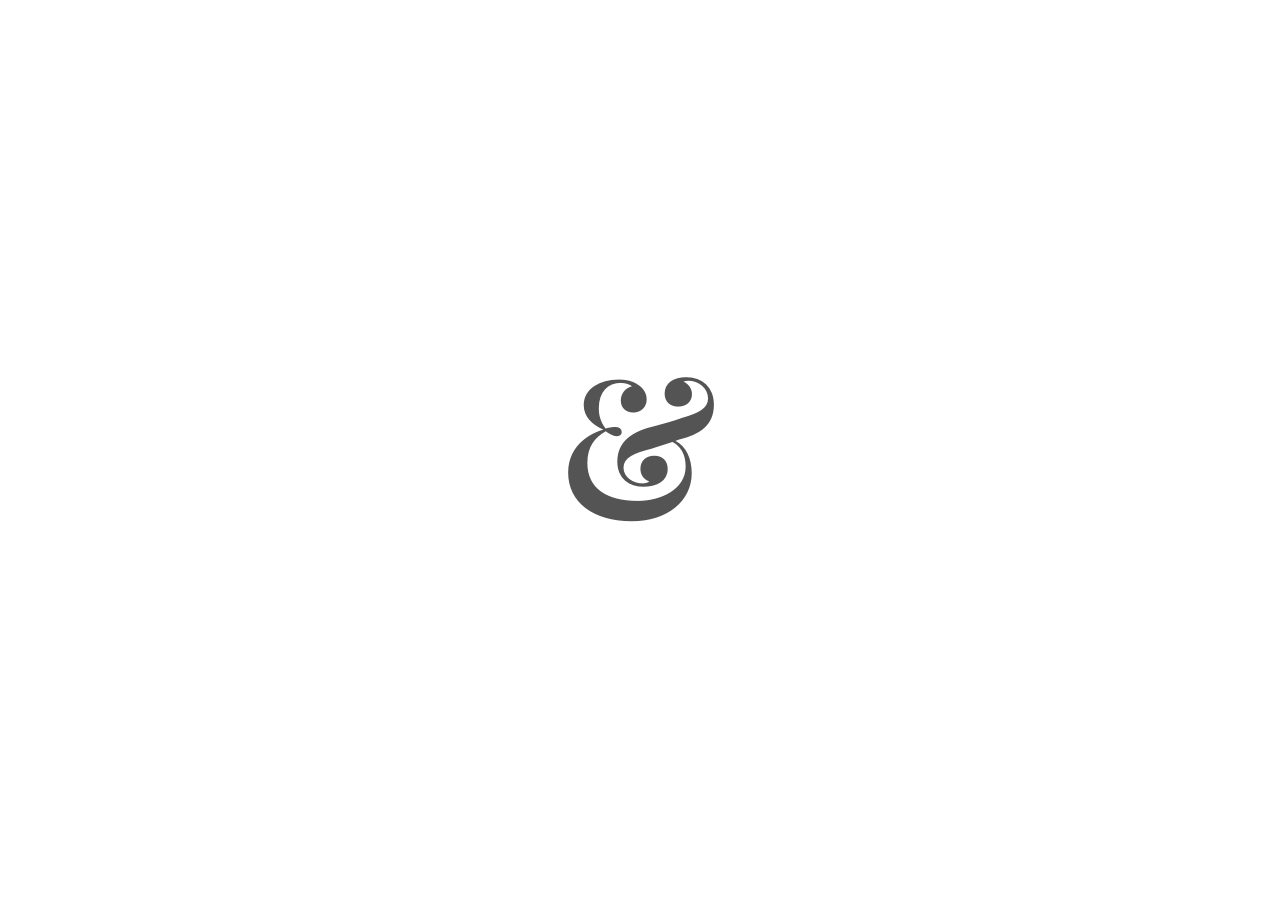
<file: index.html>
<!-- 

/////////////////////////////////////////////////////

Hey there!

Are you Looking for something meaningful to work on, please send a message to jeremy@weadventure.org or call on +46 76 03 70 858.

We would love to hear from you!

Warm regards,

Jeremy

/////////////////////////////////////////////////////

-->

<!DOCTYPE html>
<html>
<head>
    <meta charset="UTF-8">
    <meta name="viewport" content="width=device-width, initial-scale=1, maximum-scale=1, user-scalable=no">
    <meta name="apple-mobile-web-app-capable" content="yes" />
    <meta name="keywords" content="jeremy, boom, jeremy boom, designer, business">
    <meta property="og:url" content="https://jeremyboom8.github.io/portfolio/" />
    <meta property="og:title" content="Jeremy Boom | Designer &amp; social entrepreneur" />
    <meta property="og:description" content="Hello I'm Jeremy, I'm passionate about social impact, sustainability and the internet." />
    <meta property="description" content="Hello I'm Jeremy, I'm passionate about social impact, sustainability and the internet." />
    <meta property="og:image" content="https://jeremyboom8.github.io/portfolio/bg_header.png" />
    <link rel="shortcut icon" type="image/png" href="favicon.png" />
    <title>Jeremy Boom | Designer &amp; Social Entrepreneur</title>
    <style>
        img {
            vertical-align: middle;
            max-width: 100%;
            height: auto;
        }
        
        body {
            background: #20252B;
            color: rgb(245, 245, 245);
            color: rgba(245, 245, 245, .7);
            -webkit-font-smoothing: antialiased;
            -webkit-text-size-adjust: 100%;
        }
        
        section {
            overflow: hidden;
        }
        
        ::selection {
            background: #161a1b;
            color: #fff;
        }
        
        ::-moz-selection {
            background: #161a1b;
            color: #fff;
        }
        
        .main {
            text-align: center;
            position: absolute;
            overflow: hidden;
            display: table-cell;
            height: 100%;
            width: 100%;
            left: 0;
            top: 0;
        }
        
        .skin,
        .layer {
            display: block;
            height: 100%;
            width: 100%;
            padding: 0;
            margin: 0;
        }
        
        .skin {
            position: relative;
            overflow: hidden;
        }
        
        .layer {
            position: absolute;
        }
        
        .layer div {
            -webkit-transform: translate3d(0, 0, 0);
            -moz-transform: translate3d(0, 0, 0);
            transform: translate3d(0, 0, 0);
            -webkit-transform-style: preserve-3d;
            -moz-transform-style: preserve-3d;
            transform-style: preserve-3d;
            -webkit-backface-visibility: hidden;
            -moz-backface-visibility: hidden;
            backface-visibility: hidden;
        }
        
        .background {
            background: url("splash/splash.jpg") no-repeat 50% 100%;
            bottom: -20px;
            background-size: cover;
            position: absolute;
            width: 110%;
            left: -5%;
            top: -5%;
        }
        
        .hero {
            max-width: 274px;
            margin: 0 auto;
        }
        
        @media all and (min-width: 400px) {
            .hero {
                max-width: 550px;
            }
        }
        
        @media all and (min-width: 700px) {
            .hero {
                max-width: 560px;
            }
        }
        
        @media all and (min-width: 900px) {
            .hero {
                max-width: 650px;
            }
        }
        
        @media all and (min-width: 1200px) {}
        
        @media all and (min-width: 1400px) {}
        
        @media all and (min-width: 1600px) {}
        
        @media all and (min-width: 1920px) {}
    </style>
    <script src="https://code.jquery.com/jquery-1.11.3.min.js"></script>
</head>

<body>
    <div class="fakeloader"></div>
    <div class="main">
        <ul id="skin" class="skin" data-friction-x="0.1" data-friction-y="0.1" data-scalar-x="25" data-scalar-y="15">
            <li class="layer" data-depth="0.20">
                <div class="background"></div>
            </li>
            <li class="layer" data-depth="0.30">
                <div class="hero">
                    <a href="main.html"><img src="splash/jb.svg" width="500" height="500"></a>
                </div>
            </li>
        </ul>
    </div>
    <script>
        $(document).ready(function() {
            $(".fakeloader").fakeLoader({
                timeToHide: 2100,
                bgColor: "#ffffff",
                imagePath: "splash/loading.png"
            });
        });
    </script>
    <script>
        /*** jQuery || Zepto Parallax Plugin* @author Matthew Wagerfield - @wagerfield* @description Creates a parallax effect between an array of layers,* driving the motion from the gyroscope output of a smartdevice.* If no gyroscope is available, the cursor position is used.*/ //============================================================//// The MIT License//// Copyright (C) 2014 Matthew Wagerfield - @wagerfield//// Permission is hereby granted, free of charge, to any// person obtaining a copy of this software and associated// documentation files (the "Software"), to deal in the// Software without restriction, including without limitation// the rights to use, copy, modify, merge, publish, distribute,// sublicense, and/or sell copies of the Software, and to// permit persons to whom the Software is furnished to do// so, subject to the following conditions://// The above copyright notice and this permission notice// shall be included in all copies or substantial portions// of the Software.//// THE SOFTWARE IS PROVIDED "AS IS", WITHOUT WARRANTY// OF ANY KIND, EXPRESS OR IMPLIED, INCLUDING BUT NOT// LIMITED TO THE WARRANTIES OF MERCHANTABILITY, FITNESS// FOR A PARTICULAR PURPOSE AND NONINFRINGEMENT. IN NO// EVENT SHALL THE AUTHORS OR COPYRIGHT HOLDERS BE LIABLE// FOR ANY CLAIM, DAMAGES OR OTHER LIABILITY, WHETHER IN// AN ACTION OF CONTRACT, TORT OR OTHERWISE, ARISING FROM,// OUT OF OR IN CONNECTION WITH THE SOFTWARE OR THE USE// OR OTHER DEALINGS IN THE SOFTWARE.////============================================================/*** Request Animation Frame Polyfill.* @author Tino Zijdel* @author Paul Irish* @see https://gist.github.com/paulirish/1579671*/
        function initializeSite() {
            "use strict";
            ! function() {
                function t() {
                    var t = $(".hero"),
                        i = t.height(),
                        e = $(window).height(),
                        s = (e - i) / 2;
                    t.css({
                        "margin-top": s + "px"
                    })
                }
                $(document).ready(t), $(window).resize(t)
            }(), $("#skin").parallax()
        }
        $(window).load(function() {
                initializeSite(),
                    function() {
                        setTimeout(function() {
                            window.scrollTo(0, 0)
                        }, 0)
                    }()
            }),
            function(t, i, e, s) {
                "use strict";

                function n(i, e) {
                    this.element = i, this.$context = t(i).data("api", this), this.$layers = this.$context.find(".layer");
                    var s = {
                        calibrateX: this.$context.data("calibrate-x") || null,
                        calibrateY: this.$context.data("calibrate-y") || null,
                        invertX: this.$context.data("invert-x") || null,
                        invertY: this.$context.data("invert-y") || null,
                        limitX: parseFloat(this.$context.data("limit-x")) || null,
                        limitY: parseFloat(this.$context.data("limit-y")) || null,
                        scalarX: parseFloat(this.$context.data("scalar-x")) || null,
                        scalarY: parseFloat(this.$context.data("scalar-y")) || null,
                        frictionX: parseFloat(this.$context.data("friction-x")) || null,
                        frictionY: parseFloat(this.$context.data("friction-y")) || null,
                        originX: parseFloat(this.$context.data("origin-x")) || null,
                        originY: parseFloat(this.$context.data("origin-y")) || null
                    };
                    for (var n in s) null === s[n] && delete s[n];
                    t.extend(this, r, e, s), this.calibrationTimer = null, this.calibrationFlag = !0, this.enabled = !1, this.depths = [], this.raf = null, this.bounds = null, this.ex = 0, this.ey = 0, this.ew = 0, this.eh = 0, this.ecx = 0, this.ecy = 0, this.erx = 0, this.ery = 0, this.cx = 0, this.cy = 0, this.ix = 0, this.iy = 0, this.mx = 0, this.my = 0, this.vx = 0, this.vy = 0, this.onMouseMove = this.onMouseMove.bind(this), this.onDeviceOrientation = this.onDeviceOrientation.bind(this), this.onOrientationTimer = this.onOrientationTimer.bind(this), this.onCalibrationTimer = this.onCalibrationTimer.bind(this), this.onAnimationFrame = this.onAnimationFrame.bind(this), this.onWindowResize = this.onWindowResize.bind(this), this.initialise()
                }
                var o = "parallax",
                    a = 30,
                    r = {
                        relativeInput: !1,
                        clipRelativeInput: !1,
                        calibrationThreshold: 100,
                        calibrationDelay: 500,
                        supportDelay: 500,
                        calibrateX: !1,
                        calibrateY: !0,
                        invertX: !0,
                        invertY: !0,
                        limitX: !1,
                        limitY: !1,
                        scalarX: 10,
                        scalarY: 10,
                        frictionX: .1,
                        frictionY: .1,
                        originX: .5,
                        originY: .5
                    };
                n.prototype.transformSupport = function(t) {
                    for (var n = e.createElement("div"), o = !1, a = null, r = !1, h = null, l = null, c = 0, p = this.vendors.length; p > c; c++)
                        if (null !== this.vendors[c] ? (h = this.vendors[c][0] + "transform", l = this.vendors[c][1] + "Transform") : (h = "transform", l = "transform"), n.style[l] !== s) {
                            o = !0;
                            break
                        }
                    switch (t) {
                        case "2D":
                            r = o;
                            break;
                        case "3D":
                            if (o) {
                                var u = e.body || e.createElement("body"),
                                    m = e.documentElement,
                                    y = m.style.overflow;
                                e.body || (m.style.overflow = "hidden", m.appendChild(u), u.style.overflow = "hidden", u.style.background = ""), u.appendChild(n), n.style[l] = "translate3d(1px,1px,1px)", a = i.getComputedStyle(n).getPropertyValue(h), r = a !== s && a.length > 0 && "none" !== a, m.style.overflow = y, u.removeChild(n)
                            }
                    }
                    return r
                }, n.prototype.ww = null, n.prototype.wh = null, n.prototype.wcx = null, n.prototype.wcy = null, n.prototype.wrx = null, n.prototype.wry = null, n.prototype.portrait = null, n.prototype.desktop = !navigator.userAgent.match(/(iPhone|iPod|iPad|Android|BlackBerry|BB10|mobi|tablet|opera mini|nexus 7)/i), n.prototype.vendors = [null, ["-webkit-", "webkit"],
                    ["-moz-", "Moz"],
                    ["-o-", "O"],
                    ["-ms-", "ms"]
                ], n.prototype.motionSupport = !!i.DeviceMotionEvent, n.prototype.orientationSupport = !!i.DeviceOrientationEvent, n.prototype.orientationStatus = 0, n.prototype.transform2DSupport = n.prototype.transformSupport("2D"), n.prototype.transform3DSupport = n.prototype.transformSupport("3D"), n.prototype.propertyCache = {}, n.prototype.initialise = function() {
                    "static" === this.$context.css("position") && this.$context.css({
                        position: "relative"
                    }), this.accelerate(this.$context), this.updateLayers(), this.updateDimensions(), this.enable(), this.queueCalibration(this.calibrationDelay)
                }, n.prototype.updateLayers = function() {
                    this.$layers = this.$context.find(".layer"), this.depths = [], this.$layers.css({
                        position: "absolute",
                        display: "block",
                        left: 0,
                        top: 0
                    }), this.$layers.first().css({
                        position: "relative"
                    }), this.accelerate(this.$layers), this.$layers.each(t.proxy(function(i, e) {
                        this.depths.push(t(e).data("depth") || 0)
                    }, this))
                }, n.prototype.updateDimensions = function() {
                    this.ww = i.innerWidth, this.wh = i.innerHeight, this.wcx = this.ww * this.originX, this.wcy = this.wh * this.originY, this.wrx = Math.max(this.wcx, this.ww - this.wcx), this.wry = Math.max(this.wcy, this.wh - this.wcy)
                }, n.prototype.updateBounds = function() {
                    this.bounds = this.element.getBoundingClientRect(), this.ex = this.bounds.left, this.ey = this.bounds.top, this.ew = this.bounds.width, this.eh = this.bounds.height, this.ecx = this.ew * this.originX, this.ecy = this.eh * this.originY, this.erx = Math.max(this.ecx, this.ew - this.ecx), this.ery = Math.max(this.ecy, this.eh - this.ecy)
                }, n.prototype.queueCalibration = function(t) {
                    clearTimeout(this.calibrationTimer), this.calibrationTimer = setTimeout(this.onCalibrationTimer, t)
                }, n.prototype.enable = function() {
                    this.enabled || (this.enabled = !0, this.orientationSupport ? (this.portrait = null, i.addEventListener("deviceorientation", this.onDeviceOrientation), setTimeout(this.onOrientationTimer, this.supportDelay)) : (this.cx = 0, this.cy = 0, this.portrait = !1, i.addEventListener("mousemove", this.onMouseMove)), i.addEventListener("resize", this.onWindowResize), this.raf = requestAnimationFrame(this.onAnimationFrame))
                }, n.prototype.disable = function() {
                    this.enabled && (this.enabled = !1, this.orientationSupport ? i.removeEventListener("deviceorientation", this.onDeviceOrientation) : i.removeEventListener("mousemove", this.onMouseMove), i.removeEventListener("resize", this.onWindowResize), cancelAnimationFrame(this.raf))
                }, n.prototype.calibrate = function(t, i) {
                    this.calibrateX = t === s ? this.calibrateX : t, this.calibrateY = i === s ? this.calibrateY : i
                }, n.prototype.invert = function(t, i) {
                    this.invertX = t === s ? this.invertX : t, this.invertY = i === s ? this.invertY : i
                }, n.prototype.friction = function(t, i) {
                    this.frictionX = t === s ? this.frictionX : t, this.frictionY = i === s ? this.frictionY : i
                }, n.prototype.scalar = function(t, i) {
                    this.scalarX = t === s ? this.scalarX : t, this.scalarY = i === s ? this.scalarY : i
                }, n.prototype.limit = function(t, i) {
                    this.limitX = t === s ? this.limitX : t, this.limitY = i === s ? this.limitY : i
                }, n.prototype.origin = function(t, i) {
                    this.originX = t === s ? this.originX : t, this.originY = i === s ? this.originY : i
                }, n.prototype.clamp = function(t, i, e) {
                    return t = Math.max(t, i), t = Math.min(t, e)
                }, n.prototype.css = function(i, e, n) {
                    var o = this.propertyCache[e];
                    if (!o)
                        for (var a = 0, r = this.vendors.length; r > a; a++)
                            if (o = null !== this.vendors[a] ? t.camelCase(this.vendors[a][1] + "-" + e) : e, i.style[o] !== s) {
                                this.propertyCache[e] = o;
                                break
                            }
                    i.style[o] = n
                }, n.prototype.accelerate = function(t) {
                    for (var i = 0, e = t.length; e > i; i++) {
                        var s = t[i];
                        this.css(s, "transform", "translate3d(0,0,0)"), this.css(s, "transform-style", "preserve-3d"), this.css(s, "backface-visibility", "hidden")
                    }
                }, n.prototype.setPosition = function(t, i, e) {
                    i += "px", e += "px", this.transform3DSupport ? this.css(t, "transform", "translate3d(" + i + "," + e + ",0)") : this.transform2DSupport ? this.css(t, "transform", "translate(" + i + "," + e + ")") : (t.style.left = i, t.style.top = e)
                }, n.prototype.onOrientationTimer = function(t) {
                    this.orientationSupport && 0 === this.orientationStatus && (this.disable(), this.orientationSupport = !1, this.enable())
                }, n.prototype.onCalibrationTimer = function(t) {
                    this.calibrationFlag = !0
                }, n.prototype.onWindowResize = function(t) {
                    this.updateDimensions()
                }, n.prototype.onAnimationFrame = function() {
                    this.updateBounds();
                    var t = this.ix - this.cx,
                        i = this.iy - this.cy;
                    (Math.abs(t) > this.calibrationThreshold || Math.abs(i) > this.calibrationThreshold) && this.queueCalibration(0), this.portrait ? (this.mx = this.calibrateX ? i : this.iy, this.my = this.calibrateY ? t : this.ix) : (this.mx = this.calibrateX ? t : this.ix, this.my = this.calibrateY ? i : this.iy), this.mx *= this.ew * (this.scalarX / 100), this.my *= this.eh * (this.scalarY / 100), isNaN(parseFloat(this.limitX)) || (this.mx = this.clamp(this.mx, -this.limitX, this.limitX)), isNaN(parseFloat(this.limitY)) || (this.my = this.clamp(this.my, -this.limitY, this.limitY)), this.vx += (this.mx - this.vx) * this.frictionX, this.vy += (this.my - this.vy) * this.frictionY;
                    for (var e = 0, s = this.$layers.length; s > e; e++) {
                        var n = this.depths[e],
                            o = this.$layers[e],
                            a = this.vx * n * (this.invertX ? -1 : 1),
                            r = this.vy * n * (this.invertY ? -1 : 1);
                        this.setPosition(o, a, r)
                    }
                    this.raf = requestAnimationFrame(this.onAnimationFrame)
                }, n.prototype.onDeviceOrientation = function(t) {
                    if (!this.desktop && null !== t.beta && null !== t.gamma) {
                        this.orientationStatus = 1;
                        var e = (t.beta || 0) / a,
                            s = (t.gamma || 0) / a,
                            n = i.innerHeight > i.innerWidth;
                        this.portrait !== n && (this.portrait = n, this.calibrationFlag = !0), this.calibrationFlag && (this.calibrationFlag = !1, this.cx = e, this.cy = s), this.ix = e, this.iy = s
                    }
                }, n.prototype.onMouseMove = function(t) {
                    var i = t.clientX,
                        e = t.clientY;
                    !this.orientationSupport && this.relativeInput ? (this.clipRelativeInput && (i = Math.max(i, this.ex), i = Math.min(i, this.ex + this.ew), e = Math.max(e, this.ey), e = Math.min(e, this.ey + this.eh)), this.ix = (i - this.ex - this.ecx) / this.erx, this.iy = (e - this.ey - this.ecy) / this.ery) : (this.ix = (i - this.wcx) / this.wrx, this.iy = (e - this.wcy) / this.wry)
                };
                var h = {
                    enable: n.prototype.enable,
                    disable: n.prototype.disable,
                    updateLayers: n.prototype.updateLayers,
                    calibrate: n.prototype.calibrate,
                    friction: n.prototype.friction,
                    invert: n.prototype.invert,
                    scalar: n.prototype.scalar,
                    limit: n.prototype.limit,
                    origin: n.prototype.origin
                };
                t.fn[o] = function(i) {
                    var e = arguments;
                    return this.each(function() {
                        var s = t(this),
                            a = s.data(o);
                        a || (a = new n(this, i), s.data(o, a)), h[i] && a[i].apply(a, Array.prototype.slice.call(e, 1))
                    })
                }
            }(window.jQuery || window.Zepto, window, document),
            function() {
                for (var t = 0, i = ["ms", "moz", "webkit", "o"], e = 0; e < i.length && !window.requestAnimationFrame; ++e) window.requestAnimationFrame = window[i[e] + "RequestAnimationFrame"], window.cancelAnimationFrame = window[i[e] + "CancelAnimationFrame"] || window[i[e] + "CancelRequestAnimationFrame"];
                window.requestAnimationFrame || (window.requestAnimationFrame = function(i, e) {
                    var s = (new Date).getTime(),
                        n = Math.max(0, 16 - (s - t)),
                        o = window.setTimeout(function() {
                            i(s + n)
                        }, n);
                    return t = s + n, o
                }), window.cancelAnimationFrame || (window.cancelAnimationFrame = function(t) {
                    clearTimeout(t)
                })
            }();
    </script>
    <script>
        (function(b) {
            b.fn.fakeLoader = function(m) {
                var f = b.extend({
                    timeToHide: 1400,
                    pos: "fixed",
                    top: "0px",
                    left: "0px",
                    width: "100%",
                    height: "100%",
                    zIndex: "999",
                    bgColor: "#2ecc71",
                    spinner: "spinner7",
                    imagePath: ""
                }, m);
                var l = '<div class="fl spinner1"><div class="double-bounce1"></div><div class="double-bounce2"></div></div>';
                var k = '<div class="fl spinner2"><div class="spinner-container container1"><div class="circle1"></div><div class="circle2"></div><div class="circle3"></div><div class="circle4"></div></div><div class="spinner-container container2"><div class="circle1"></div><div class="circle2"></div><div class="circle3"></div><div class="circle4"></div></div><div class="spinner-container container3"><div class="circle1"></div><div class="circle2"></div><div class="circle3"></div><div class="circle4"></div></div></div>';
                var j = '<div class="fl spinner3"><div class="dot1"></div><div class="dot2"></div></div>';
                var i = '<div class="fl spinner4"></div>';
                var h = '<div class="fl spinner5"><div class="cube1"></div><div class="cube2"></div></div>';
                var g = '<div class="fl spinner6"><div class="rect1"></div><div class="rect2"></div><div class="rect3"></div><div class="rect4"></div><div class="rect5"></div></div>';
                var e = '<div class="fl spinner7"><div class="circ1"></div><div class="circ2"></div><div class="circ3"></div><div class="circ4"></div></div>';
                var d = b(this);
                var c = {
                    position: f.pos,
                    width: f.width,
                    height: f.height,
                    top: f.top,
                    left: f.left
                };
                d.css(c);
                d.each(function() {
                    var n = f.spinner;
                    switch (n) {
                        case "spinner1":
                            d.html(l);
                            break;
                        case "spinner2":
                            d.html(k);
                            break;
                        case "spinner3":
                            d.html(j);
                            break;
                        case "spinner4":
                            d.html(i);
                            break;
                        case "spinner5":
                            d.html(h);
                            break;
                        case "spinner6":
                            d.html(g);
                            break;
                        case "spinner7":
                            d.html(e);
                            break;
                        default:
                            d.html(l)
                    }
                    if (f.imagePath != "") {
                        d.html('<div class="fl"><img src="' + f.imagePath + '"></div>');
                        a()
                    }
                });
                setTimeout(function() {
                    b(d).fadeOut()
                }, f.timeToHide);
                return this.css({
                    backgroundColor: f.bgColor,
                    zIndex: f.zIndex
                })
            };

            function a() {
                var c = b(window).width();
                var e = b(window).height();
                var d = b(".fl").outerWidth();
                var f = b(".fl").outerHeight();
                b(".fl").css({
                    position: "absolute",
                    left: (c / 2) - (d / 2),
                    top: (e / 2) - (f / 2)
                })
            }
            b(window).load(function() {
                a();
                b(window).resize(function() {
                    a()
                })
            })
        }(jQuery));
    </script>
</body>

</html>
</file>
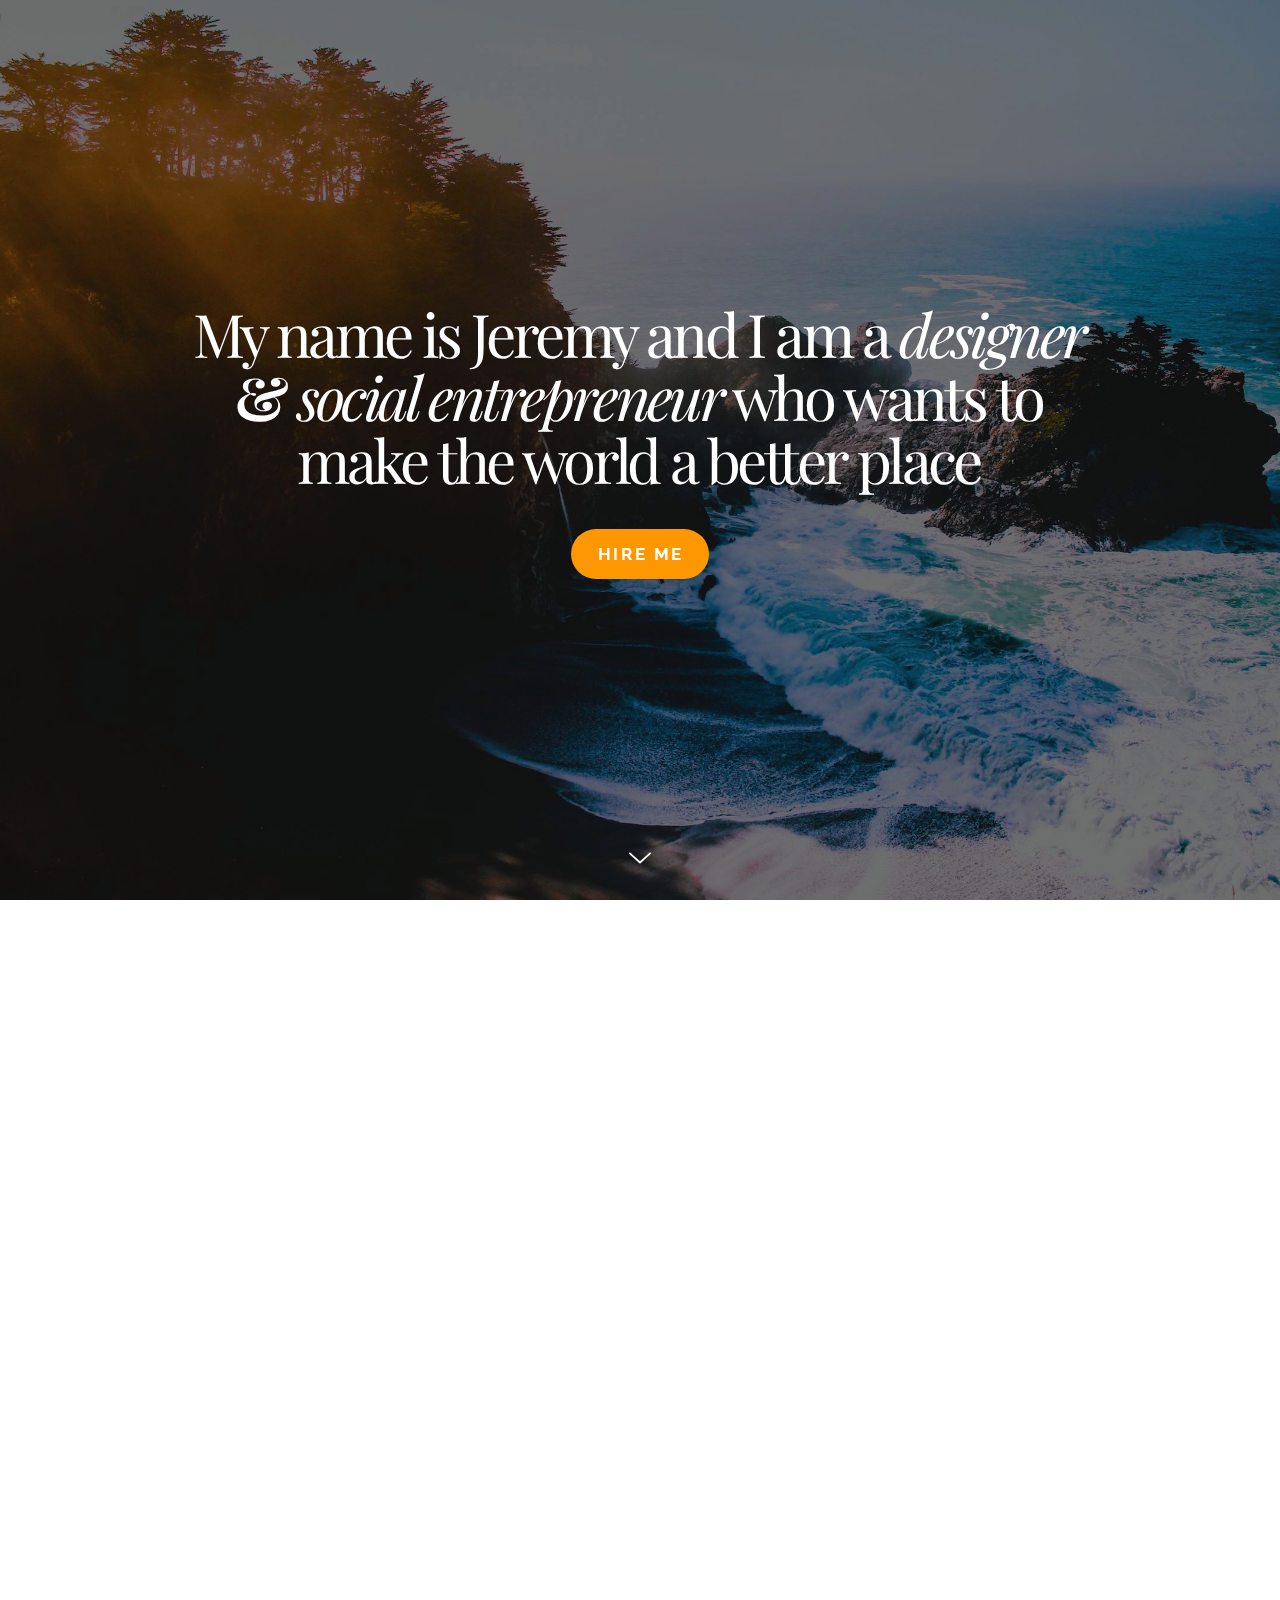
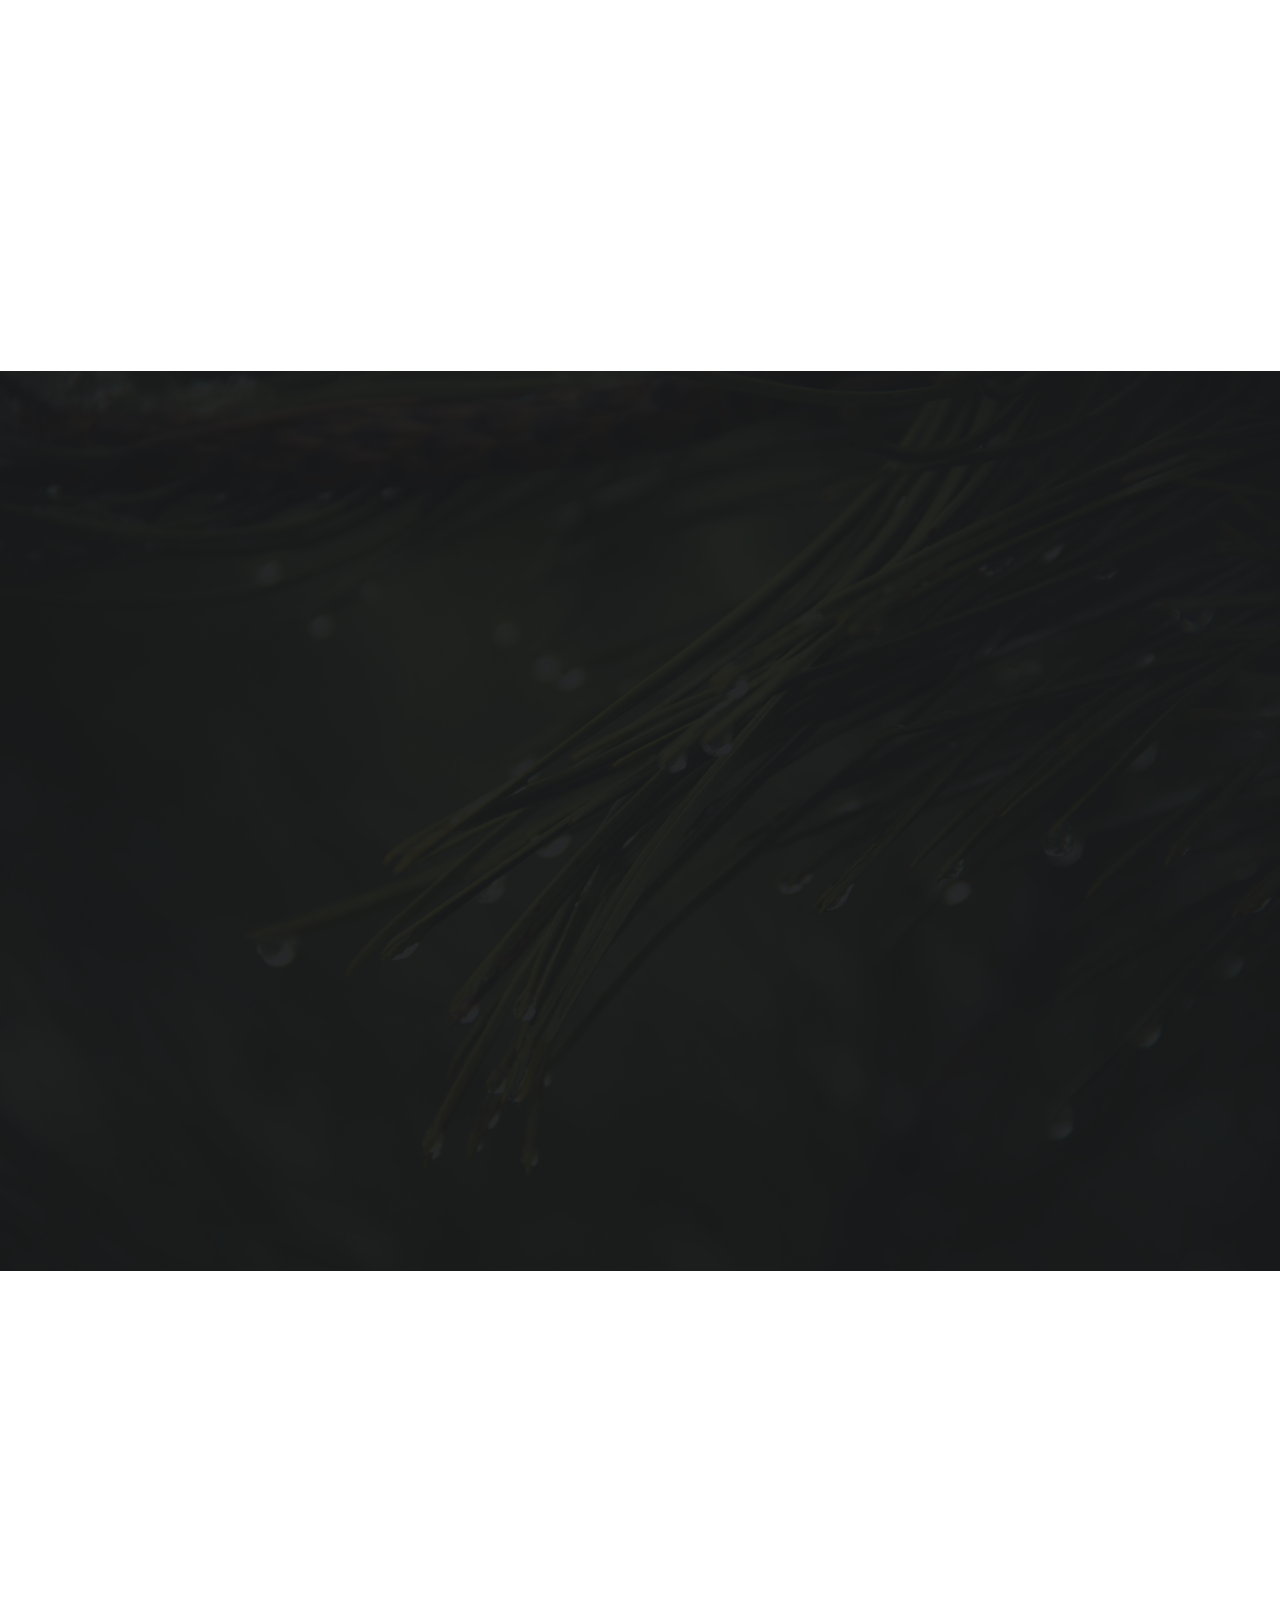
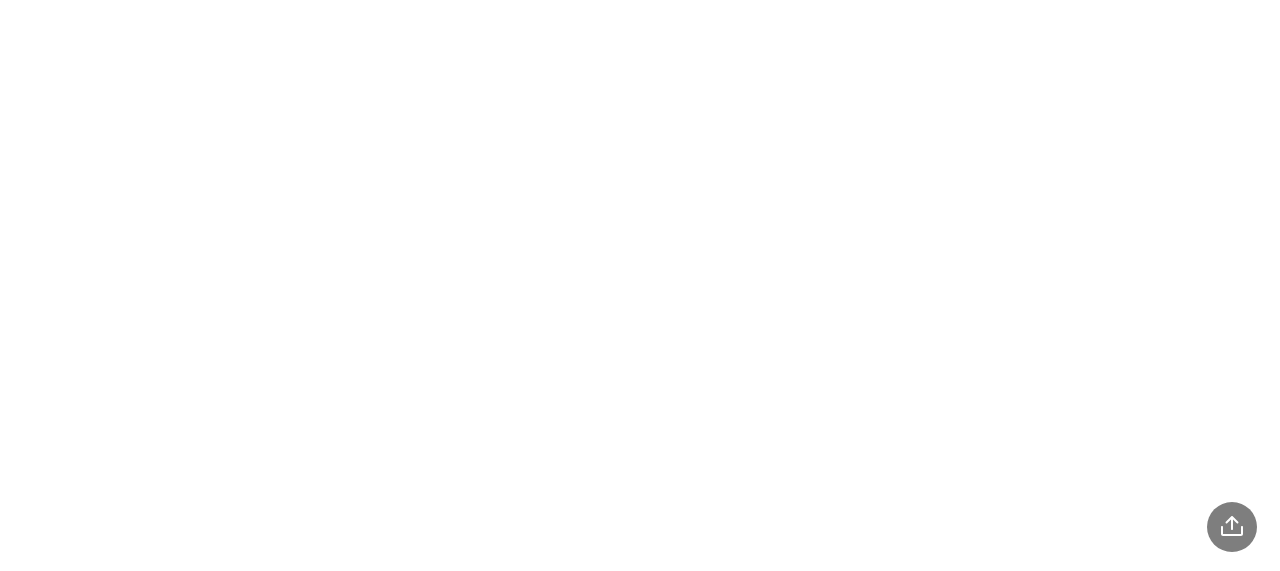
<file: main.html>
<!-- 

/////////////////////////////////////////////////////

Hey there!

Are you Looking for something meaningful to work on, please send a message to jeremy@weadventure.org or call on +46 76 03 70 858.

We would love to hear from you!

Warm regards,

Jeremy

/////////////////////////////////////////////////////

-->

<!DOCTYPE html>
<html>
<head>
    <meta charset="UTF-8">
    <meta name="viewport" content="width=device-width, height=device-height, initial-scale=1.0, user-scalable=no">
    <meta name="apple-mobile-web-app-capable" content="yes" />

    <meta name="keywords" content="jeremy, boom, jeremy boom, designer, business, social entrepreneur, social, design, lund, sweden, third culture kid">
    <meta property="og:url" content="https://jeremyboom8.github.io/portfolio/" />
    <meta property="og:title" content="Jeremy Boom | Designer &amp; social entrepreneur" />
    <meta property="og:description" content="Hello I'm Jeremy, I'm passionate about social impact, sustainability and the internet." />
    <meta property="description" content="Hello I'm Jeremy, I'm passionate about social impact, sustainability and the internet." />
    <meta property="og:image" content="https://jeremyboom8.github.io/portfolio/bg_header.png" />
    <link rel="shortcut icon" type="image/png" href="favicon.png" />

    <title>Jeremy Boom | Designer &amp; Social Entrepreneur</title>

    <link href="https://fonts.googleapis.com/css?family=Playfair+Display:400,700,400italic,700italic|Raleway:300,500,800|Source+Sans+Pro:100,300,400,600,700,900" rel="stylesheet" type="text/css" />
    <link rel="stylesheet" href="assets/main-min.css" name="main-styles">
    <script src="https://code.jquery.com/jquery-1.12.1.min.js" name="jquery"></script>
    <script src="assets/plugins-min.js" type="text/javascript" name="plugins"></script>
    <script src="assets/main-min.js" type="text/javascript" name="main-scripts"></script>
</head>
<body class="slides scroll defaultScroll animated">
            
<svg xmlns="http://www.w3.org/2000/svg" style="display:none">

  <symbol id="instagram" viewBox="0 0 24 24"><path d="M24,2.5C23.8,1.1,22.7,0,21.2,0C15.1,0,8.9,0,2.8,0C2.6,0,2.4,0,2.3,0C0.9,0.3,0,1.4,0,2.8C0,5.9,0,8.9,0,12
        c0,3.1,0,6.1,0,9.2c0,0.2,0,0.3,0,0.5C0.2,23,1.4,24,2.7,24c6.2,0,12.4,0,18.5,0c0.1,0,0.2,0,0.3,0c1.4-0.2,2.4-1.3,2.4-2.7
        c0-6.2,0-12.4,0-18.5C24,2.7,24,2.6,24,2.5z M12,7.4c2.5,0,4.6,2.1,4.6,4.6c0,2.6-2.1,4.6-4.6,4.6c-2.6,0-4.6-2.1-4.6-4.6
        C7.4,9.5,9.5,7.4,12,7.4z M21.2,10.3c0,3.3,0,6.6,0,9.9c0,0.6-0.4,1-1,1c-5.1,0-10.3,0-15.4,0c-0.4,0-0.7,0-1.1,0c-0.6,0-1-0.4-1-1
        c0-3.3,0-6.7,0-10c0,0,0-0.1,0-0.1c0.7,0,1.4,0,2.1,0c-0.5,1.9-0.3,3.7,0.7,5.4c0.7,1.2,1.6,2.2,2.9,2.9c2.4,1.4,5.5,1.2,7.8-0.3
        c1.3-0.9,2.2-2,2.8-3.5c0.5-1.5,0.6-2.9,0.2-4.4c0.7,0,1.4,0,2.1,0C21.2,10.2,21.2,10.2,21.2,10.3z M21.2,6.4c0,0.5-0.4,0.9-1,0.9
        c0,0,0,0,0,0c-0.4,0-0.9,0-1.3,0c-0.5,0-0.9,0-1.4,0c-0.5,0-0.9-0.4-0.9-0.9c0-0.9,0-1.9,0-2.8c0-0.5,0.4-0.9,0.9-0.9
        c0.9,0,1.8,0,2.7,0c0.5,0,0.9,0.4,0.9,0.9C21.2,4.6,21.2,5.5,21.2,6.4z"/></symbol>

  <symbol id="share" viewBox="0 0 22 22"><path d="M21 10c-.6 0-1 .4-1 1v7h-18v-7c0-.6-.4-1-1-1s-1 .4-1 1v7c0 1.1.9 2 2 2h18c1.1 0 2-.9 2-2v-7c0-.6-.4-1-1-1zM5.5 7.5c.3 0 .5-.1.7-.3l3.8-3.8v9.6c0 .6.4 1 1 1s1-.4 1-1v-9.6l3.8 3.8c.2.2.5.3.7.3s.5-.1.7-.3c.4-.4.4-1 0-1.4l-5.5-5.5c-.1-.1-.2-.2-.3-.2-.2-.1-.5-.1-.8 0l-.3.2-5.5 5.5c-.4.4-.4 1 0 1.4.2.2.4.3.7.3z"/></symbol>
  
  <symbol id="facebook" viewBox="0 0 24 24"><path d="M24 1.3v21.3c0 .7-.6 1.3-1.3 1.3h-6.1v-9.3h3.1l.5-3.6h-3.6v-2.2c0-1.1.3-1.8 1.8-1.8h1.9v-3.2c-.3 0-1.5-.1-2.8-.1-2.8 0-4.7 1.7-4.7 4.8v2.7h-3.1v3.6h3.1v9.2h-11.5c-.7 0-1.3-.6-1.3-1.3v-21.4c0-.7.6-1.3 1.3-1.3h21.3c.8 0 1.4.6 1.4 1.3z"/></symbol>
   
  <symbol id="fb-like" viewBox="0 0 20 20"><path d="M0 8v12h5v-12h-5zm2.5 10.8c-.4 0-.8-.3-.8-.8 0-.4.3-.8.8-.8s.8.3.8.8c0 .4-.4.8-.8.8zm3.5-.8h9.5c1.1 0 1.7-1 1.7-1.7 0-.3-.4-1-.4-1 1.4-.3 1.7-1.2 1.7-1.7-.1-.5-.3-.9-.5-1 1-.4 1.5-1.1 1.4-1.9-.1-.8-1-1.5-1-1.5 1-.6.9-1.5.9-1.5-.3-1.3-1.5-1.7-1.7-1.7h-5.6s.3-.5.3-2.4-1.3-3.6-2.6-3.6c0 0-.7.1-1 .3v3.5l-2.7 4.4v9.8z"/></symbol>
  
  <symbol id="twitter" viewBox="0 1 24 23"><path d="M21.5 7.6v.6c0 6.6-5 14.1-14 14.1-2.8 0-5.4-.8-7.6-2.2l1.2.1c2.3 0 4.4-.8 6.1-2.1-2.2 0-4-1.5-4.6-3.4.3.1.6.1.9.1.5 0 .9-.1 1.3-.2-2.1-.6-3.8-2.6-3.8-5 .7.4 1.4.6 2.2.6-1.3-.9-2.2-2.4-2.2-4.1 0-.9.2-1.8.7-2.5 2.4 3 6.1 5 10.2 5.2-.1-.4-.1-.7-.1-1.1 0-2.7 2.2-5 4.9-5 1.4 0 2.7.6 3.6 1.6 1-.3 2.1-.7 3-1.3-.4 1.2-1.1 2.1-2.2 2.7 1-.1 1.9-.4 2.8-.8-.6 1.1-1.4 2-2.4 2.7z"/></symbol>
  
  <symbol id="pinterest" viewBox="0 0 24 24"><path d="M5.9 13.9c1.2-2-.4-2.5-.6-4-1-6.1 7.1-10.2 11.4-6 2.9 2.9 1 12-3.7 11-4.6-.9 2.2-8.1-1.4-9.5-3-1.1-4.6 3.6-3.2 5.9-.8 4-2.5 7.7-1.8 12.7 2.3-1.7 3.1-4.8 3.7-8.1 1.2.7 1.8 1.4 3.3 1.5 5.5.4 8.6-5.4 7.8-10.7-.7-4.7-5.5-7.1-10.6-6.6-4.1.4-8.1 3.7-8.3 8.3-.1 2.8.7 4.9 3.4 5.5z"/></symbol>
  
  <symbol id="googlePlus" viewBox="0 0 24 24"><path d="M7.8 13.5h4.6c-.6 2-2.5 3.4-4.6 3.4-2.7 0-4.9-2.2-4.9-4.9s2.2-4.9 4.9-4.9c1.1 0 2.1.3 3 1l1.8-2.4c-1.4-1.1-3-1.6-4.8-1.6-4.3 0-7.9 3.5-7.9 7.9s3.5 7.9 7.9 7.9 7.9-3.5 7.9-7.9v-1.5h-7.9v3zM21.7 11v-2.2h-2v2.2h-2.2v2h2.2v2.2h2v-2.2h2.2v-2z"/></symbol>
    
  <symbol id="linkedin" viewBox="0 0 24 24"><path d="M22.2 0h-20.4c-1 0-1.8.8-1.8 1.7v20.7c0 1 .8 1.7 1.8 1.7h20.5c1 0 1.8-.8 1.8-1.7v-20.7c-.1-.9-.9-1.7-1.9-1.7zm-14.9 20.2h-3.6v-10.9h3.6v10.9zm-1.8-12.4c-1.2 0-2-.8-2-1.9 0-1.1.8-1.9 2.1-1.9 1.2 0 2 .8 2 1.9-.1 1.1-.9 1.9-2.1 1.9zm14.8 12.4h-3.6v-5.8c0-1.5-.5-2.5-1.8-2.5-1 0-1.6.7-1.9 1.3-.1.2-.1.6-.1.9v6.1h-3.6v-10.9h3.6v1.5c.5-.7 1.3-1.8 3.3-1.8 2.4 0 4.2 1.6 4.2 4.9v6.3z"/></symbol>
  
  <symbol id="arrow-down" viewBox="0 0 24 24"><path d="M12 18c-.2 0-.5-.1-.7-.3l-11-10c-.4-.4-.4-1-.1-1.4.4-.4 1-.4 1.4-.1l10.4 9.4 10.3-9.4c.4-.4 1-.3 1.4.1.4.4.3 1-.1 1.4l-11 10c-.1.2-.4.3-.6.3z"/></symbol>

</svg>

<style>
  .button.template-thumbnail-9{
     box-shadow:0 2px 10px rgba(0,0,0,0.15), 0 16px 25px rgba(0,0,0,.2);
  }
  .button.template-thumbnail-9:hover {
     box-shadow:0 2px 10px rgba(0,0,0,0.3), 0 16px 25px rgba(0,0,0,.4);
  }
  
  .template-color-9 {
     background:#3C4EB8;
  }
  
  .template-box-9 {
     margin-top:60px;
  }
  
  .template-small-9 {
     color:rgba(255,255,255,0.7);
  }
  .template-small-9 b {
     color:rgba(255,255,255,1);
  }
  
  .slides.whiteSlide .navigation li.selected:after {
     background:#3A4ABB;
  }
    .template-cell-9 {
       padding-bottom:50px;  
    }
  
  @media screen and (min-width:1024px) {
  }
  .btn {
    font-family: "Raleway";
    display: inline-block;
    border-radius: 3px;
    padding: 12px 22px;
    color: #fff;
    border: none;
    outline: none;
    text-decoration: none;
    background: #303030;
    font-size: 22px;
    font-weight: 500;
    vertical-align: top;
    cursor: pointer;
    overflow: hidden;
    -webkit-backface-visibility: hidden;
    position: relative;
    white-space: nowrap;
    -webkit-transform: translate3d(0, 0, 0);
    transform: translate3d(0, 0, 0);
    -webkit-box-shadow: inset 0 -100px 0 rgba(41,41,41,0);
    box-shadow: inset 0 -100px 0 rgba(41,41,41,0);
    -webkit-appearance: none;
    margin-bottom: 20px;
    -webkit-user-select: none !important;
    -moz-user-select: none !important;
    -ms-user-select: none !important;
    user-select: none !important;
    -webkit-transition: 0.25s;
    transition: 0.25s;
}

.btn.uppercase {
    font-size: 17px;
    font-weight: 700;
    padding-top: 15px;
    padding-bottom: 15px;
}
</style>

<section class="slide kenBurns fade-4" data-title="Home">
  <div class="content">
    <div class="container">
      <div class="wrap">
        
        <div class="fix-10-12">
          <h1 class="small ae-1 fromBottom">My name is Jeremy and I am a <em>designer</em> <strong>&</strong> <em>social entrepreneur</em> who wants to make the world a better place</h1>
          <a href="https://jeremyboom.typeform.com/to/tc3w4c" class="btn round orange uppercase ae-2 fromCenter typeform-share" data-mode="2"  style="margin-top:20px;">hire me</a>
        </div>
             
      </div>
    </div>
  </div>
  <div class="background" style="background-image:url(splash/splash.jpg)"></div>
  <nav class="panel bottom ae-1">
    <div class="sections">
      <div class="center"><span class="nextSlide"><svg class="arrowDown"><use xmlns:xlink="http://www.w3.org/1999/xlink" xlink:href="#arrow-down"></use></svg></span></div>
    </div>
  </nav>
</section>

<section class="slide whiteSlide" data-title="My Projects">
  <div class="content">
    <div class="container">
      <div class="wrap">
      
        <div class="fix-10-12 toCenter">
          <h1 class="small ae-1">I'm a World Citizen <strong>&</strong> Environmentalist</h1>
          <div class="ae-2"><p>I'm passionate about social impact, sustainability and the internet. I really enjoy designing digital experiences. Below are current and recent projects.</p></div>
        </div>
        <div class="fix-12-12 template-box-9">
          <ul class="grid later equal center">
            <li class="col-4-12 equalElement ae-4 template-cell-9">
              <a href="http://weadventure.org" target="_blank" class="button empty template-thumbnail-9 shade" style="margin-bottom:20px"><img class="shadow" src="assets/wa.jpg"/></a>
              <small class="sourceSans template-small"><b>weAdventure.org</b>, Partner</small>
            </li>
            <li class="col-4-12 equalElement ae-3 template-cell-9">
              <a href="https://github.com/jeremyboom8?tab=repositories" target="_blank" class="button empty template-thumbnail-9 shade" style="margin-bottom:20px"><img class="shadow" src="assets/github.jpg"/></a>
              <small class="sourceSans template-small">View More Projects Github</small>
            </li>
            <li class="col-4-12 equalElement ae-5 template-cell-9">
              <a href="http://tedxlund.com/" target="_blank" class="button empty template-thumbnail-9 shade" style="margin-bottom:20px"><img class="shadow" src="assets/tedxlund.jpg"/></a>
              <small class="sourceSans template-small"><b>TEDxLund</b>, Web Designer</small>
            </li>
            <li class="col-4-12 equalElement ae-6 template-cell-9">
              <a href="https://www.youtube.com/watch?v=FLt4oWSF4xQ&list=PLAvKNYbii-T7Dhmc-2HyEwh3uymhpmmqa&index=3" target="_blank" class="button empty template-thumbnail-9 shade" style="margin-bottom:20px"><img class="shadow" src="assets/tedxteam.jpg"/></a>
              <small class="sourceSans template-small"><b>TEDx Edinburgh Napier U</b>, Speaker Co-ordinator</small>
            </li>
            <li class="col-4-12 equalElement ae-7 template-cell-9">
              <a href="http://ted.com" target="_blank" class="button empty template-thumbnail-9 shade" style="margin-bottom:20px"><img class="shadow" src="assets/ted.jpg"/></a>
              <small class="sourceSans template-small"><b>TED Global 2014</b>, Concierge &amp; Social Spaces Team</small>
            </li>
            <li class="col-4-12 equalElement ae-8 template-cell-9">
              <a href="http://wearethefuture.org.uk/" target="_blank" class="button empty template-thumbnail-9 shade" style="margin-bottom:20px"><img class="shadow" src="assets/summit.jpg"/></a>
              <small class="sourceSans template-small"><b>Event Co-organizer</b>, WATF</small>
            </li>
          </ul>
        </div>
                
      </div>
    </div>
  </div>
</section>

<section class="slide fade-7 kenBurns fromRight" data-title="What They Say">
  <div class="content">
    <div class="container">
      <div class="wrap">

        <div class="fix-12-12">
          <div class="fix-7-12 left">
            <div class="ae-2">
              <p>"Jeremy's nature, capacity and willingness is unrivalled. On top of his talent, he also somehow happens to be kind, driven and easy going. It is rare to find an individual who can span all of the worlds of being incredibly talented and wonderful to be around. </p><p>In my time working alongside Jeremy, I felt uplifted and supported by his presence, his capabilities and his commitment for the highest standards."</p>
            </div>
            <div class="ae-5">
              <p class="small">— <strong>Ilana Wetzler</strong>, Unbranded</p>
            </div>
            <li class="col-12-12 col-tablet-4-12">
              <div class="ae-3 fromCenter"><img width="80" class="avatar-31 ae-2 fromCenter" src="assets/ilana.jpg"/></div>
            </li>
          </div>
        </div>
        
      </div>
    </div>
  </div>
  <div class="background" style="background-image:url(assets/wet.jpg)"></div>
</section>

<section class="slide whiteSlide" data-title="Contact Info">
  <div class="content">
    <div class="container">
      <div class="wrap">
      
        <div class="fix-10-12">
          <h1 class="small ae-1">"Always be a little kinder than necessary" - J.M. Barrie</h1>
        </div>
        <div class="fix-12-12" style="margin-top:65px">
          <ul class="grid">
            <li class="col-4-12 ae-2">
              <h3 class="small uppercase" style="margin-bottom:3px">Contact Details</h3>
              <p class="sourceSans"><a href="mailto:jeremy@weadventure.org">jeremy@weadventure.org</a> <a href="tel:0046760370858">+46760370858</a></p>
            </li>
            <li class="col-4-12 ae-3">
              <h3 class="small uppercase" style="margin-bottom:3px">visiting address</h3>
              <p class="sourceSans"><a href="https://goo.gl/maps/hH4V5gBoBX72" target="_blank">Venture Lab, Ideon Agora, Lund, Sweden</a></p>
            </li>
            <li class="col-4-12 ae-4">              
              <h3 class="small uppercase">SOCIAL</h3>
              <ul class="social-circles">
                <li><a class="button roundButton linkedin" target="_blank" href="http://linkedin.com/in/jeremyboom"><svg><use xmlns:xlink="http://www.w3.org/1999/xlink" xlink:href="#linkedin"></use></svg></a></li>
                <li><a class="button roundButton twitter" href="http://twitter.com/jeremyboom8" target="_blank"><svg><use xmlns:xlink="http://www.w3.org/1999/xlink" xlink:href="#twitter"></use></svg></a></li>
                <li><a class="button roundButton instagram" href="http://instagram.com/weadventureorg" target="_blank"><svg><use xmlns:xlink="http://www.w3.org/1999/xlink" xlink:href="#instagram"></use></svg></a></li>
              </ul>
            </li>
          </ul>
        </div>
        <div class="fix-10-12 ae-4">
          <a href="https://jeremyboom.typeform.com/to/tc3w4c" class="btn round orange uppercase fromCenter typeform-share" data-mode="2" style="margin-top:20px;">hire me</a>
        </div>       
      </div>
    </div>
  </div>
</section>

<nav class="panel bottom">
  <div class="sections desktop">
  	<div class="left"></div>
    <div class="center"><p class="small sourceSans cropBottom">© Copyright - Jeremy Boom</p></div>
    <div class="right"><span data-dropdown-id="2" class="button actionButton dropdownTrigger"><svg><use xmlns:xlink="http://www.w3.org/1999/xlink" xlink:href="#share"></use></svg></span></div>
  </div>
</nav>

<div class="dropdown share bottom right hidden" data-dropdown-id="2" data-text="Jeremy Boom | Designer & Social Entrepreneur" data-url="https://jeremyboom8.github.io/portfolio/" data-pinterest-image="https://jeremyboom8.github.io/portfolio/img/bg_header.png">
  <h3>Share</h3>
  <ul>
    <li class="facebook"><svg><use xmlns:xlink="http://www.w3.org/1999/xlink" xlink:href="#facebook"></use></svg></li>
    <li class="twitter"><svg><use xmlns:xlink="http://www.w3.org/1999/xlink" xlink:href="#twitter"></use></svg></li>
    <li class="googlePlus"><svg><use xmlns:xlink="http://www.w3.org/1999/xlink" xlink:href="#googlePlus"></use></svg></li>
    <li class="linkedin"><svg><use xmlns:xlink="http://www.w3.org/1999/xlink" xlink:href="#linkedin"></use></svg></li>
    <li class="mail" data-subject="Subject" data-body="Body">share by email</li>
  </ul>
</div>

<script>(function(){var qs,js,q,s,d=document,gi=d.getElementById,ce=d.createElement,gt=d.getElementsByTagName,id='typef_orm',b='https://s3-eu-west-1.amazonaws.com/share.typeform.com/';if(!gi.call(d,id)){js=ce.call(d,'script');js.id=id;js.src=b+'share.js';q=gt.call(d,'script')[0];q.parentNode.insertBefore(js,q)}id=id+'_';if(!gi.call(d,id)){qs=ce.call(d,'link');qs.rel='stylesheet';qs.id=id;qs.href=b+'share-button.css';s=gt.call(d,'head')[0];s.appendChild(qs,s)}})()
</script>

<div class="loadingIcon"><svg class="loading-icon" id="loading-circle" viewBox="0 0 18 18"><circle class="circle" opacity=".1" stroke="#fff" stroke-width="2" stroke-miterlimit="10" cx="9" cy="9" r="8" fill="none"></circle><circle class="dash" stroke-width="2" stroke-linecap="round" stroke-miterlimit="10" stroke-dasharray="1,100" cx="9" cy="9" r="8" fill="none"></circle></svg></div>

</body>
</html>
</file>
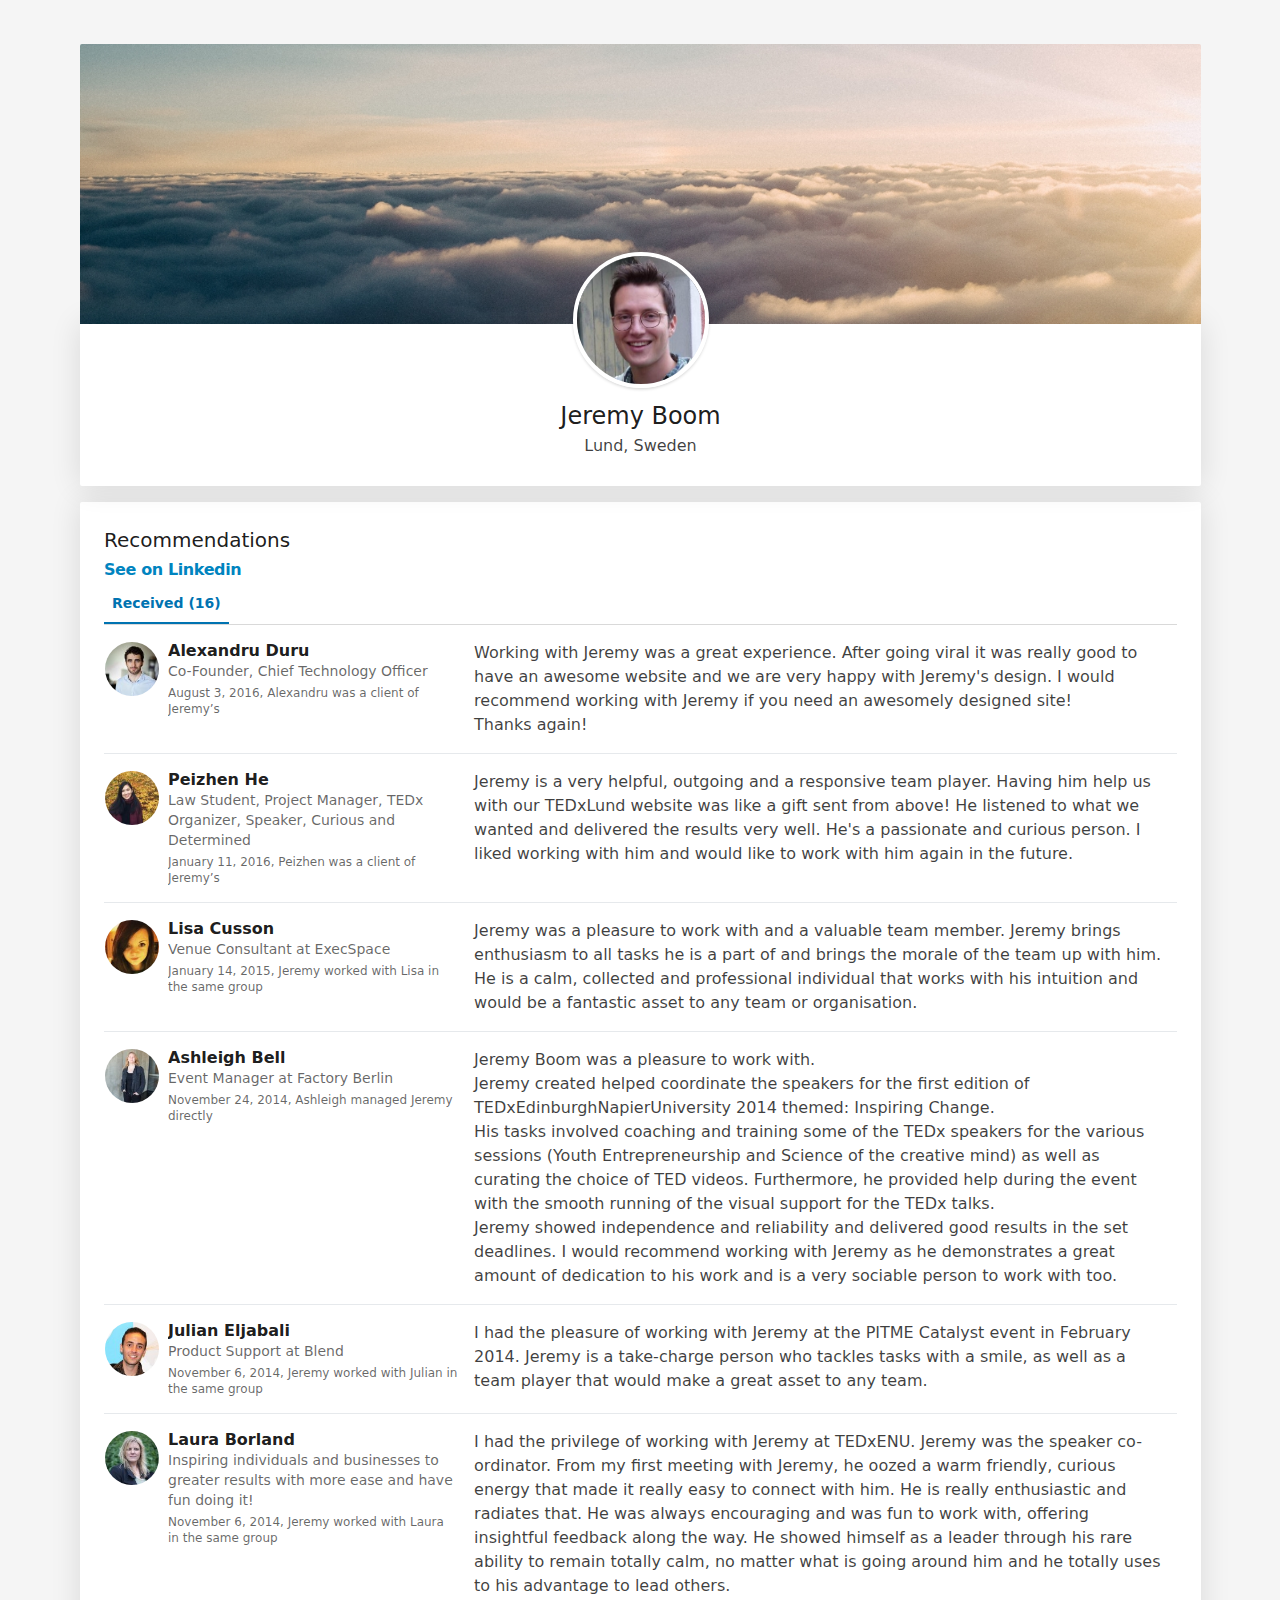
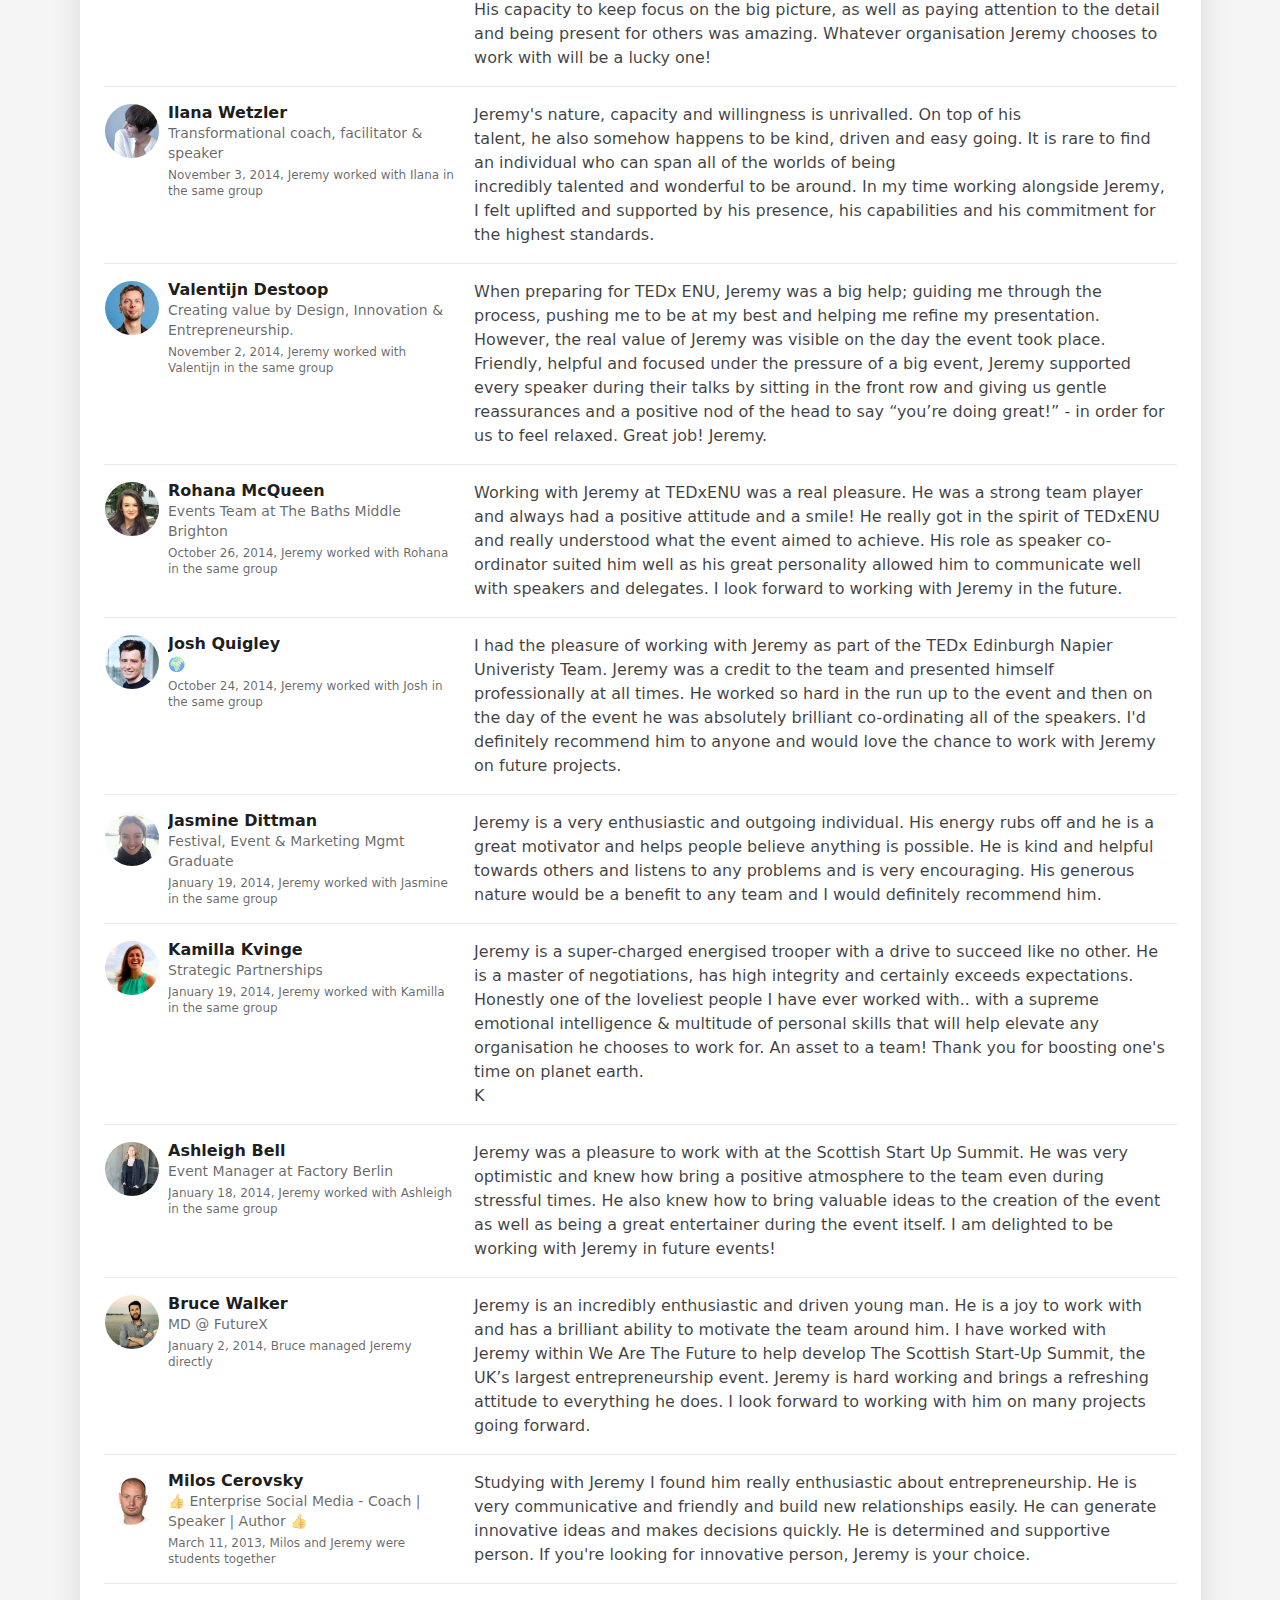
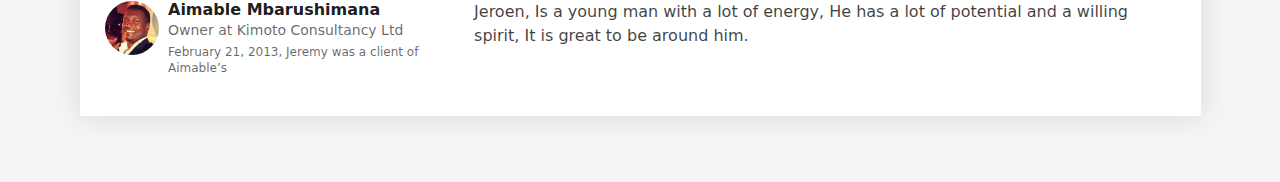
<file: recommendations.html>
<!-- FROM LINKEDIN, STRIPPED -->
<!DOCTYPE html>
<html lang="en" class="artdeco osx">
<head>
    <meta http-equiv="Content-Type" content="text/html; charset=UTF-8">
    <meta http-equiv="X-UA-Compatible" content="IE=edge">
    <title>Jeremy Boom | Recommendation</title>
    <meta name="viewport" content="width=device-width, initial-scale=1.0, minimum-scale=1.0">
    <link rel="shortcut icon" href="https://static.licdn.com/sc/h/al2o9zrvru7aqj8e1x2rzsrca" id="favicon-ico">
    <link rel="stylesheet" href="recommendations/two.css">
    <link rel="stylesheet" href="recommendations/one.css">
    <style>.artdeco-container-card, .right-rail .ad-banner-container {
      box-shadow: 0 0 30px 1px rgba(0, 0, 0, 0.11), -1px 1px 0 rgba(0,0,0,0);
    }</style>
</head>

<body dir="ltr" class="render-mode-BIGPIPE nav-v2 ember-application boot-complete icons-loaded">
    <div class="authentication-outlet">
        <div id="profile-content" class="extended">
            <div class="body">
                <div id="profile-wrapper" class="pv-profile-wrapper pv-profile-wrapper--below-nav">
                    <div class="pv-content profile-view-grid neptune-grid two-column ghost-animate-in " style="width:auto;box-sizing: content-box;padding: 0 80px;display: block;margin: auto;position: relative;">
                        <div role="main" class="core-rail">
                            <div id="ember3404" class="Elevation-2dp profile-background-image ember-view" style="box-shadow: none;">
                                <div class="profile-background-image__image-container">
                                    <img id="profile-background-image-target-image" alt="Background Image" src="recommendations/AAEAAQAAAAAAAAgkAAAAJDUxOWVhNGQwLTQ0OWQtNDQwNC1iZDJjLTY4ZDNkZDc2YWQ5Yw.jpg" style="left:0px;top:-211px;width: 100%;" class="profile-background-image__image relative ">
                                </div>
                            </div>
                            <div id="ember3409" class="ember-view">
                                <section id="ember3414" class="pv-profile-section pv-top-card-section artdeco-container-card ember-view">
                                    <!---->
                                    <!---->
                                    <!---->
                                    <span id="ember3433" style="display: none;" class="pv-member-badge ember-view"><!---->
                                    <!---->
                                    </span>
                                    <div class="pv-top-card-section__profile-photo-container">
                                        <div class="pv-top-card-section__photo-wrapper EntityPhoto-circle-8">
                                            <!---->
                                            <a href="http://linkedin.com/in/jeremyboom" target="_blank"><div id="ember3443" class="pv-top-card-section__edit-photo profile-photo-edit ember-view">
                                                <button data-control-name="edit_profile_photo" class="profile-photo-edit__edit-btn" data-ember-action="" data-ember-action-3444="3444"></button>
                                                    <img src="recommendations/AAIABADGAAwAAQAAAAAAAAqdAAAAJGE1YTllNmY3LTFjYTItNDhkMy1hNmJkLTg0NzgwNGRiYjE3Ng.jpg" class="profile-photo-edit__preview" alt="Edit photo" height="128" width="128">

                                                </button>
                                            </div></a>
                                        </div>
                                    </div>
                                    <div class="pv-top-card-section__body">
                                        <div id="ember3463" class="pv-top-card-section__information mt3 ember-view">
                                            <div class="display-flex align-items-center justify-center">
                                                <h1 class="pv-top-card-section__name Sans-26px-black-85%">Jeremy Boom</h1>
                                                <!---->
                                            </div>

                                            <h3 class="pv-top-card-section__location Sans-17px-black-70% mb1 inline-block">Lund, Sweden</h3>

                                        </div>
                                        <!---->

                                    </div>
                                </section>
                            </div>

                            <div style="" id="ember3472" class="pv-deferred-area ember-view">
                                <div class="pv-deferred-area__content">
                                </div>
                            </div>
                            <!---->
                            <div class="profile-detail">
                                <!---->
                                <!---->
                                <div style="" id="ember3473" class="pv-deferred-area ember-view">
                                    <div class="pv-deferred-area__content">
                                        <!---->
                                    </div>
                                </div>
                                <div id="ember3474" class="pv-oc ember-view"> <span class="background-details">


          </span>
                                </div>
                                <div style="" id="ember3476" class="pv-deferred-area ember-view">
                                    <div class="pv-deferred-area__content">
                                        <section id="ember4113" class="pv-profile-section pv-recommendations-section artdeco-container-card ember-view" style="margin-bottom: 42px;">
                                            <div class="recommendations-inlining">
</a>
                                                <h2 class="pv-profile-section__card-heading Sans-21px-black-85%">Recommendations</h2><h2 class="pv-profile-section__card-heading Sans-21px-black-85%"><a href="http://linkedin.com/in/jeremyboom" target="_blank" style="font-weight: 600;font-size: 16px;letter-spacing: -0.4px;">See on Linkedin</a></h2>
                                                <artdeco-tabs size="15px" id="ember4125" class="ivy-tabs ember-view">
                                                    <artdeco-tablist aria-multiselectable="false" id="ember4134" role="tablist" class="mb3 full-width ivy-tabs-tablist ember-view">
                                                        <artdeco-tab aria-selected="true" aria-expanded="true" id="ember4144" role="tab" class="ivy-tabs-tab active ember-view" tabindex="0" selected="selected" aria-controls="ember4155"> Received (16)
                                                        </artdeco-tab>
                                                    </artdeco-tablist>
                                                    <artdeco-tabpanel aria-hidden="false" id="ember4155" role="tabpanel" class="ivy-tabs-tabpanel active ember-view" aria-labelledby="ember4144">
                                                        <!---->
                                                        <div id="ember4160" class="ember-view">
                                                            <ul id="recommendation-list" tabindex="-1" class="section-info">
                                                                <li id="ember4166" class="pv-recommendation-entity pv4 ember-view">
                                                                    <div class="pv-recommendation-entity__header">
                                                                        <a data-control-name="recommendation_details_profile" href="https://www.linkedin.com/in/alexandru-duru-56a80499/" id="ember4167" class="pv-recommendation-entity__member ember-view">    <img class="lazy-image loaded EntityPhoto-circle-4 fl" alt="Alexandru Duru" height="56" width="56" src="recommendations/AAEAAQAAAAAAAAM8AAAAJDYwOTlkZWM3LTI1ODItNDkzYS04ZDY4LWNjN2M4ZWM1NDc0ZA.jpg">

    <div class="pv-recommendation-entity__detail">
      <h3 class="Sans-17px-black-85%-semibold-dense">Alexandru Duru</h3>
      <p class="pv-recommendation-entity__headline Sans-15px-black-55% pb1">Co-Founder, Chief Technology Officer</p>
      <p class="Sans-13px-black-55%">
        August 3, 2016, Alexandru was a client of Jeremy’s
      </p>
    </div>
</a></div>
                                                                    <div class="pv-recommendation-entity__highlights">
                                                                        <blockquote class="pv-recommendation-entity__text relative">
                                                                            Working with Jeremy was a great experience. After going viral it was really good to have an awesome website and we are very happy with Jeremy's design. I would recommend working with Jeremy if you need an awesomely designed site!
                                                                            <br>Thanks again!
                                                                        </blockquote>
                                                                    </div>
                                                                </li>
                                                                <li id="ember4169" class="pv-recommendation-entity pv4 ember-view">
                                                                    <div class="pv-recommendation-entity__header">
                                                                        <a data-control-name="recommendation_details_profile" href="https://www.linkedin.com/in/peizhenhe/" id="ember4170" class="pv-recommendation-entity__member ember-view">    <img class="lazy-image loaded EntityPhoto-circle-4 fl" alt="Peizhen He" height="56" width="56" src="recommendations/AAIA_wDGAAAAAQAAAAAAAAwZAAAAJGIzODJlNDRhLTg3OWUtNDdjOC05YjBiLTgyYmM4YjJjOTIyYg.jpg">

    <div class="pv-recommendation-entity__detail">
      <h3 class="Sans-17px-black-85%-semibold-dense">Peizhen He</h3>
      <p class="pv-recommendation-entity__headline Sans-15px-black-55% pb1">Law Student, Project Manager, TEDx Organizer, Speaker, Curious and Determined</p>
      <p class="Sans-13px-black-55%">
        January 11, 2016, Peizhen was a client of Jeremy’s
      </p>
    </div>
</a></div>
                                                                    <div class="pv-recommendation-entity__highlights">
                                                                        <blockquote class="pv-recommendation-entity__text relative">
                                                                            Jeremy is a very helpful, outgoing and a responsive team player. Having him help us with our TEDxLund website was like a gift sent from above! He listened to what we wanted and delivered the results very well. He's a passionate and curious person. I liked working with him and would like to work with him again in the future.
                                                                        </blockquote>
                                                                    </div>
                                                                </li>
                                                                <li id="ember4312" class="pv-recommendation-entity pv4 ember-view">
                                                                    <div class="pv-recommendation-entity__header">
                                                                        <a data-control-name="recommendation_details_profile" href="https://www.linkedin.com/in/lisa-cusson-40281782/" id="ember4313" class="pv-recommendation-entity__member ember-view">    <img class="lazy-image loaded EntityPhoto-circle-4 fl" alt="Lisa Cusson" height="56" width="56" src="recommendations/AAIA_wDGAAAAAQAAAAAAAAywAAAAJDMwOWQ5MTFhLTQ0MjQtNDJlYi05ZWNkLWNmYmY2ODk0OWRkYg.jpg">

    <div class="pv-recommendation-entity__detail">
      <h3 class="Sans-17px-black-85%-semibold-dense">Lisa Cusson</h3>
      <p class="pv-recommendation-entity__headline Sans-15px-black-55% pb1">Venue Consultant at ExecSpace</p>
      <p class="Sans-13px-black-55%">
        January 14, 2015, Jeremy worked with Lisa in the same group
      </p>
    </div>
</a></div>
                                                                    <div class="pv-recommendation-entity__highlights">
                                                                        <blockquote class="pv-recommendation-entity__text relative">
                                                                            Jeremy was a pleasure to work with and a valuable team member. Jeremy brings enthusiasm to all tasks he is a part of and brings the morale of the team up with him. He is a calm, collected and professional individual that works with his intuition and would be a fantastic asset to any team or organisation.
                                                                        </blockquote>
                                                                    </div>
                                                                </li>
                                                                <li id="ember4315" class="pv-recommendation-entity pv4 ember-view">
                                                                    <div class="pv-recommendation-entity__header">
                                                                        <a data-control-name="recommendation_details_profile" href="https://www.linkedin.com/in/ashleigh-bell-90/" id="ember4316" class="pv-recommendation-entity__member ember-view">    <img class="lazy-image loaded EntityPhoto-circle-4 fl" alt="Ashleigh Bell" height="56" width="56" src="recommendations/AAEAAQAAAAAAAA1DAAAAJGM0NGFhM2I0LWMyMjgtNDMxNi05ZTNkLTIyNDM4YzViMDdmNA.jpg">

    <div class="pv-recommendation-entity__detail">
      <h3 class="Sans-17px-black-85%-semibold-dense">Ashleigh Bell</h3>
      <p class="pv-recommendation-entity__headline Sans-15px-black-55% pb1">Event Manager at Factory Berlin</p>
      <p class="Sans-13px-black-55%">
        November 24, 2014, Ashleigh managed Jeremy directly
      </p>
    </div>
</a></div>
                                                                    <div class="pv-recommendation-entity__highlights">
                                                                        <blockquote class="pv-recommendation-entity__text relative">
                                                                            Jeremy Boom was a pleasure to work with.
                                                                            <br>Jeremy created helped coordinate the speakers for the first edition of TEDxEdinburghNapierUniversity 2014 themed: Inspiring Change.
                                                                            <br>His tasks involved coaching and training some of the TEDx speakers for the various sessions (Youth Entrepreneurship and Science of the creative mind) as well as curating the choice of TED videos. Furthermore, he provided help during the event with the smooth running of the visual support for the TEDx talks.
                                                                            <br>Jeremy showed independence and reliability and delivered good results in the set deadlines. I would recommend working with Jeremy as he demonstrates a great amount of dedication to his work and is a very sociable person to work with too.
                                                                            <br>
                                                                        </blockquote>
                                                                    </div>
                                                                </li>
                                                                <li id="ember4318" class="pv-recommendation-entity pv4 ember-view">
                                                                    <div class="pv-recommendation-entity__header">
                                                                        <a data-control-name="recommendation_details_profile" href="https://www.linkedin.com/in/fjeljabali/" id="ember4319" class="pv-recommendation-entity__member ember-view">    <img class="lazy-image loaded EntityPhoto-circle-4 fl" alt="Julian Eljabali" height="56" width="56" src="recommendations/32705a7.jpg">

    <div class="pv-recommendation-entity__detail">
      <h3 class="Sans-17px-black-85%-semibold-dense">Julian Eljabali</h3>
      <p class="pv-recommendation-entity__headline Sans-15px-black-55% pb1">Product Support at Blend</p>
      <p class="Sans-13px-black-55%">
        November 6, 2014, Jeremy worked with Julian in the same group
      </p>
    </div>
</a></div>
                                                                    <div class="pv-recommendation-entity__highlights">
                                                                        <blockquote class="pv-recommendation-entity__text relative">
                                                                            I had the pleasure of working with Jeremy at the PITME Catalyst event in February 2014. Jeremy is a take-charge person who tackles tasks with a smile, as well as a team player that would make a great asset to any team.
                                                                        </blockquote>
                                                                    </div>
                                                                </li>
                                                                <li id="ember4321" class="pv-recommendation-entity pv4 ember-view">
                                                                    <div class="pv-recommendation-entity__header">
                                                                        <a data-control-name="recommendation_details_profile" href="https://www.linkedin.com/in/lauraborland/" id="ember4322" class="pv-recommendation-entity__member ember-view">    <img class="lazy-image loaded EntityPhoto-circle-4 fl" alt="Laura Borland" height="56" width="56" src="recommendations/AAEAAQAAAAAAAAobAAAAJDg4NTE5MjEwLWE1N2UtNDc0YS1hZjJlLTFmMzQ0ZTFkNGRmMA.jpg">

    <div class="pv-recommendation-entity__detail">
      <h3 class="Sans-17px-black-85%-semibold-dense">Laura Borland</h3>
      <p class="pv-recommendation-entity__headline Sans-15px-black-55% pb1">Inspiring individuals and businesses to greater results with more ease and have fun doing it!</p>
      <p class="Sans-13px-black-55%">
        November 6, 2014, Jeremy worked with Laura in the same group
      </p>
    </div>
</a></div>
                                                                    <div class="pv-recommendation-entity__highlights">
                                                                        <blockquote class="pv-recommendation-entity__text relative">
                                                                            I had the privilege of working with Jeremy at TEDxENU. Jeremy was the speaker co-ordinator. From my first meeting with Jeremy, he oozed a warm friendly, curious energy that made it really easy to connect with him. He is really enthusiastic and radiates that. He was always encouraging and was fun to work with, offering insightful feedback along the way. He showed himself as a leader through his rare ability to remain totally calm, no matter what is going around him and he totally uses to his advantage to lead others.
                                                                            <br>His capacity to keep focus on the big picture, as well as paying attention to the detail and being present for others was amazing. Whatever organisation Jeremy chooses to work with will be a lucky one!
                                                                        </blockquote>
                                                                    </div>
                                                                </li>
                                                                <li id="ember4324" class="pv-recommendation-entity pv4 ember-view">
                                                                    <div class="pv-recommendation-entity__header">
                                                                        <a data-control-name="recommendation_details_profile" href="https://www.linkedin.com/in/ilana-wetzler-a3474420/" id="ember4325" class="pv-recommendation-entity__member ember-view">    <img class="lazy-image loaded EntityPhoto-circle-4 fl" alt="Ilana Wetzler" height="56" width="56" src="recommendations/AAIAAQDGAAAAAQAAAAAAAA1GAAAAJDM2YzNiNjdiLTg3YzctNDAzMS1hNWIzLWJjMWUzY2I4YTkzOQ.jpg">

    <div class="pv-recommendation-entity__detail">
      <h3 class="Sans-17px-black-85%-semibold-dense">Ilana Wetzler</h3>
      <p class="pv-recommendation-entity__headline Sans-15px-black-55% pb1">Transformational coach, facilitator &amp; speaker</p>
      <p class="Sans-13px-black-55%">
        November 3, 2014, Jeremy worked with Ilana in the same group
      </p>
    </div>
</a></div>
                                                                    <div class="pv-recommendation-entity__highlights">
                                                                        <blockquote class="pv-recommendation-entity__text relative">
                                                                            Jeremy's nature, capacity and willingness is unrivalled. On top of his
                                                                            <br>talent, he also somehow happens to be kind, driven and easy going. It is rare to find an individual who can span all of the worlds of being
                                                                            <br>incredibly talented and wonderful to be around. In my time working alongside Jeremy, I felt uplifted and supported by his presence, his capabilities and his commitment for the highest standards.
                                                                        </blockquote>
                                                                    </div>
                                                                </li>
                                                                <li id="ember4327" class="pv-recommendation-entity pv4 ember-view">
                                                                    <div class="pv-recommendation-entity__header">
                                                                        <a data-control-name="recommendation_details_profile" href="https://www.linkedin.com/in/valentijndestoop/" id="ember4328" class="pv-recommendation-entity__member ember-view">    <img class="lazy-image loaded EntityPhoto-circle-4 fl" alt="Valentijn Destoop" height="56" width="56" src="recommendations/AAEAAQAAAAAAAAxDAAAAJDIwZGE1MDJjLWMwNmYtNDYwMi05NzdhLWNiNDRjODk1Mzg4Nw.jpg">

    <div class="pv-recommendation-entity__detail">
      <h3 class="Sans-17px-black-85%-semibold-dense">Valentijn Destoop</h3>
      <p class="pv-recommendation-entity__headline Sans-15px-black-55% pb1">Creating value by Design, Innovation &amp; Entrepreneurship.</p>
      <p class="Sans-13px-black-55%">
        November 2, 2014, Jeremy worked with Valentijn in the same group
      </p>
    </div>
</a></div>
                                                                    <div class="pv-recommendation-entity__highlights">
                                                                        <blockquote class="pv-recommendation-entity__text relative">
                                                                            When preparing for TEDx ENU, Jeremy was a big help; guiding me through the process, pushing me to be at my best and helping me refine my presentation.
                                                                            <br>However, the real value of Jeremy was visible on the day the event took place. Friendly, helpful and focused under the pressure of a big event, Jeremy supported every speaker during their talks by sitting in the front row and giving us gentle reassurances and a positive nod of the head to say “you’re doing great!” - in order for us to feel relaxed. Great job! Jeremy.
                                                                        </blockquote>
                                                                    </div>
                                                                </li>
                                                                <li id="ember4330" class="pv-recommendation-entity pv4 ember-view">
                                                                    <div class="pv-recommendation-entity__header">
                                                                        <a data-control-name="recommendation_details_profile" href="https://www.linkedin.com/in/rohanamcqueen/" id="ember4331" class="pv-recommendation-entity__member ember-view">    <img class="lazy-image loaded EntityPhoto-circle-4 fl" alt="Rohana McQueen" height="56" width="56" src="recommendations/AAEAAQAAAAAAAAJVAAAAJGVjODlkODQzLTkxYTMtNDY1My05NWRiLTQxNzZlZjY1ODMwMQ.jpg">

    <div class="pv-recommendation-entity__detail">
      <h3 class="Sans-17px-black-85%-semibold-dense">Rohana McQueen</h3>
      <p class="pv-recommendation-entity__headline Sans-15px-black-55% pb1">Events Team at The Baths Middle Brighton</p>
      <p class="Sans-13px-black-55%">
        October 26, 2014, Jeremy worked with Rohana in the same group
      </p>
    </div>
</a></div>
                                                                    <div class="pv-recommendation-entity__highlights">
                                                                        <blockquote class="pv-recommendation-entity__text relative">
                                                                            Working with Jeremy at TEDxENU was a real pleasure. He was a strong team player and always had a positive attitude and a smile! He really got in the spirit of TEDxENU and really understood what the event aimed to achieve. His role as speaker co-ordinator suited him well as his great personality allowed him to communicate well with speakers and delegates. I look forward to working with Jeremy in the future.
                                                                        </blockquote>
                                                                    </div>
                                                                </li>
                                                                <li id="ember4333" class="pv-recommendation-entity pv4 ember-view">
                                                                    <div class="pv-recommendation-entity__header">
                                                                        <a data-control-name="recommendation_details_profile" href="https://www.linkedin.com/in/joshquigley1992/" id="ember4334" class="pv-recommendation-entity__member ember-view">    <img class="lazy-image loaded EntityPhoto-circle-4 fl" alt="Josh Quigley" height="56" width="56" src="recommendations/AAEAAQAAAAAAAAzGAAAAJDVmM2RjNGU2LTE3ZDUtNDhmNS04NmFmLWZmYjkwZmUyZGQ0ZQ.jpg">

    <div class="pv-recommendation-entity__detail">
      <h3 class="Sans-17px-black-85%-semibold-dense">Josh Quigley</h3>
      <p class="pv-recommendation-entity__headline Sans-15px-black-55% pb1">🌍</p>
      <p class="Sans-13px-black-55%">
        October 24, 2014, Jeremy worked with Josh in the same group
      </p>
    </div>
</a></div>
                                                                    <div class="pv-recommendation-entity__highlights">
                                                                        <blockquote class="pv-recommendation-entity__text relative">
                                                                            I had the pleasure of working with Jeremy as part of the TEDx Edinburgh Napier Univeristy Team. Jeremy was a credit to the team and presented himself professionally at all times. He worked so hard in the run up to the event and then on the day of the event he was absolutely brilliant co-ordinating all of the speakers. I'd definitely recommend him to anyone and would love the chance to work with Jeremy on future projects.
                                                                        </blockquote>
                                                                    </div>
                                                                </li>
                                                                <li id="ember4336" class="pv-recommendation-entity pv4 ember-view">
                                                                    <div class="pv-recommendation-entity__header">
                                                                        <a data-control-name="recommendation_details_profile" href="https://www.linkedin.com/in/jasmine-dittman-67378452/" id="ember4337" class="pv-recommendation-entity__member ember-view">    <img class="lazy-image loaded EntityPhoto-circle-4 fl" alt="Jasmine Dittman" height="56" width="56" src="recommendations/AAEAAQAAAAAAAAQkAAAAJDRjNDdlYjg4LTBkY2MtNGY3Yy05YmQ4LTMzNGQxNWUxMzY4OA.jpg">

    <div class="pv-recommendation-entity__detail">
      <h3 class="Sans-17px-black-85%-semibold-dense">Jasmine Dittman</h3>
      <p class="pv-recommendation-entity__headline Sans-15px-black-55% pb1">Festival, Event &amp; Marketing Mgmt Graduate</p>
      <p class="Sans-13px-black-55%">
        January 19, 2014, Jeremy worked with Jasmine in the same group
      </p>
    </div>
</a></div>
                                                                    <div class="pv-recommendation-entity__highlights">
                                                                        <blockquote class="pv-recommendation-entity__text relative">
                                                                            Jeremy is a very enthusiastic and outgoing individual. His energy rubs off and he is a great motivator and helps people believe anything is possible. He is kind and helpful towards others and listens to any problems and is very encouraging. His generous nature would be a benefit to any team and I would definitely recommend him.
                                                                        </blockquote>
                                                                    </div>
                                                                </li>
                                                                <li id="ember4339" class="pv-recommendation-entity pv4 ember-view">
                                                                    <div class="pv-recommendation-entity__header">
                                                                        <a data-control-name="recommendation_details_profile" href="https://www.linkedin.com/in/kamillakvinge/" id="ember4340" class="pv-recommendation-entity__member ember-view">    <img class="lazy-image loaded EntityPhoto-circle-4 fl" alt="Kamilla Kvinge" height="56" width="56" src="recommendations/AAEAAQAAAAAAAAyCAAAAJGRlZTg4Nzg3LTU0YWItNDkxNi05ZGY1LTgwYjM4NjFiZDhlNg.jpg">

    <div class="pv-recommendation-entity__detail">
      <h3 class="Sans-17px-black-85%-semibold-dense">Kamilla Kvinge</h3>
      <p class="pv-recommendation-entity__headline Sans-15px-black-55% pb1">Strategic Partnerships</p>
      <p class="Sans-13px-black-55%">
        January 19, 2014, Jeremy worked with Kamilla in the same group
      </p>
    </div>
</a></div>
                                                                    <div class="pv-recommendation-entity__highlights">
                                                                        <blockquote class="pv-recommendation-entity__text relative">
                                                                            Jeremy is a super-charged energised trooper with a drive to succeed like no other. He is a master of negotiations, has high integrity and certainly exceeds expectations. Honestly one of the loveliest people I have ever worked with.. with a supreme emotional intelligence &amp; multitude of personal skills that will help elevate any organisation he chooses to work for. An asset to a team! Thank you for boosting one's time on planet earth.
                                                                            <br>K
                                                                        </blockquote>
                                                                    </div>
                                                                </li>
                                                                <li id="ember4344" class="pv-recommendation-entity pv4 ember-view">
                                                                    <div class="pv-recommendation-entity__header">
                                                                        <a data-control-name="recommendation_details_profile" href="https://www.linkedin.com/in/ashleigh-bell-90/" id="ember4345" class="pv-recommendation-entity__member ember-view">    <img class="lazy-image loaded EntityPhoto-circle-4 fl" alt="Ashleigh Bell" height="56" width="56" src="recommendations/AAEAAQAAAAAAAA1DAAAAJGM0NGFhM2I0LWMyMjgtNDMxNi05ZTNkLTIyNDM4YzViMDdmNA.jpg">

    <div class="pv-recommendation-entity__detail">
      <h3 class="Sans-17px-black-85%-semibold-dense">Ashleigh Bell</h3>
      <p class="pv-recommendation-entity__headline Sans-15px-black-55% pb1">Event Manager at Factory Berlin</p>
      <p class="Sans-13px-black-55%">
        January 18, 2014, Jeremy worked with Ashleigh in the same group
      </p>
    </div>
</a></div>
                                                                    <div class="pv-recommendation-entity__highlights">
                                                                        <blockquote class="pv-recommendation-entity__text relative">
                                                                            Jeremy was a pleasure to work with at the Scottish Start Up Summit. He was very optimistic and knew how bring a positive atmosphere to the team even during stressful times. He also knew how to bring valuable ideas to the creation of the event as well as being a great entertainer during the event itself. I am delighted to be working with Jeremy in future events!
                                                                        </blockquote>
                                                                    </div>
                                                                </li>
                                                                <li id="ember4347" class="pv-recommendation-entity pv4 ember-view">
                                                                    <div class="pv-recommendation-entity__header">
                                                                        <a data-control-name="recommendation_details_profile" href="https://www.linkedin.com/in/brucewalker1/" id="ember4348" class="pv-recommendation-entity__member ember-view">    <img class="lazy-image loaded EntityPhoto-circle-4 fl" alt="Bruce Walker" height="56" width="56" src="recommendations/AAEAAQAAAAAAAAwZAAAAJDUyM2M4ZWNjLWM4MDItNDAxMC1hZWZjLWZiNjU1MDlmNGIzZA.jpg">

    <div class="pv-recommendation-entity__detail">
      <h3 class="Sans-17px-black-85%-semibold-dense">Bruce Walker</h3>
      <p class="pv-recommendation-entity__headline Sans-15px-black-55% pb1">MD @ FutureX</p>
      <p class="Sans-13px-black-55%">
        January 2, 2014, Bruce managed Jeremy directly
      </p>
    </div>
</a></div>
                                                                    <div class="pv-recommendation-entity__highlights">
                                                                        <blockquote class="pv-recommendation-entity__text relative">
                                                                            Jeremy is an incredibly enthusiastic and driven young man. He is a joy to work with and has a brilliant ability to motivate the team around him. I have worked with Jeremy within We Are The Future to help develop The Scottish Start-Up Summit, the UK’s largest entrepreneurship event. Jeremy is hard working and brings a refreshing attitude to everything he does. I look forward to working with him on many projects going forward.
                                                                        </blockquote>
                                                                    </div>
                                                                </li>
                                                                <li id="ember4350" class="pv-recommendation-entity pv4 ember-view">
                                                                    <div class="pv-recommendation-entity__header">
                                                                        <a data-control-name="recommendation_details_profile" href="https://www.linkedin.com/in/milosc27/" id="ember4351" class="pv-recommendation-entity__member ember-view">    <img class="lazy-image loaded EntityPhoto-circle-4 fl" alt="Milos Cerovsky" height="56" width="56" src="recommendations/AAMAAgDGAAwAAQAAAAAAAA2fAAAAJDIwMDE2ZDdiLWI3OTMtNGE5MS1hZjFmLWU3NDBkY2NmODZlMg.jpg">

    <div class="pv-recommendation-entity__detail">
      <h3 class="Sans-17px-black-85%-semibold-dense">Milos Cerovsky</h3>
      <p class="pv-recommendation-entity__headline Sans-15px-black-55% pb1">👍 Enterprise Social Media - Coach | Speaker | Author 👍</p>
      <p class="Sans-13px-black-55%">
        March 11, 2013, Milos and Jeremy were students together
      </p>
    </div>
</a></div>
                                                                    <div class="pv-recommendation-entity__highlights">
                                                                        <blockquote class="pv-recommendation-entity__text relative">
                                                                            Studying with Jeremy I found him really enthusiastic about entrepreneurship. He is very communicative and friendly and build new relationships easily. He can generate innovative ideas and makes decisions quickly. He is determined and supportive person. If you're looking for innovative person, Jeremy is your choice.
                                                                        </blockquote>
                                                                    </div>
                                                                </li>
                                                                <li id="ember4353" class="pv-recommendation-entity pv4 ember-view">
                                                                    <div class="pv-recommendation-entity__header">
                                                                        <a data-control-name="recommendation_details_profile" href="https://www.linkedin.com/in/aimable-mbarushimana-7014a221/" id="ember4354" class="pv-recommendation-entity__member ember-view">    <img class="lazy-image loaded EntityPhoto-circle-4 fl" alt="Aimable Mbarushimana" height="56" width="56" src="recommendations/1d38c66.jpg">

    <div class="pv-recommendation-entity__detail">
      <h3 class="Sans-17px-black-85%-semibold-dense">Aimable Mbarushimana</h3>
      <p class="pv-recommendation-entity__headline Sans-15px-black-55% pb1">Owner at Kimoto Consultancy Ltd</p>
      <p class="Sans-13px-black-55%">
        February 21, 2013, Jeremy was a client of Aimable’s
      </p>
    </div>
</a></div>
                                                                    <div class="pv-recommendation-entity__highlights">
                                                                        <blockquote class="pv-recommendation-entity__text relative">
                                                                            Jeroen, Is a young man with a lot of energy, He has a lot of potential and a willing spirit, It is great to be around him.
                                                                        </blockquote>
                                                                    </div>
                                                                </li>
                                                            </ul>
                                                        </div>
                                                    </artdeco-tabpanel>
                                                </artdeco-tabs>
                                            </div>
                                        </section>
                                    </div>
                                </div>
                            </div>
                        </div>
                    </div>
                </div>
            </div>
        </div>
    </div>
</body>

</html>
</file>
<file: assets/main-min.css>
.raleway{font-family:"Raleway", sans-serif !important;}.sourceSans{font-family:"Source Sans Pro", sans-serif !important;}.playfair{font-family:'Playfair Display', serif !important;}.georgia{font-family:'Georgia', serif !important;}html,body,div,span,applet,object,iframe,h1,h2,h3,h4,h5,h6,p,blockquote,pre,a,abbr,acronym,address,big,cite,code,del,dfn,em,img,ins,kbd,q,s,samp,small,strike,strong,sub,sup,tt,var,b,u,i,center,dl,dt,dd,ol,ul,li,fieldset,form,label,legend,table,caption,tbody,tfoot,thead,tr,th,td,article,aside,canvas,details,embed,figure,figcaption,footer,header,hgroup,menu,nav,output,ruby,section,summary,time,mark,audio,video{border:0;vertical-align:baseline;margin:0;padding:0}article,aside,details,figcaption,figure,footer,header,hgroup,menu,nav,section{display:block}ol,ul,li{list-style:none}blockquote,q{quotes:none}blockquote:before,blockquote:after,q:before,q:after{content:none}table{border-collapse:collapse;border-spacing:0}b,strong{font-weight:700}html{position:static!important;top:0!important;box-sizing:border-box;}*,*:before,*:after{box-sizing:inherit;}html{margin:0; padding:0; overflow: hidden; -webkit-backface-visibility: hidden;}body{position: absolute; width:100%; height:100%;}html, body{max-width:100%;overflow-x:hidden; -webkit-tap-highlight-color:rgba(0,0,0,0); -webkit-tap-highlight-color:transparent;}html.scrollable, html.scrollable body{overflow-y:auto; -webkit-overflow-scrolling: touch;}.table{display:table; width:100%; height:100%;}.cell{display:table-cell; text-align:center; vertical-align:middle;}a{cursor:pointer;}.slides{color:#fff; fill:#fff; font-family:"Raleway"; background:#111; -webkit-font-smoothing:antialiased; -webkit-user-select:none; -moz-user-select:none; -ms-user-select:none; user-select:none; text-rendering:optimizeSpeed; -webkit-transition:0.15s; transition:0.15s;}.safari.retina .slides{-webkit-font-smoothing:subpixel-antialiased;}.slides.bodyWhite{background:#fff;}a:hover{-webkit-transition:0.15s; transition:0.15s;}img{max-width:100%; display:inline-block;}img.rounded{border-radius:3px;}svg{-webkit-transition:0.15s; transition:0.15s;}.slide.whiteSlide svg{fill:#303030;}.svgContainer,.embedContainer{position:relative; width:100%; height:0; padding:0;}.svgContainer svg.scale,.embedContainer .scale{position: absolute; height: 100%; width: 100%; left: 0; top: 0;}.background video::-webkit-media-controls{display:none !important;}.scroll-x{overflow-x:scroll;}.scroll-y{overflow-y:scroll;}.scrollHidden{overflow:hidden;}.light, .uppercase.light{font-weight:100 !important;}.normal, .uppercase.normal{font-weight:normal !important;}.italic{font-style:italic !important;}.bold{font-weight:bold !important;}.semiBold{font-weight:500 !important;}.ultraBold, .uppercase.ultraBold{font-weight:900 !important;}.top{vertical-align:top !important;}.left{text-align:left !important;}.right{text-align:right !important;}.center{text-align:center !important;}.middle{vertical-align:middle !important;}.bottom{vertical-align:bottom !important;}.block{display:block !important;}.inlineBlock{display:inline-block !important;}.inline{display:inline !important;}.relative{position:relative !important;}.absolute{position:absolute !important;}.fixed{position:fixed !important;}.wide{width:100%;}.nowrap{white-space:nowrap;}.crop{margin:0 !important;}.cropBottom{margin-bottom:0 !important;}.cropTop{margin-top:0 !important;}.cropLeft, .trim{margin-left:0 !important;}.cropRight, .trim{margin-right:0 !important;}.opacity-0{opacity:0.1 !important;}.opacity-1{opacity:0.1 !important;}.opacity-2{opacity:0.2 !important;}.opacity-3{opacity:0.3 !important;}.opacity-4{opacity:0.4 !important;}.opacity-5{opacity:0.5 !important;}.opacity-6{opacity:0.6 !important;}.opacity-7{opacity:0.7 !important;}.opacity-8{opacity:0.8 !important;}.opacity-9{opacity:0.9 !important;}.opaque{opacity:1 !important;}.height-0{height:0 !important;}.height-1{height:10vh !important;}.height-2{height:20vh !important;}.height-3{height:30vh !important;}.height-4{height:40vh !important;}.height-5{height:50vh !important;}.height-6{height:60vh !important;}.height-7{height:70vh !important;}.height-8{height:80vh !important;}.height-9{height:90vh !important;}.height-10{height:100vh !important;}.padding-top-0{padding-top:0px !important;}.padding-right-0{padding-right:10px !important;}.padding-top-1{padding-top:10px !important;}.padding-right-1{padding-right:10px !important;}.padding-top-2{padding-top:20px !important;}.padding-right-2{padding-right:20px !important;}.padding-top-3{padding-top:30px !important;}.padding-right-3{padding-right:30px !important;}.padding-top-4{padding-top:40px !important;}.padding-right-4{padding-right:40px !important;}.padding-top-5{padding-top:50px !important;}.padding-right-5{padding-right:50px !important;}.padding-top-6{padding-top:60px !important;}.padding-right-6{padding-right:60px !important;}.padding-top-7{padding-top:70px !important;}.padding-right-7{padding-right:70px !important;}.padding-top-8{padding-top:80px !important;}.padding-right-8{padding-right:80px !important;}.padding-top-9{padding-top:90px !important;}.padding-right-9{padding-right:90px !important;}.padding-top-10{padding-top:100px !important;}.padding-right-10{padding-right:100px !important;}.padding-bottom-0{padding-bottom:10px !important;}.padding-left-0{padding-left:0px !important;}.padding-bottom-1{padding-bottom:10px !important;}.padding-left-1{padding-left:10px !important;}.padding-bottom-2{padding-bottom:20px !important;}.padding-left-2{padding-left:20px !important;}.padding-bottom-3{padding-bottom:30px !important;}.padding-left-3{padding-left:30px !important;}.padding-bottom-4{padding-bottom:40px !important;}.padding-left-4{padding-left:40px !important;}.padding-bottom-5{padding-bottom:50px !important;}.padding-left-5{padding-left:50px !important;}.padding-bottom-6{padding-bottom:60px !important;}.padding-left-6{padding-left:60px !important;}.padding-bottom-7{padding-bottom:70px !important;}.padding-left-7{padding-left:70px !important;}.padding-bottom-8{padding-bottom:80px !important;}.padding-left-8{padding-left:80px !important;}.padding-bottom-9{padding-bottom:90px !important;}.padding-left-9{padding-left:90px !important;}.padding-bottom-10{padding-bottom:100px !important;}.padding-left-10{padding-left:100px !important;}.margin-top-0{margin-top:0px !important;}.margin-right-0{margin-right:10px !important;}.margin-top-1{margin-top:10px !important;}.margin-right-1{margin-right:10px !important;}.margin-top-2{margin-top:20px !important;}.margin-right-2{margin-right:20px !important;}.margin-top-3{margin-top:30px !important;}.margin-right-3{margin-right:30px !important;}.margin-top-4{margin-top:40px !important;}.margin-right-4{margin-right:40px !important;}.margin-top-5{margin-top:50px !important;}.margin-right-5{margin-right:50px !important;}.margin-top-6{margin-top:60px !important;}.margin-right-6{margin-right:60px !important;}.margin-top-7{margin-top:70px !important;}.margin-right-7{margin-right:70px !important;}.margin-top-8{margin-top:80px !important;}.margin-right-8{margin-right:80px !important;}.margin-top-9{margin-top:90px !important;}.margin-right-9{margin-right:90px !important;}.margin-top-10{margin-top:100px !important;}.margin-right-10{margin-right:100px !important;}.margin-bottom-0{margin-bottom:10px !important;}.margin-left-0{margin-left:0px !important;}.margin-bottom-1{margin-bottom:10px !important;}.margin-left-1{margin-left:10px !important;}.margin-bottom-2{margin-bottom:20px !important;}.margin-left-2{margin-left:20px !important;}.margin-bottom-3{margin-bottom:30px !important;}.margin-left-3{margin-left:30px !important;}.margin-bottom-4{margin-bottom:40px !important;}.margin-left-4{margin-left:40px !important;}.margin-bottom-5{margin-bottom:50px !important;}.margin-left-5{margin-left:50px !important;}.margin-bottom-6{margin-bottom:60px !important;}.margin-left-6{margin-left:60px !important;}.margin-bottom-7{margin-bottom:70px !important;}.margin-left-7{margin-left:70px !important;}.margin-bottom-8{margin-bottom:80px !important;}.margin-left-8{margin-left:80px !important;}.margin-bottom-9{margin-bottom:90px !important;}.margin-left-9{margin-left:90px !important;}.margin-bottom-10{margin-bottom:100px !important;}.margin-left-10{margin-left:100px !important;}.space{padding:0 20px;}.pointer{cursor:pointer;}.disableClick{pointer-events:none;}.cover{background-size:cover !important;}.noSelect, .noSelect *{-webkit-touch-callout:none!important; -webkit-user-select:none!important; -khtml-user-select:none!important; -moz-user-select:none!important; -ms-user-select:none!important; user-select:none!important;}.clearBoth:after{content: ""; clear: both; display: table;}a{color:inherit; text-decoration:none; -webkit-transition:0.35s; transition:0.35s;}a:hover{opacity:0.75;}h1, .h1{font-family:'Playfair Display', serif; font-size:100px; line-height:1.05; letter-spacing:-0.06em; font-weight:400;margin-bottom:18px; margin-left:-0.05em;}h1.mega,.h1.mega{font-size:160px; margin-bottom:50px;letter-spacing: -0.025em;}h1.huge,.h1.huge{font-size:120px; margin-bottom:50px;}h1.small, .h1.small{font-size:60px;}h1.micro, .h1.micro{font-size:40px;}h2, .h2{font-size:35px; text-transform:uppercase; line-height:1.17; letter-spacing:0.2em; font-weight:700; margin-bottom:30px;}h2.small, .h2.small{font-size:23px;}h2.micro, .h2.micro{font-size:19px;}h2.huge, .h2.huge{font-size:45px;}h3, .h3{font-size:25px; font-family:"Raleway"; margin-bottom:12px; font-weight:600; margin-left:-0.01em;}h3.large, .h3.large{font-size:32px;}h3.little, .h3.little{font-size:22px;}h3.small, .h3.small{font-size:19px;}h3.micro, .h3.micro{font-size:16px;}h3 + h1, .h3 + .h1{margin-top:30px}h3.uppercase, .h3.uppercase{font-size:19px;}h3.small.uppercase, .h3.small.uppercase{font-size:13px;}h1 + h3, .h1 + .h3{margin-top:45px;}h4, .h4{font-size:22px; font-family:"Raleway"; margin-bottom:10px; font-weight:600;}h4.micro, .h4.micro{font-size:12px;}h5, .h5{font-size:19px; font-family:"Raleway"; font-weight:600; margin-bottom:3px;}h4.small, .h4.small{font-size:17px; margin-bottom:0.5em;}h5.small, .h5.small{font-size:14px; margin-bottom:0.5em;}p{font-family:'Source Sans Pro', sans-serif; font-size:26px; line-height:1.385; margin-bottom:30px; opacity:0.8;}p + p{margin-top:-20px;}p + h2,p + .h2{margin-top:60px;}p.hero{font-size:36px; line-height:1.25; letter-spacing:-1px; font-weight:100;}p.large{font-size:32px; line-height:1.4;}p.small{font-size:22px; line-height:1.22727273; margin-bottom:20px;}p.tiny{font-size:17px; line-height:1.29441; letter-spacing:0.5px; margin-bottom:20px;}p.micro,p.mirco{font-size:16px; line-height:1.22727273; margin-bottom:20px; margin-top:2px;}small{font-size:17px; line-height:1.3;}small.small{font-size:14px; line-height:1.28;}.uppercase{text-transform:uppercase !important; letter-spacing:0.15em !important; text-indent:0.1em !important; font-weight:700 !important;}@media screen and (max-width:767px){h1, .h1{font-size:50px;}h1.mega, .h1.mega{font-size:70px;}h1.huge, .h1.huge{font-size:60px;}h1.small, .h1.small{font-size:40px;}.mobileCrop{margin:0 !important;}.mobileCropBottom{margin-bottom:0 !important;}.mobileCropTop{margin-top:0 !important;}.mobileCropLeft{margin-left:0 !important;}.mobileCropRight{margin-right:0 !important;}}@media screen and (max-width:320px){h1.huge, .h1.huge{font-size:50px;}}.button{font-family:"Raleway"; display:inline-block; border-radius:3px; padding:12px 22px; color:#fff; border:none; outline:none; text-decoration:none; background:#303030; font-size:22px; font-weight:500; vertical-align:top; cursor:pointer; overflow:hidden; -webkit-backface-visibility: hidden; position:relative; white-space:nowrap; -webkit-transform:translate3d(0, 0, 0); transform:translate3d(0, 0, 0); -webkit-box-shadow:inset 0 -100px 0 rgba(41,41,41,0); box-shadow:inset 0 -100px 0 rgba(41,41,41,0); -webkit-appearance:none; margin-bottom:20px; -webkit-user-select:none !important; -moz-user-select:none !important; -ms-user-select:none !important; user-select:none !important; -webkit-transition:0.25s; transition:0.25s;}.slide .button{margin-left:7px; margin-right:7px;}.button.small{font-size:20px;}.button.empty{padding:0 !important; border-radius:0 !important; background-color:transparent !important; font-size:0 !important; margin:0;}.button.hollow{padding:0 !important; border-radius:0 !important; background-color:transparent !important; font-size:0 !important;}.button.shade:after{content:""; position:absolute; top:0; left:0; width:100%; height:100%; background:#292929; opacity:0; -webkit-transition:0.25s; transition:0.25s;}.button.shade:hover:after{opacity:0.15;}.button.shade:active:after{opacity:0.2;}.slide.whiteSlide .button.white{-webkit-box-shadow: 0 0 0 1px rgba(41,41,41,0.2) inset, inset 0 -100px 0 rgba(41,41,41,0); box-shadow: 0 0 0 1px rgba(41,41,41,0.2) inset, inset 0 -100px 0 rgba(41,41,41,0);}.slide.whiteSlide .button.white:hover{-webkit-box-shadow: 0 0 0 1px rgba(41,41,41,0) inset, inset 0 -100px 0 rgba(41, 41, 41, 0.06), 0 4px 6px 0 rgba(0, 0, 0, 0.1),0 1px 10px 0 rgba(0, 0, 0, 0.06),0 2px 4px -1px rgba(0, 0, 0, 0.18); box-shadow: 0 0 0 1px rgba(41,41,41,0) inset, inset 0 -100px 0 rgba(41, 41, 41, 0.06), 0 4px 6px 0 rgba(0, 0, 0, 0.1),0 1px 10px 0 rgba(0, 0, 0, 0.06),0 2px 4px -1px rgba(0, 0, 0, 0.18);}.button:hover{-webkit-transition:0.25s !important; transition:0.25s !important; opacity:1; -webkit-box-shadow:inset 0 -100px 0 rgba(41,41,41,0.15), 0 4px 6px 0 rgba(0,0,0,.1),0 1px 10px 0 rgba(0,0,0,.1),0 2px 4px -1px rgba(0,0,0,.1); box-shadow:inset 0 -100px 0 rgba(41,41,41,0.15), 0 4px 6px 0 rgba(0,0,0,.1),0 1px 10px 0 rgba(0,0,0,.1),0 2px 4px -1px rgba(0,0,0,.1);}.button:active{transition:-webkit-transform 0.25s, opacity 0.25s, position 0s !important; -webkit-transition:-webkit-transform 0.25s, opacity 0.25s, top 0.25s !important; -webkit-box-shadow:inset 0 -100px 0 rgba(0,0,0,0.2), 0 3px 6px 0 rgba(0,0,0,.1),0 0px 10px 0 rgba(0,0,0,.1),0 1px 4px -1px rgba(0,0,0,.1); box-shadow:inset 0 -100px 0 rgba(0,0,0,0.2), 0 3px 6px 0 rgba(0,0,0,.1),0 0px 10px 0 rgba(0,0,0,.1),0 1px 4px -1px rgba(0,0,0,.1); top:1px;}.button.play{width:100px; height:100px; border-radius:50%; padding:35px; margin-left:0px; margin-right:0px;}.button.play:hover{-webkit-transform:scale(1.05); transform:scale(1.05);}.button.play svg{fill:#fff; width:30px; height:30px;}.button.play.small{width:60px; height:60px; border-radius:50%; padding:21px;}.button.play.small svg{fill:#fff; width:18px; height:18px;}.lowercase{text-transform:lowercase; letter-spacing:0em; font-weight:300;}.button.uppercase{font-size:17px; font-weight:700; padding-top:15px; padding-bottom:15px;}.button.uppercase.small{font-size:15px; padding-left:20px; padding-right:20px;}.button.stroke{border: 2px solid; background-color: transparent !important; padding-top: 10px; padding-bottom: 10px;}.button.stroke.uppercase{padding-top: 13px; padding-bottom: 13px;}.slide.whiteSlide .button.stroke{color:#303030 !important; background:transparent !important;}.button.stroke:hover{-webkit-box-shadow: inset 0 -100px 0 rgba(41,41,41,0.05), 0 4px 6px 0 rgba(0,0,0,.1),0 1px 10px 0 rgba(0,0,0,.1),0 2px 4px -1px rgba(0,0,0,.1); box-shadow: inset 0 -100px 0 rgba(41,41,41,0.05), 0 4px 6px 0 rgba(0,0,0,.1),0 1px 10px 0 rgba(0,0,0,.1),0 2px 4px -1px rgba(0,0,0,.1);}.button.actionButton svg,.button svg{width:22px; height:22px; fill:#fff !important;}.round{border-radius:40px !important; padding-left:25px !important; padding-right:25px !important;}.rectangular{border-radius:0px !important;}.roundButton{border-radius:50px; height:50px; width:50px; padding:14px; margin:5px;}@media screen and (max-width:320px){.button.uppercase, .uppercase{letter-spacing:0.07em;}}.disableSelect,.disableSelect *{-webkit-user-select:none !important; -moz-user-select:none !important; -ms-user-select:none !important; user-select:none !important;}.dots{font-size:0;}.dot{padding:8px; display:inline-block;}.dot:after{content:""; display:inline-block; width:6px; height:6px; background:#fff; border-radius:50%; opacity:0.5; -webkit-transition:0.25s; transition:0.25s;}.dots.big .dot:after{width:14px; height:14px;}.slide.whiteSlide .dot:after{background:#303030;}.dot:hover:after{-webkit-transform:scale(1.33333); transform:scale(1.333333); opacity:1;}.dot:active:after,.dot.selected:after{opacity:1; -webkit-transform:scale(1); transform:scale(1);}.tabs{border-radius:4px; border:1px solid #fff; color:#fff; max-width:260px;}.tabs li{border:1px solid #fff; padding:20px 20px; letter-spacing:3px; font-size:15px; -webkit-transition:0.15s; transition:0.15s;}.tabs li:first-child{border-radius:3px 3px 0 0;}.tabs li:last-child{border-radius:0 0 3px 3px;}.tabs li.selected{background:#fff; color:#303030;}.whiteSlide .tabs,.whiteSlide .tabs li{border:1px solid #303030; color:#303030;}.whiteSlide .tabs li.selected{background:#303030; color:#fff;}.links li{font-size:17px; letter-spacing:0; padding:4px 0;}.address{letter-spacing:-1.5px; font-size:30px; line-height:1.1666;}.price{font-size:150px; line-height:1.26; margin-bottom:30px; font-weight:700; letter-spacing:-0.02em;}.currency{font-size: 70px; vertical-align: super; padding-right: 15px; margin-left: -20px;}.social-circles{font-size:0;}.social-circles li{display:inline-block;}.social-circles li svg{width:22px; height:22px; fill:#fff;}form{font-size:0; margin-top:-5px;}form input[type="text"],form input[type="name"],form input[type="email"],form input[type="password"],form input[type="tel"],form textarea{background:#fff; padding:13px 19px 14px; font-family:"Source Sans Pro", sans-serif; border:none; font-size:18px; color:#242424; outline:none; border-radius:3px; width:100%; max-width:230px; font-weight:600; -webkit-appearance:none; -moz-appearance:none; appearance:none;}.slide.whiteSlide form input[type="text"], .slide.whiteSlide form input[type="name"], .slide.whiteSlide form input[type="email"], .slide.whiteSlide form input[type="password"], .slide.whiteSlide form input[type="tel"], .slide.whiteSlide form textarea{-webkit-box-shadow: 0 0 0 1px rgba(41,41,41,0.2) inset; box-shadow: 0 0 0 1px rgba(41,41,41,0.2) inset; border-radius:4px;}form input[type="text"].wide,form input[type="name"].wide,form input[type="email"].wide,form input[type="password"].wide,form textarea.wide{max-width:100%; margin-left:0; margin-right:0;}form textarea{max-height:200px; max-width:100%; min-height:130px;}form textarea.round{border-radius:15px !important;}form input[type="text"],form input[type="name"],form input[type="email"],form input[type="password"],form input[type="tel"],form textarea,form input.button{margin:5px;}form input.stroke,form textarea.stroke{-webkit-box-shadow: 0 0 0 1px rgba(41,41,41,0.2) inset; box-shadow: 0 0 0 1px rgba(41,41,41,0.2) inset;}form.wide input,form.wide textarea{width:100%; margin:8px 0;}form.center input,form.center textarea{text-align:center;}form label{display:block; margin-top:20px; margin-bottom:5px;}form > label:first-of-type{margin-top:10px;}form label.uppercase{font-size:14px;}@media screen and (max-width:767px){form input, form textarea{margin-left:auto !important; margin-right:auto !important; width:100%; max-width:350px !important; display:block !important;}form label{margin-top: 30px;}}.white{background-color:#fff!important; color:#303030!important;}.button.white svg{fill:#303030 !important;}.black{background-color:#303030!important; color:#fff!important;}.button.black svg{fill:#fff !important;}.red{background-color:#F44336!important; color:#fff!important;}.pink{background-color:#E91E63!important; color:#fff!important;}.purple{background-color:#9C27B0!important; color:#fff!important;}.deepPurple{background-color:#673AB7!important; color:#fff!important;}.indigo{background-color:#3F51B5!important; color:#fff!important;}.blue{background-color:#2196F3!important; color:#fff!important;}.cyan{background-color:#00BCD4!important; color:#fff!important;}.teal{background-color:#009688!important; color:#fff!important;}.green{background-color:#4CAF50!important; color:#fff!important;}.lightGreen{background-color:#8BC34A!important; color:#fff!important;}.lime{background-color:#CDDC39!important; color:#303030!important;}.yellow{background-color:#FFEB3B!important; color:#303030!important;}.amber{background-color:#FFC107!important; color:#fff!important;}.orange{background-color:#FF9800!important; color:#fff!important;}.deepOrange{background-color:#FF5722!important; color:#fff!important;}.brown{background-color:#795548!important; color:#fff!important;}.grey, .gray{background-color:#9E9E9E!important; color:#fff!important;}.blueGrey, .blueGray{background-color:#607D8B!important; color:#fff!important;}.textWhite{color:#fff !important;}.textBlack{color:#303030 !important;}.textRed{color:#F44336!important;}.textPink{color:#E91E63!important;}.textPurple{color:#9C27B0!important;}.textDeepPurple{color:#673AB7!important;}.textIndigo{color:#3F51B5!important;}.textBlue{color:#2196F3!important;}.textCyan{color:#00BCD4!important;}.textTeal{color:#009688!important;}.textGreen{color:#4CAF50!important;}.textLightGreen{color:#8BC34A!important;}.textLime{color:#CDDC39!important;}.textYellow{color:#FFEB3B!important;}.textAmber{color:#FFC107!important;}.textOrange{color:#FF9800!important;}.textDeepOrange{color:#FF5722!important;}.textBrown{color:#795548!important;}.textGrey, .textGray{color:#9E9E9E!important;}.textBlueGrey, .textBlueGray{color:#607D8B!important;}/* social colors */.facebook{background:#3b5998;}.twitter{background:#55acee;}.googlePlus{background:#DD4330;}.stumbleupon{background:#eb4924;}.linkedin{background:#0077b5;}.pinterest{background:#cc2127;}.nextSlide,.prevSlide{cursor:pointer;}.nextSlide:hover,.prevSlide:hover{-webkit-transition:0.15s; transition:0.15s;}.nextSlide:active,.prevSlide:active{opacity:0.75;}.firstSlide .prevSlide,.lastSlide .nextSlide{opacity:0.4; pointer-events:none;}.firstSlide.lastSlide .prevSlide,.firstSlide.lastSlide .nextSlide{opacity:0;}.firstSlide .panel.bottom .nextSlide svg{-webkit-animation: animateArrow 4s infinite; animation: animateArrow 4s infinite;}@-webkit-keyframes animateArrow{80%{-webkit-transform:translateY(0px); transform:translateY(0px);}90%{-webkit-transform:translateY(10px); transform:translateY(10px);}100%{-webkit-transform:translateY(0px); transform:translateY(0px);}}@keyframes animateArrow{80%{transform:translateY(0px);}90%{transform:translateY(10px);}100%{transform:translateY(0px);}}.slide{position:fixed; width:100%; height:100%; background:#303030; color:#fff; z-index:10; overflow:hidden;}.slide.active{-webkit-transform-style:preserve-3d; -webkit-backface-visibility:hidden; -moz-backface-visibility: hidden; -ms-backface-visibility: hidden;}.mobile .slide{visibility:hidden;}.mobile .slide.active{visibility:visible;}.content{overflow:hidden; position:absolute; top:0; left:0; width:100%; height:100%; z-index:100; -webkit-overflow-scrolling:touch;}.content.scrollBar{overflow-y:auto;}.windows .defaultScroll .content{overflow:auto; overflow-x:hidden;}.mobile .content{overflow:auto; overflow-x:hidden; -webkit-overflow-scrolling:touch;}.fade .content{background:rgba(17,19,20,0.6); outline:2px solid rgba(17,19,20,0.6);}.fade-1 .content{background:rgba(17,19,20,0.1); outline:2px solid rgba(17,19,20,0.1);}.fade-2 .content{background:rgba(17,19,20,0.2); outline:2px solid rgba(17,19,20,0.2);}.fade-3 .content{background:rgba(17,19,20,0.3); outline:2px solid rgba(17,19,20,0.3);}.fade-4 .content{background:rgba(17,19,20,0.4); outline:2px solid rgba(17,19,20,0.4);}.fade-5 .content{background:rgba(17,19,20,0.5); outline:2px solid rgba(17,19,20,0.5);}.fade-6 .content{background:rgba(17,19,20,0.6); outline:2px solid rgba(17,19,20,0.6);}.fade-7 .content{background:rgba(17,19,20,0.7); outline:2px solid rgba(17,19,20,0.7);}.fade-8 .content{background:rgba(17,19,20,0.8); outline:2px solid rgba(17,19,20,0.8);}.fade-9 .content{background:rgba(17,19,20,0.9); outline:2px solid rgba(17,19,20,0.9);}.whiteSlide.fade .content{background:rgba(255,255,255,0.9);}body .slide.whiteSlide{color:#303030; background:white;}.container{display:table; table-layout:fixed; position:relative; width:100%; height:100%;}.wrap{display:table-cell; text-align:center; vertical-align:middle; cursor:default;}.wrap:not(.noSpaces),.spaceWrap{padding:calc(5.56% + 50px) calc(8% + 15px);}.wrap *{-webkit-user-select:text; -moz-user-select:text; -ms-user-select:text; user-select:text;}.slide .background,.popup .background{position:absolute; top:0; left:0; width:100%; height:100%; background-position:center; background-size:cover; -webkit-backface-visibility:hidden; backface-visibility:hidden;}.grid{margin-left:-2%; margin-right:-2%;}.grid.fixedSpaces{margin-left:-15px; margin-right:-15px;}.grid.noSpaces{margin-left:0; margin-right:0;}.grid + .grid{margin-top:20px;}.grid:after{content:""; display:table; clear:both;}.col-1-12{max-width:8.333333333%;}.col-2-12{max-width:16.66666667%;}.col-3-12{max-width:25%;}.col-4-12{max-width:33.33333333%;}.col-5-12{max-width:41.66666667%;}.col-6-12{max-width:50%;}.col-7-12{max-width:58.33333333%;}.col-8-12{max-width:66.66666667%;}.col-9-12{max-width:75%;}.col-10-12{max-width:83.33333333%;}.col-11-12{max-width:91.66666667%;}.col-12-12{max-width:100%;}@media screen and (max-width:767px){.grid.later > .fab-col-1-12{max-width:8.333333333% !important}.grid.later > .fab-col-2-12{max-width:16.66666667% !important;}.grid.later > .fab-col-3-12{max-width:25% !important;}.grid.later > .fab-col-4-12{max-width:33.33333333% !important;}.grid.later > .fab-col-5-12{max-width:41.66666667% !important;}.grid.later > .fab-col-6-12{max-width:50% !important;}.grid.later > .fab-col-7-12{max-width:58.33333333% !important;}.grid.later > .fab-col-8-12{max-width:66.66666667% !important;}.grid.later > .fab-col-9-12{max-width:75% !important;}.grid.later > .fab-col-10-12{max-width:83.33333333% !important;}.grid.later > .fab-col-11-12{max-width:91.66666667% !important;}.grid.later > .fab-col-12-12{max-width:100% !important;}}@media screen and (max-width:1023px){.grid:not(.later) > .fab-col-1-12{max-width:8.333333333% !important}.grid:not(.later) > .fab-col-2-12{max-width:16.66666667% !important;}.grid:not(.later) > .fab-col-3-12{max-width:25% !important;}.grid:not(.later) > .fab-col-4-12{max-width:33.33333333% !important;}.grid:not(.later) > .fab-col-5-12{max-width:41.66666667% !important;}.grid:not(.later) > .fab-col-6-12{max-width:50% !important;}.grid:not(.later) > .fab-col-7-12{max-width:58.33333333% !important;}.grid:not(.later) > .fab-col-8-12{max-width:66.66666667% !important;}.grid:not(.later) > .fab-col-9-12{max-width:75% !important;}.grid:not(.later) > .fab-col-10-12{max-width:83.33333333% !important;}.grid:not(.later) > .fab-col-11-12{max-width:91.66666667% !important;}.grid:not(.later) > .fab-col-12-12{max-width:100% !important;}}.grid [class*='col-']{display:block; width:100%; padding-left:2%; padding-right:2%; float:left;}.grid.fixedSpaces [class*='col-']{padding-left:15px; padding-right:15px;}.grid.noSpaces [class*='col-']{padding-left:0; padding-right:0;}.fix-1-12{max-width:70px !important;}.fix-2-12{max-width:164px !important;}.fix-3-12{max-width:258px !important;}.fix-4-12{max-width:354px !important;}.fix-5-12{max-width:448px !important;}.fix-6-12{max-width:544px !important;}.fix-7-12{max-width:640px !important;}.fix-8-12{max-width:734px !important;}.fix-9-12{max-width:828px !important;}.fix-10-12{max-width:922px !important;}.fix-11-12{max-width:1018px !important;}.fix-12-12{max-width:1114px !important;}[class*='fix-']{width:100% !important; margin-left:auto !important; margin-right:auto !important; float:none;}.toLeft,.toLeft[class*='fix-'],.toLeft[class*='col-']{margin-left:0 !important; margin-right:auto !important;}.toRight,.toRight[class*='fix-'],.toRight[class*='col-']{margin-right:0 !important; margin-left:auto !important; float:right;}.toCenter,.toCenter[class*='col-']{margin-left:auto !important; margin-right:auto !important;}.popupTrigger,.dropdownTrigger,.sidebarTrigger{cursor:pointer;}.shiftImage{margin-top:-15%; margin-bottom:-100%;}.shiftImageVertical{margin-right:-100%; max-width:none;}.slide.video .background{overflow:hidden;}.slide.video .background video{position:absolute; top:50%; left:50%; min-width:100%; min-height:100%; width:auto; height:auto; z-index:-100; -webkit-transform:translateX(-50%) translateY(-50%); transform:translateX(-50%) translateY(-50%); background-size:cover; -webkit-transition:1s opacity; transition:1s opacity;}.slide.whiteSlide .fade{background:rgba(255,255,255,0.85);}.videoThumbnail{cursor:pointer; position:relative; display:inline-block; font-size:0; -webkit-box-shadow:0 32px 44px 0 rgba(0,0,0,0.6); box-shadow:0 32px 44px 0 rgba(0,0,0,0.6); overflow:hidden; line-height:0;}.shadow,.button.empty.shadow:hover{-webkit-box-shadow:0 32px 44px 0 rgba(0,0,0,0.6); box-shadow:0 32px 44px 0 rgba(0,0,0,0.6);}.slide.whiteSlide .videoThumbnail{-webkit-box-shadow:none; box-shadow:none;}.noShadow{-webkit-box-shadow:none; box-shadow:none;}.videoThumbnail:after{content:""; position:absolute; top:0; left:0; height:100%; width:100%; background:url('../assets/svg/video-icon.svg') no-repeat; background-position:center center; -webkit-transition:0.5s; transition:0.5s;}.videoThumbnail:not(.noTint):hover:after{background-color:rgba(0,0,0,0.15);}.videoThumbnail:hover:after{-webkit-transform:scale(1.1); transform:scale(1.1); -webkit-transition:0.25s; transition:0.25s;}.videoThumbnail:active:after{opacity:0.8;}.videoThumbnail.small{max-width:200px; display:block; -webkit-box-shadow:0 9px 24px 0 rgba(0,0,0,0.6); box-shadow:0 9px 24px 0 rgba(0,0,0,0.6);}.videoThumbnail.small:after{background-size:44px;}.pad{border-radius:20px; padding:6% 10%; border:4px solid #fff; color:#303030; background:#fff; overflow:hidden;}.pad.shadow{-webkit-box-shadow:0 52px 64px rgba(0,0,0,0.5); box-shadow:0 25px 34px rgba(0, 0, 0, 0.09), 0 5px 20px rgba(0, 0, 0, 0.07), 0 0px 1px rgba(0, 0, 0, 0.12);}.pad.shadowHover{-webkit-transition:0.5s; transition:0.5s; -webkit-box-shadow:0 52px 64px rgba(0,0,0,0); box-shadow:0 52px 64px rgba(0,0,0,0);}.pad.shadowHover:hover{-webkit-box-shadow:0 52px 64px rgba(0,0,0,0.5); box-shadow:0 52px 64px rgba(0,0,0,0.5);}.pad.stroke{background:transparent; -webkit-transition:0.15s; transition:0.15s; color:#fff;}.pad.stroke:hover{background:#fff; color:#303030; -webkit-transition:0.15s; transition:0.15s;}.pad small{font-size:15px; line-height:1.45; margin:15px 0;}.quoteBubble{padding:7%; background:#fff; font-size:26px; color: #303030; position:relative;}.quoteBubble:after{content: ""; position: absolute; bottom: -13px; left: 6%; border-width: 13px 13px 0; border-style: solid; border-color: #fff transparent; display: block; width: 0;}.quoteName{padding-top:23px; padding-left:7%; text-transform:uppercase; font-size:15px; font-weight:600; letter-spacing: 0.18em;}.quoteTitle{text-transform:none; font-size:16px; font-weight:400; opacity:0.6; letter-spacing:0.05em;}.slide.whiteSlide .quoteBubble{background:#303030; color:#fff;}.slide.whiteSlide .quoteBubble:after{border-color: #303030 transparent; color:#fff;}.resizing .equalElement{-webkit-transition:0s !important; transition:0s !important;}.hr{position:relative; height:1px;}.hr:after{content: "";position: absolute;bottom: 0;width: 100%;background: rgba(255,255,255,.2);height: 1px;left: 0;-webkit-transform: scaleX(3);transform: scaleX(3);}.slide.whiteSlide .hr:after{background: rgba(41,41,41,.05);}@media screen and (max-width:1023px){.videoThumbnail{max-width:100%; width:100%;}.grid:not(.later) > [class*='col-']{max-width:100% !important; width:100% !important;}.grid:not(.later) > [class*='col-'] .mobileLeft{text-align:left;}.grid:not(.later) > [class*='col-'] .mobileRight{text-align:right;}.grid:not(.later) > [class*='col-'] .pad{border:none; padding:10% 0 !important; border-radius:0; -webkit-transition:0s !important; transition:0s !important;}.grid:not(.later) > [class*='col-'] .pad:hover, .grid:not(.later) > [class*='col-'] .pad.stroke{background:inherit; color:inherit;}.shiftImage{margin-top:0 !important; margin-bottom:0 !important;}.shiftImageVertical{margin-right:0 !important; max-width:100% !important;}}@media screen and (max-width:767px){.grid.later > [class*='col-']{max-width:100% !important; width:100% !important;}.grid.later > [class*='col-'] .mobileLeft{text-align:left;}.grid.later > [class*='col-'] .mobileRight{text-align:right;}.pad{background:inherit; color:inherit; border:none; padding:0 !important; overflow:inherit; border-radius:0; -webkit-box-shadow:none; box-shadow:none; -webkit-transition:0s !important; transition:0s !important;}.pad.shadow{-webkit-box-shadow:none; box-shadow:none;}}@media screen and (max-width:1024px){.hideForTablet{display:none !important;}}@media screen and (max-width:768px){.hideForPhablet{display:none !important;}}@media screen and (max-width:435px){.hideForPhone{display:none !important;}}.helpBubble:after{content: "?"; font-size: 14px; width: 17px; height: 17px;line-height: 1.2; background: #303030; opacity: 0.3; color: #fff; border-radius: 50%; display: inline-block; margin-left: 4px; font-weight: 700; -webkit-transition:0.25s; transition:0.25s;}.helpBubble .helpMessage{background: rgba(255, 255, 255, 0.98); color: #303030; position: absolute; z-index: 10; box-shadow: 0 1px 8px rgba(0,0,0,0.07), 0 6px 8px rgba(0,0,0,0.05); padding: 17px; text-align: left;bottom: 50%; margin-bottom:5px; -webkit-transform:translateY(10px) scale(0.95); transform:translateY(10px) scale(0.95); -webkit-transition:0.25s; transition:0.25s; opacity:0; pointer-events:none;}.helpBubble:hover .helpMessage{pointer-events:all; -webkit-transform:translateY(0) scale(1); transform:translateY(0) scale(1); opacity:1;}.helpBubble:hover:after{opacity:1;}.panel{font-family:'Raleway', sans-serif; position:fixed; left:0; width:100%; padding:1.5% 1.8%; z-index:200; text-align:center; font-size:22px; pointer-events:none; -webkit-backface-visibility:hidden; backface-visibility:hidden; -webkit-user-select:none; -moz-user-select:none; -ms-user-select:none; user-select:none; -webkit-transform:translate3d(0,0,0); transform:translate3d(0,0,0);}.slides.whiteSlide .panel{color:#303030;}@media screen and (max-width:768px){.panel{padding:2.78% 5%;}}.panel.large{padding:2.78% 5%;}.panel.small{padding-top:14px; padding-bottom:14px;}.panel.top{top:0;}.panel.bottom{bottom:0;}.panel.top{-webkit-transform:translate3d(0,-100%,0); transform:translate3d(0,-100%,0); opacity:0;}.panel.bottom{-webkit-transform:translate3d(0,100%,0); transform:translate3d(0,100%,0); opacity:0;}.page-loaded .panel{-webkit-transform:translate3d(0,0,0); transform:translate3d(0,0,0); opacity:1; -webkit-transition:-webkit-transform 0.5s, opacity 0.5s, padding 0.5s; transition:transform 0.5s, opacity 0.5s, padding 0.5s;}.panel .hidden,.panel .hidden *{display:none;}.scroll .panel.hideOnScroll.top,.scroll .panel.hideOnScroll.bottom{position:fixed;}.panel.hideOnScroll.top.hide{-webkit-transform:translateY(-100%) !important; transform:translateY(-100%) !important; opacity:0;}.panel.hideOnScroll.bottom.hide{-webkit-transform:translateY(100%) !important; transform:translateY(100%) !important; opacity:0;}.panel .sections{display:table; width:100%; font-size:0;}.panel svg{fill:#fff; width:22px; height:22px;}.slides.whiteSlide .panel svg{fill:#303030;}.sections > div{display:table-cell; vertical-align:middle; text-align:center; width:33.33333%; white-space:nowrap; font-size:22px; height:50px}.sections > div.auto{width:0.1%;}.sections > div *{pointer-events:all;}.sections .left{text-align:left;}.sections .right{text-align:right;}.sections .center{text-align:center;}.sections .menu{white-space:nowrap; display:inline-block; padding:0 20px; font-size:0;}.sections .menu li{font-size:22px; display:inline-block; margin:0 10px;}.sections .menu.small li{font-size: 18px; margin: 0 4px;}.sections .menu li a{padding:4px 10px 5px;}.sections .menu.uppercase{font-weight:600;}.sections .menu.uppercase li{font-size:17px; margin:0 20px; letter-spacing:0.15em;}.sections .menu.uppercase.small li{font-size:14px; margin:0 10px;}.sections .center.space{padding:0 20px;}.sections .right.space{padding-left:20px;}.sections .left.space{padding-right:20px;}.sections .right ul.crop{padding-right:0;}.sections .left ul.crop{padding-left:0;}.sections .left ul.crop li:first-child{margin-left:0;}.sections .right ul.crop li:last-child{margin-right:0;}.sections a:not(.button):hover{opacity:0.75; -webkit-transition:0.15s; transition:0.15s;}.panel .button{display:inline-block; border-radius:50px; padding-left:20px; padding-right:20px; background:#fff; color:#303030; font-size:20px; margin:0; vertical-align:middle;}.panel .button.small{font-size:18px;}.panel .button.micro{font-size: 16px;padding: 12px 22px;}.panel .nextSlide,.panel .prevSlide{width:24px; height:24px; position:relative; top:5px;}.panel .button + .button{margin-left:10px;}.menuButton.uppercase{font-size:17px;}.menuButton.uppercase.small{font-size:14px;}.slides.whiteSlide .panel .menuButton{background:#303030; color:#fff;}.panel .button.menuButton.stroke{color:#fff;}.slides.whiteSlide .panel .button.menuButton.stroke{color:#303030;}.button.actionButton{display:inline-block; height:50px; width:50px; padding:12px; border:2px solid transparent; border-radius:25px; z-index:999; background:rgba(40,40,40,.6); line-height:1; -webkit-box-shadow:0 0 1px 1px rgba(255,255,255,0.1); box-shadow:0 0 0 1px rgba(255,255,255,0.1); cursor:pointer; -ms-touch-action:manipulation; touch-action:manipulation; vertical-align:top;}.button.actionButton:hover{background:rgba(255,152,0,.8);}.slides.whiteSlide .panel .actionButton svg{fill:#fff;}html:not(.page-loaded) .slides .slide.selected,html:not(.page-loaded) .slides.scroll .slide{opacity:0.2 !important;}.slides .slide{opacity:1;}.loadingIcon{position:fixed; z-index:10000;text-align:center; top:10px; right:10px; opacity:0;}.page-ready .loadingIcon{-webkit-transform:scale(1); transform:scale(1);opacity:1;-webkit-transition:0.5s 0.5s;transition:0.5s 0.5s;}.loadingIcon svg{width:24px;height:24px;}.loadingIcon svg .dash{stroke:#fff;}.page-loaded .loadingIcon{opacity:0;-webkit-transform:scale(0); transform:scale(0); pointer-events:none;-webkit-transition:all 0.5s, visibility 0s 5s;transition:all 0.5s, visibility 0s 5s;}.slides .loadingIcon svg{-webkit-animation:loading 3s infinite cubic-bezier(.64,.48,.55,.64); animation:loading 3s infinite cubic-bezier(.64,.48,.55,.64);}.loadingIcon svg .dash{-webkit-transition:0.3s linear;transition:0.3s linear;}@-webkit-keyframes loading{from{-webkit-transform:rotate(-1080deg); transform:rotate(-1080deg);}}@keyframes loading{from{transform:rotate(-1080deg);}}.side{position:fixed; right:0; top:0; bottom:0; height:100%; z-index:100; padding:calc(5.56% + 50px) 4%; pointer-events:none; opacity:0; -webkit-transition:opacity 0.5s; transition:opacity 0.5s; -webkit-transform:translate3d(0, 0, 0); transform:translate3d(0, 0, 0);}.side.large{padding:calc(5.56% + 50px) 5%;}.page-loaded .side{opacity:1;}.side.left{left:0; right:inherit;}.side.right{right:0; left:inherit;}.navigation{display:table; height:100%;}.navigation ul{display:table-cell; vertical-align:middle;}.navigation *{pointer-events:all;}.navigation li{fill:#fff; display:block; background:transparent; padding:9px; margin:0 -9px; cursor:pointer; position:relative;}.navigation li:after{content:""; display:block; width:15px; height:15px; -webkit-border-radius:7px; border-radius:7px; opacity:0.5; background:#fff; -webkit-box-shadow:0 0 1px #303030; box-shadow:0 0 1px #303030; -webkit-transition:opacity 0.15s, background 0.15s; transition:opacity 0.15s, background 0.15s;}.navigation li:hover:after{opacity:1;}.medium .navigation li{padding:11px; margin:0 -11px;}.medium .navigation li:after{width:10px; height:10px; -webkit-border-radius:5px; border-radius:5px;}.small .navigation li{padding:13px; margin:0 -9px;}.small .navigation li:after{width:6px; height:6px; -webkit-border-radius:3px; border-radius:3px;}.navigation li.tooltip:before{content:attr(data-title); position:absolute; left:0; top:1px; background:rgba(40,40,40, 0.7); color:#fff; font-size:15px; border-radius:50px; font-family:"Source Sans Pro", sans-serif; padding:6px 14px 7px; visibility:hidden; white-space:nowrap; letter-spacing:0.01em; -webkit-transform:translateX(-100%); transform:translateX(-100%); -webkit-box-shadow:0 0 1px 1px rgba(255,255,255,0.1); box-shadow:0 0 0 1px rgba(255,255,255,0.1);}.navigation li:hover:before{visibility:visible;}.left .navigation li:before{-webkit-transform:translateX(100%); transform:translateX(100%); left:inherit; right:0;}.panel.bottom .navigation li:before{-webkit-transform:translateY(-100%) translateX(-50%); transform:translateY(-100%) translateX(-50%); left:14px; top:-2px;}.compact.side{padding:30px calc(2.5% - 8px);}.compact.side .navigation li{width:15px; height:7px; margin:0; -webkit-box-shadow:none; box-shadow:none; border-radius:0; background:#fff; opacity:0.2; padding:1px;}.compact.side .navigation li:hover{opacity:1;}.compact.side .navigation li.selected{opacity:1;}.whiteSlide .compact.side .navigation li{background:rgba(41,41,41,1);}.compact.side .navigation li:after{display:none;}.compact.side .navigation li:first-child{border-radius:10px 10px 0 0;}.compact.side .navigation li:last-child{border-radius:0 0 10px 10px;}.compact.side .navigation li:after{display:none;}.compact.side .navigation li:before{margin:0 -12px; top:-10px;}.stroke .navigation li:after{border-color:#fff; border-style:solid; border-width:2px; background-color:transparent;}.stroke.small .navigation li:after{border-width:1px;}.stroke .navigation li.selected:after{background:#fff;}.square .navigation li:after{border-radius:0;}.square.small .navigation li:after{border-radius:0;}.diamond .navigation li:after{border-radius:0px; -webkit-transform:rotate(45deg) scale(0.72); transform:rotate(45deg) scale(0.72);}.diamond.medium .navigation li:after{-webkit-transform:rotate(45deg) scale(0.88); transform:rotate(45deg) scale(0.88);}.diamond.small .navigation li:after{-webkit-transform:rotate(45deg) scale(1); transform:rotate(45deg) scale(1);}.stroke .navigation li:hover:after{background:#fff;}.slides.whiteSlide .navigation li:after{background:#303030; -webkit-box-shadow: 0 0 1px #fff; box-shadow: 0 0 1px #fff;}.slides.whiteSlide .stroke .navigation li:after{border-color:#303030; background:transparent;}.slides.whiteSlide .stroke .navigation li:hover:after{background:#303030;}.slides.whiteSlide .stroke .navigation li.selected:after{border-color:#303030; background:#303030;}.navigation li.selected:after{opacity:1;}.panel .side{position:relative; display:inline; height:auto; padding:0;}.panel .navigation,.panel .navigation ul{display:inline;}.panel .navigation li{display:inline-block; margin:-9px 0;}.panel .side.small .navigation li{margin:0;}.sideArrow{width:31px; height:72px; margin:0px -9px;}.slides.whiteSlide .side svg:not([fill]){fill:#303030;}.dropdown{position:fixed; z-index:300; color:#303030; width:160px; background:#fff; font-family:'Source Sans Pro', sans-serif; -webkit-box-shadow: 0 6px 11px 0 rgba(0, 0, 0, 0.15), 0 14px 28px rgba(0, 0, 0, 0.1), 0 0 1px rgba(0, 0, 0, 0.15); box-shadow: 0 6px 11px 0 rgba(0, 0, 0, 0.15), 0 14px 28px rgba(0, 0, 0, 0.1), 0 0 1px rgba(0, 0, 0, 0.15); margin-bottom:50px; border-radius:8px; text-align:center; cursor:default; visibility:hidden; opacity:0; -webkit-transform-origin:top; transform-origin:top; -webkit-transform:translateY(0) scale(0.9); transform:translateY(0) scale(0.9); -webkit-transition:-webkit-transform 0.35s, opacity 0.35s, -webkit-box-shadow 0.35s; transition:transform 0.35s, opacity 0.35s, box-shadow 0.35s;}.dropdown.bottom{-webkit-transform-origin:bottom; transform-origin:bottom;}.dropdown:after{content:"";bottom:100%;left:25px;border:solid transparent;height:0;width:0;position:absolute;pointer-events:none;border-color:rgba(255, 255, 255, 0);border-bottom-color:#fff;border-width:7px;margin-left:-7px;}.dropdown.bottom:after{top:100%; bottom:initial; border-bottom-color:rgba(255, 255, 255, 0);border-top-color:#fff;}.dropdown.right:after{right:18px; left:auto;}.dropdown.show{visibility:visible; opacity:1;}.dropdown.show{-webkit-transform:translateY(20px); transform:translateY(20px);}.dropdown.bottom.show{-webkit-transform:translateY(-20px); transform:translateY(-20px);}.dropdown.show.hide{opacity:0; -webkit-transform:translateY(40px); transform:translateY(40px);}.dropdown.bottom.show.hide{-webkit-transform:translateY(-40px); transform:translateY(-40px);}.slides .dropdown h3{font-family:'Source Sans Pro', sans-serif; font-size:17px; padding:15px 0; font-weight:500; margin:0; text-align:center; opacity:0.65;}.dropdown.share li{float:left; text-align:center; display:block; width:80px; height:50px; padding:14px 0; color:#fff; position:relative; cursor:pointer; opacity:0.9; -webkit-transition:0.15s; transition:0.15s;}.dropdown.share li:hover{opacity:1;}.dropdown.share li:after{content:" "; position:absolute; top:0; left:0; right:0; bottom:0; opacity:0; background:rgba(0,0,0,0.1); -webkit-transition:0.25s; transition:0.25s;}.dropdown.share li:active:after{opacity:1; -webkit-transition:0.1s; transition:0.1s;}.dropdown.share li svg{width:20px; height:20px; fill:#fff;}.dropdown.share .mail{width:100%; height:50px; color:#7E7E7E; font-size:15px; padding:15px 0; border-bottom-left-radius:6px; border-bottom-right-radius:6px;}.dropdown.share .mail:after{border-radius: 0 0 7px 7px;background: rgba(0,0,0,0.05);}.dropdown.share .mail:hover{text-decoration:underline;}.dropdown.share .googlePlus{background:#DD4330;}.dropdown.share .facebook{background:#3b5998;}.dropdown.share .twitter{background:#55acee;}.dropdown.share .digg{background:#000000;}.dropdown.share .delicious{background:#3399ff;}.dropdown.share .stumbleupon{background:#eb4924;}.dropdown.share .linkedin{background:#0077b5;}.dropdown.share .pinterest{background:#cc2127;}.sidebar{font-family:"Raleway"; position:fixed; top:0; right:0; width:320px; max-width:90%; height:100%; color:#fff; z-index:500; background:rgba(34,34,34,1); -webkit-transition:-webkit-transform 0.5s, visibility 0s; transition:transform 0.5s, visibility 0s; -webkit-transform:translateX(100%); -ms-transform:translateX(100%); transform:translateX(100%); overflow-y:auto; -webkit-overflow-scrolling:touch;}.sidebarShown .sidebar.visible{-webkit-transform:translateX(0%); -ms-transform:translateX(0%); transform:translateX(0%); opacity:1;}.sidebar .content{padding:40px; overflow-y:auto; position:relative;}.sidebar .wrap{padding:0;}.sidebarShown .slide.selected .content{overflow:hidden;}.sidebar.left{right:inherit; left:0; -webkit-transform:translateX(-100%); transform:translateX(-100%);}.sidebar .logo{padding:0; font-size:0; margin-bottom:35px;}.sidebar .close{position:absolute; top:0; right:0; cursor:pointer; padding:14px; font-size:0; opacity:0.5; z-index:101; -webkit-transition:0.25s; transition:0.25s;}.sidebar:hover .close:hover{opacity:1;}.sidebar .close svg{width:30px; height:30px; fill:#fff;}.sidebar .uppercase li a{text-transform:uppercase; letter-spacing:0.15em;}.sidebar ul{line-height:2.21; margin-bottom:25px; display:block; font-size:0;}.sidebar a{display:inline-block; color:#fff; fill:#fff;}.sidebar a:hover{opacity:0.6;}.sidebar .mainMenu li a{font-size:19px; font-weight:700;}.sidebar .mainMenu.small li a{font-size:15px;}.sidebar .subMenu li{font-weight:400; text-transform:none; letter-spacing:0px; opacity:0.7;}.sidebar .subMenu li{font-size:20px;}.sidebar .subMenu.small li{font-size:15px;}.sidebar .social{margin-top:40px;}.sidebar .social li{display:inline-block; margin-right:20px;}.sidebar .social li:last-child{margin-right:0;}.sidebar .social li a{font-size:0; padding:0;}.sidebar .social li a svg{width:24px; height:24px;}.sidebar.small ul{margin-bottom:17px;}.sidebar.small .content{padding:30px;}.sidebar.small .social{margin-top:30px;}.sidebar .social.small li{margin-right:12px;}.sidebar .social.small li a svg{width:16px; height:16px;}.sidebar .large li a{font-size:30px;}.sidebar .light li a{font-weight:100;}.sidebar .social.medium li a svg{width:18px; height:18px;}.sidebar .social.medium li{margin-right:14px;}.page-loaded.sidebarShown .slide.selected{-webkit-transform:scale(0.95) !important; transform:scale(0.95) !important; pointer-events:none; opacity:0.5 !important;}.sidebarShown .panel.top{opacity:0;}.sidebarShown .panel.bottom{opacity:0.5; -webkit-transform:scale(0.95) translateY(-10%); transform:scale(0.95) translateY(-10%);}.page-loaded.sidebarShown .panel,.page-loaded.sidebarShown .slide.selected,.page-loaded.sidebarShown .slide.selected:after,.sidebar{-webkit-transition:-webkit-transform 0.5s, opacity 0.5s !important; transition:transform 0.5s, opacity 0.5s !important;}.popup{font-family:"Raleway"; position:fixed; top:0; right:0; width:100%; height:100%; color:#fff; z-index:1000; -webkit-transition:-webkit-transform 0.5s, opacity 0.5s; transition:transform 0.5s, opacity 0.5s; overflow-y:auto; -webkit-overflow-scrolling:touch; display:none; -webkit-transform:translate3d(0,0,0); transform:translate3d(0,0,0);}.popup:not([class*="fade-"]){background:rgba(17, 17, 17, 0.9);}.popup .content{overflow-y: auto;}.popupShown .popup.visible{display:block; -webkit-animation:fadeIn 0.75s; animation:fadeIn 0.75s;}.popupShown .popup.visible:not(.animated) .popupContent{-webkit-animation:zoomOut 0.5s 0.25s backwards; animation:zoomOut 0.5s 0.25s backwards;}.popupShown .slow .popup.visible{-webkit-animation:fadeIn 1.25s; animation:fadeIn 1.25s;}.popupShown .slow .popup.visible:not(.animated) .popupContent{-webkit-animation:zoomOut 1s 0.25s backwards; animation:zoomOut 1s 0.25s backwards;}.popupShown .fast .popup.visible{-webkit-animation:fadeIn 0.5s; animation:fadeIn 0.5s;}.popupShown .fast .popup.visible .popupContent{-webkit-animation:zoomOut 0.5s 0.25s backwards; animation:zoomOut 0.5s 0.25s backwards;}.popup .close{position:fixed; top:0; right:0; cursor:pointer; padding:14px; font-size:0; opacity:0.5; z-index:1050; -webkit-transition:0.25s; transition:0.25s; -webkit-transform:translate3d(0,0,0); transform:translate3d(0,0,0);}.popup .close.left{right:inherit; left:0;}.popup .close:hover{opacity:1;}.popup .close svg{width:30px; height:30px; fill:#fff;}.popup.white .close svg{fill:#303030;}.popup .close.closeButton{margin:14px; display:inline-block; position:relative; font-size: 18px; line-height: 0; border-radius:3px; padding: 13px 20px; height: 20px; box-sizing:content-box; border:none; outline:none; overflow:hidden; white-space:nowrap; -webkit-appearance:none; -webkit-user-select:none !important; -moz-user-select:none !important; -ms-user-select:none !important; user-select:none !important; font-family:"Source Sans Pro", sans-serif; color:#fff; background:#303030; text-decoration:none; vertical-align:top; cursor:pointer; -webkit-backface-visibility: hidden; -webkit-transform:translate3d(0, 0, 0); transform:translate3d(0, 0, 0);}.popup .close.closeButton.round{padding-left:18px !important; padding-right:18px !important;}.popup .close.closeButton svg{vertical-align: sub; width:20px; height:20px;fill: #fff;position: relative;left: -4px;margin-right: 4px;}.popup .close.closeButton.white svg{fill:#303030;}.popup .wrap{padding:18px 58px;}.popup .wrap.spaces{padding:58px;}.popup.fullscreen .wrap{padding:0;}.popup.fullscreen .embedVideo{height:100vh; padding-bottom:0;}.embedVideo{position:relative; padding-bottom:56.25%; height:0; overflow:hidden; max-width:100%;}.embedVideo iframe, .embedVideo object, .embedVideo embed, .embedVideo video{position:absolute; top:0; left:0; width:100%; height:100%;}.iframeBackground{border:0; position:absolute; top:0; left:0; width:100%; height:100%;}.embedVideo.size-16x10{padding-bottom:62.5%;}.embedVideo.size-16x10{padding-bottom:62.5%;}.embedVideo.size-4x3{padding-bottom:75%;}.embedVideo.size-1x1,.embedVideo.size-square{padding-bottom:100%;}[data-action="zoom"]{cursor:pointer; cursor:-webkit-zoom-in; cursor:-moz-zoom-in;}.zoom-img,.zoom-img-wrap{position:relative; -webkit-transition:all 0.5s; transition:all 0.5s; -webkit-transition-timing-function:cubic-bezier(.2,0,.3,1) !important; transition-timing-function:cubic-bezier(.2,0,.3,1) !important;}img.zoom-img{cursor:pointer; cursor:-webkit-zoom-out; cursor:-moz-zoom-out;}.zoom-overlay{background:rgba(17, 17, 17, 1); position:fixed; top:-9999px; left:-9999px; right:-9999px; bottom:-9999px; pointer-events:none; filter:"alpha(opacity=0)"; opacity:0; -webkit-transition:opacity 0.5s; transition:opacity 0.5s;}.zoom-overlay-open .zoom-overlay{filter:"alpha(opacity=90)"; opacity:0.9;}.zoom-overlay-open .side,.zoom-overlay-open .panel{opacity:0; -webkit-transition-delay:0s; transition-delay:0s;}.zoom-overlay-open,.zoom-overlay-transitioning{cursor:default;}.zoom-img-parent{position:relative; z-index:1000;}.slider{position:relative;}.slider.clickable{cursor:pointer;}.slider.autoHeight{-webkit-transition: 0.5s; transition: 0.5s;}.slider > li{display:none; top:0; left:0; opacity:0; -webkit-transition:opacity 0.35s; transition:opacity 0.35s; pointer-events:none;}.slider > li.selected{display:block; opacity:1; -webkit-transition:opacity 0.35s; transition:opacity 0.35s; pointer-events:all;}.controller li{cursor:pointer;}.controller li.selected{cursor:default; pointer-events:none;}.slide.before{-webkit-transform:translate3d(0,-50%,0); transform:translate3d(0,-50%,0);}.slide,.slide.after{-webkit-transform:translate3d(0,50%,0); transform:translate3d(0,50%,0); will-change: transform;}.slide.before,.slide.after{opacity:0;}.slide.selected{-webkit-transform:translate3d(0,0,0) !important; -moz-transform:translate3d(0,0,0) !important; -ms-transform:translate3d(0,0,0) !important; -o-transform:translate3d(0,0,0) !important; transform:translate3d(0,0,0) !important; z-index:11;}.page-loaded .slide.selected{opacity:1 !important;}.horizontal .slide,.horizontal .slide.before{-webkit-transform:translate3D(-50%,0,0);-ms-transform:translate3D(-50%,0,0); transform:translate3D(-50%,0,0);}.horizontal .slide.after{-webkit-transform:translate3D(50%,0,0);-ms-transform:translate3D(50%,0,0); transform:translate3D(50%,0,0);}.film .slide.before{-webkit-transform:translate3D(0,-100%,0);-ms-transform:translate3D(-100%,0,0); transform:translate3D(0,-100%,0);}.film .slide.after{-webkit-transform:translate3D(0,100%,0); -ms-transform:translate3D(0,100%,0); transform:translate3D(0,100%,0);}.film.horizontal .slide.before{-webkit-transform:translate3D(-100%,0,0); -ms-transform:translate3D(-100%,0,0); transform:translate3D(-100%,0,0);}.film.horizontal .slide,.film.horizontal .slide.after{-webkit-transform:translate3D(100%,0,0); -ms-transform:translate3D(100%,0,0); transform:translate3D(100%,0,0);}.zen .slide.before{-webkit-transform:translateY(-100%) scale(0.8); -ms-transform:translateY(-100%) scale(0.8); transform:translateY(-100%) scale(0.8);}.zen .slide,.zen .slide.after{-webkit-transform:translateY(100%) scale(0.8); -ms-transform:translateY(100%) scale(0.8); transform:translateY(100%) scale(0.8);}.zen.horizontal .slide.before{-webkit-transform:translateX(-100%) scale(0.8); -ms-transform:translateX(-100%) scale(0.8); transform:translateX(-100%) scale(0.8);}.zen.horizontal .slide,.zen.horizontal .slide.after{-webkit-transform:translateX(100%) scale(0.8); -ms-transform:translateX(100%) scale(0.8); transform:translateX(100%) scale(0.8);}.stack .slide,.stack .slide.after{-webkit-transform:translateY(100%); -mstransform:translateY(100%); transform:translateY(100%);}.stack .slide.after{opacity:initial;}.stack .slide.selected,.stack .slide.after.active{z-index:11 !important;}.stack .slide.before{-webkit-transform:scale(0.9); -ms-transform:scale(0.9); transform:scale(0.9);}.stack.horizontal .slide,.stack.horizontal .slide.after{-webkit-transform:translateX(100%); -ms-transform:translateX(100%); transform:translateX(100%);}.stack.horizontal .slide.before{-webkit-transform:scale(0.9); transform:scale(0.9);}.cards .slide,.cards .slide.after{-webkit-transform:translateY(10%); -ms-transform:translateY(10%); transform:translateY(10%); opacity:initial;}.cards .slide.after{z-index:8 !important; opacity:0;}.cards .slide.selected{z-index:9 !important;}.cards .slide.before{-webkit-transform:translateY(-100%); -ms-transform:translateY(-100%); transform:translateY(-100%); z-index:7;}.cards .slide.active.before{z-index:10 !important;}.cards.horizontal .slide,.cards.horizontal .slide.after{-webkit-transform:translateX(10%); -ms-transform:translateX(10%); transform:translateX(10%);}.cards.horizontal .slide.before{-webkit-transform:translateX(-100%); -ms-transform:translateX(-100%); transform:translateX(-100%);}.zoom .slide.before{-webkit-transform:scale(1.4);-ms-transform:scale(1.4); transform:scale(1.4);}.zoom .slide,.zoom .slide.after{-webkit-transform:scale(0.8);-ms-transform:scale(0.8); transform:scale(0.8); opacity:0;}.plain .slide.before{-webkit-transform:scale(1);-ms-transform:scale(1); transform:scale(1);}.plain .slide,.plain .slide.after{-webkit-transform:scale(1);-ms-transform:scale(1); transform:scale(1);}.plain .slide.after:after,.plain .slide.before:after{opacity:1; background:#111;}.page-loaded .fast .slide.active,.page-loaded .fast .slide.selected{-webkit-transition:-webkit-transform 0.6s, opacity 0.6s; transition:transform 0.6s, opacity 0.6s;}.page-loaded .slide.selected,.page-loaded .slide.active{-webkit-transition:-webkit-transform 1s, opacity 1s; transition:transform 1s, opacity 1s;}.page-loaded .slow .slide.active,.page-loaded .slow .slide.selected{-webkit-transition:-webkit-transform 1.4s, opacity 1.4s; transition:transform 1.4s, opacity 1.4s;}.page-loaded .slide.selected.entry,.page-loaded .slide.active.entry{-webkit-transition:-webkit-transform 0s, opacity 1s; transition:transform 0s, opacity 1s;}.slides.animated.fast .panel{-webkit-transition:-webkit-transform 0.6s, opacity 0.6s, padding 0.5s, background 0.5s, border 0.5s, box-shadow 0.5s; transition: transform 0.6s, opacity 0.6s, padding 0.5s, background 0.5s, border 0.5s, box-shadow 0.5s;}.slides.animated .panel{-webkit-transition:-webkit-transform 0.8s, opacity 0.8s, padding 0.5s, background 0.5s, border 0.5s, box-shadow 0.5s; transition: transform 0.8s, opacity 0.8s, padding 0.5s, background 0.5s, border 0.5s, box-shadow 0.5s;}.slides.animated.slow .panel{-webkit-transition:-webkit-transform 1s, opacity 1s, padding 0.5s, background 0.5s, border 0.5s, box-shadow 0.5s; transition: transform 1s, opacity 1s, padding 0.5s, background 0.5s, border 0.5s, box-shadow 0.5s;}.smooth .active,.smooth .selected,.smooth .panel,.smooth .sidebar{-webkit-transition-timing-function:cubic-bezier(.55,.05,.35,.95) !important; transition-timing-function:cubic-bezier(.55,.05,.35,.95) !important;}.bounce .active,.bounce .selected,.bounce .panel,.bounce .sidebar{-webkit-transition-timing-function:cubic-bezier(.40,1.15,.35,1) !important; transition-timing-function:cubic-bezier(.40,1.15,.35,1) !important;}.animated [class*="ae-"]{-webkit-backface-visibility:hidden; -webkit-transform:translate3d(0,0,0); -moz-transform:translate3d(0,0,0); -ms-transform:translate3d(0,0,0); -o-transform:translate3d(0,0,0); transform:translate3d(0,0,0);}.animated.fast .animate [class*="ae-"]:not(.done){-webkit-transition-duration:0.6s; transition-duration:0.6s;}.animated .animate [class*="ae-"]:not(.done){-webkit-transition-duration:0.8s; transition-duration:0.8s;}.animated.slow .animate [class*="ae-"]:not(.done){-webkit-transition-duration:1s; transition-duration:1s;}.animated.fast .animate .ae-1:not(.done){-webkit-transition-delay: 10ms; transition-delay:10ms;}.animated.fast.animate .ae-2:not(.done){-webkit-transition-delay: 140ms; transition-delay:140ms;}.animated.fast.animate .ae-3:not(.done){-webkit-transition-delay: 270ms; transition-delay:270ms;}.animated.fast.animate .ae-4:not(.done){-webkit-transition-delay: 400ms; transition-delay:400ms;}.animated.fast.animate .ae-5:not(.done){-webkit-transition-delay: 530ms; transition-delay:530ms;}.animated.fast.animate .ae-6:not(.done){-webkit-transition-delay: 660ms; transition-delay:660ms;}.animated.fast.animate .ae-7:not(.done){-webkit-transition-delay: 790ms; transition-delay:790ms;}.animated.fast.animate .ae-8:not(.done){-webkit-transition-delay: 920ms; transition-delay:920ms;}.animated.fast.animate .ae-9:not(.done){-webkit-transition-delay: 1050ms; transition-delay:1050ms;}.animated.fast.animate .ae-10:not(.done){-webkit-transition-delay: 1180ms; transition-delay:1180ms;}.animated .animate .ae-1:not(.done){-webkit-transition-delay:10ms; transition-delay:10ms;}.animated .animate .ae-2:not(.done){-webkit-transition-delay:160ms; transition-delay:160ms;}.animated .animate .ae-3:not(.done){-webkit-transition-delay:320ms; transition-delay:320ms;}.animated .animate .ae-4:not(.done){-webkit-transition-delay:480ms; transition-delay:480ms;}.animated .animate .ae-5:not(.done){-webkit-transition-delay:640ms; transition-delay:640ms;}.animated .animate .ae-6:not(.done){-webkit-transition-delay:800ms; transition-delay:800ms;}.animated .animate .ae-7:not(.done){-webkit-transition-delay:960ms; transition-delay:960ms;}.animated .animate .ae-8:not(.done){-webkit-transition-delay:1120ms; transition-delay:1120ms;}.animated .animate .ae-9:not(.done){-webkit-transition-delay:1280ms; transition-delay:1280ms;}.animated .animate .ae-10:not(.done){-webkit-transition-delay:1440ms; transition-delay:1440ms;}.animated.slow.animate .ae-1:not(.done){-webkit-transition-delay:10ms; transition-delay:10ms;}.animated.slow.animate .ae-2:not(.done){-webkit-transition-delay:210ms; transition-delay:210ms;}.animated.slow.animate .ae-3:not(.done){-webkit-transition-delay:420ms; transition-delay:420ms;}.animated.slow.animate .ae-4:not(.done){-webkit-transition-delay:630ms; transition-delay:630ms;}.animated.slow.animate .ae-5:not(.done){-webkit-transition-delay:840ms; transition-delay:840ms;}.animated.slow.animate .ae-6:not(.done){-webkit-transition-delay:1050ms; transition-delay:1050ms;}.animated.slow.animate .ae-7:not(.done){-webkit-transition-delay:1260ms; transition-delay:1260ms;}.animated.slow.animate .ae-8:not(.done){-webkit-transition-delay:1470ms; transition-delay:1470ms;}.animated.slow.animate .ae-9:not(.done){-webkit-transition-delay:1680ms; transition-delay:1680ms;}.animated.slow.animate .ae-10:not(.done){-webkit-transition-delay:1890ms; transition-delay:1890ms;}.animated [class*="ae-"]:not(.done), /* default */.animated .fromBottom [class*="ae-"]:not(.done),.animated.fromBottom [class*="ae-"]:not(.done),.slides.animated [class*="ae-"].fromBottom:not(.done){visibility:hidden; -webkit-transform:translate3d(0,100px,0); transform:translate3d(0,100px,0); opacity:0;}.animated .fromTop [class*="ae-"]:not(.done),.animated.fromTop [class*="ae-"]:not(.done),.slides.animated [class*="ae-"].fromTop:not(.done){-webkit-transform:translate3d(0,-100px,0); transform:translate3d(0,-100px,0);}.animated .fromLeft [class*="ae-"]:not(.done),.animated.fromLeft [class*="ae-"]:not(.done),.slides.animated [class*="ae-"].fromLeft:not(.done){-webkit-transform:translate3d(-50px,0,0); transform:translate3d(-50px,0,0);}.animated .fromRight [class*="ae-"]:not(.done),.animated.fromRight [class*="ae-"]:not(.done),.slides.animated [class*="ae-"].fromRight:not(.done){-webkit-transform:translate3d(50px,0,0); transform:translate3d(50px,0,0);}.animated .fromCenter [class*="ae-"]:not(.done),.animated.fromCenter [class*="ae-"]:not(.done),.slides.animated [class*="ae-"].fromCenter:not(.done){-webkit-transform:scale(0.8) translate3d(0,0,0); transform:scale(0.8) translate3d(0,0,0);}.animated .fromAbove [class*="ae-"]:not(.done),.animated.fromAbove [class*="ae-"]:not(.done),.slides.animated [class*="ae-"].fromAbove:not(.done){-webkit-transform:scale(1.2) translate3d(0,0,0); transform:scale(1.2) translate3d(0,0,0);}.animated .fromBottomLeft [class*="ae-"]:not(.done),.animated.fromBottomLeft [class*="ae-"]:not(.done),.slides.animated [class*="ae-"].fromBottomLeft:not(.done){-webkit-transform:translate3d(-100px,100px,0); transform:translate3d(-100px,100px,0);}.animated .fromTopLeft [class*="ae-"]:not(.done),.animated.fromTopLeft [class*="ae-"]:not(.done),.slides.animated [class*="ae-"].fromTopLeft:not(.done){-webkit-transform:translate3d(-100px,-100px,0); transform:translate3d(-100px,-100px,0);}.animated .fromBottomRight [class*="ae-"]:not(.done),.animated.fromBottomRight [class*="ae-"]:not(.done),.slides.animated [class*="ae-"].fromBottomRight:not(.done){-webkit-transform:translate3d(100px,100px,0); transform:translate3d(100px,100px,0);}.animated .fromTopRight [class*="ae-"]:not(.done),.animated.fromTopRight [class*="ae-"]:not(.done),.slides.animated [class*="ae-"].fromTopRight:not(.done){-webkit-transform:translate3d(100px,-100px,0); transform:translate3d(100px,-100px,0);}.animated .fadeIn [class*="ae-"]:not(.done),.animated.fadeIn [class*="ae-"]:not(.done),.slides.animated [class*="ae-"].fadeIn:not(.done){-webkit-transform:scale(1) translate3d(0,0,0); transform:scale(1) translate3d(0,0,0);}.animated .fromBlur [class*="ae-"]:not(.done),.animated.fromBlur [class*="ae-"]:not(.done),.slides.animated [class*="ae-"].fromBlur:not(.done){-webkit-transform:scale(1) translate3d(0,0,0); transform:scale(1) translate3d(0,0,0); filter:url('data:image/svg+xml;charset=utf-8,<svg xmlns="http://www.w3.org/2000/svg"><filter id="filter"><feGaussianBlur stdDeviation="10"/></filter></svg>#filter'); -webkit-filter:blur(10px); filter:blur(10px);}.slides.animated .animate.active [class*="ae-"]:not(.done){opacity:1; -webkit-backface-visibility:hidden; visibility:visible; -webkit-transform:translate3d(0,0,0); -moz-transform:translate3d(0,0,0); -ms-transform:translate3d(0,0,0); -o-transform:translate3d(0,0,0); transform:translate3d(0,0,0); filter:url('data:image/svg+xml;charset=utf-8,<svg xmlns="http://www.w3.org/2000/svg"><filter id="filter"><feGaussianBlur stdDeviation="0"/></filter></svg>#filter'); -webkit-filter:none; filter:none;}.slides.animated .kenBurns .background,.slides.animated .kenBurns.zoomout .background{-webkit-transform:translate3d(0,0,0); transform:translate3d(0,0,0); opacity:0.2; z-index:1;}.slides.animated .kenBurns:not(.video) .background,.slides.animated .kenBurns.zoomout:not(.video) .background{-webkit-transition:-webkit-transform 5s cubic-bezier(.3,0,.7,1), opacity 1s ease; transition:transform 5s cubic-bezier(.3,0,.7,1), opacity 1s ease;}.animated .active.kenBurns:not(.video) .background,.animated .active.kenBurns.zoomout:not(.video) .background{opacity:1; -webkit-transform:scale(1.05); -ms-transform:scale(1.05) rotate(-0.02deg); -moz-transform:scale(1.05) rotate(-0.02deg); transform:scale(1.05);}.windows .slides.animated .active.kenBurns:not(.video) .background{-ms-transform:scale(1.05) rotate(-0.02deg); transform:scale(1.05) rotate(-0.02deg);}.slides.animated .kenBurns.zoomout:not(.video) .background{-webkit-transform:scale(1.05); transform:scale(1.05); /* fix for friends */ -moz-transform:scale(1.05) rotate(-0.02deg);}.windows .slides.animated .kenBurns.zoomout:not(.video) .background{-ms-transform:scale(1.05) rotate(-0.02deg); transform:scale(1.05) rotate(-0.02deg);}.animated .active.kenBurns.zoomout:not(.video) .background,.windows .slides.animated .active.kenBurns.zoomout:not(.video) .background{-webkit-transform:translate3d(0,0,0); transform:translate3d(0,0,0);}.mobile .kenBurns .background,.mobile .kenBurns.zoomout .background{-webkit-transition:0s; transition:0s; -webkit-transform:none; transform:none;}.slides.animated .parallax:not(.video) .background{-webkit-transform:translate3d(0,0,0) scale(1.15); transform:translate3d(0,0,0) scale(1.15); -webkit-transition:-webkit-transform-origin 1s, -webkit-transform 1s; transition:transform-origin 1s, transform 1s;}.slides.animated.fast .parallax:not(.video) .background{-webkit-transition:-webkit-transform-origin .6s, -webkit-transform .6s; transition:transform-origin .6s, transform .6s;}.slides.animated.slow .parallax:not(.video) .background{-webkit-transition:-webkit-transform-origin 1.4s, -webkit-transform 1.4s; transition:transform-origin 1.4s, transform 1.4s;}.slides.animated .parallax.animate:not(.video) .background{-webkit-transform-origin:center; transform-origin:center;}.slides.animated .slide.after.parallax:not(.video) .background{-webkit-transform-origin:top center; transform-origin:top center;}.slides.animated .slide.before.parallax:not(.video) .background{-webkit-transform-origin:bottom center; transform-origin:bottom center;}.slides.animated.horizontal .slide.after.parallax:not(.video) .background{-webkit-transform-origin:left center; transform-origin:left center;}.slides.animated.horizontal .slide.before.parallax:not(.video) .background{-webkit-transform-origin:right center; transform-origin:right center;}.slides.animated.zoom .slide.after.parallax:not(.video) .background{-webkit-transform-origin:center; transform-origin:center; -webkit-transform:translate3d(0,0,0) scale(1); transform:translate3d(0,0,0) scale(1);}.slides.animated.zoom .slide.animate.parallax:not(.video) .background{-webkit-transform-origin:center; transform-origin:center; -webkit-transform:translate3d(0,0,0) scale(1.1); transform:translate3d(0,0,0) scale(1.1);}.slides.animated.zoom .slide.before.parallax:not(.video) .background{-webkit-transform-origin:center; transform-origin:center; -webkit-transform:translate3d(0,0,0) scale(1); transform:translate3d(0,0,0) scale(1);}.slides.animated.plain .slide.after.parallax:not(.video) .background{-webkit-transform-origin:center; transform-origin:center; -webkit-transform:translate3d(0,0,0) scale(1); transform:translate3d(0,0,0) scale(1);}.slides.animated.plain .slide.animate.parallax:not(.video) .background{-webkit-transform-origin:center; transform-origin:center; -webkit-transform:translate3d(0,0,0) scale(1); transform:translate3d(0,0,0) scale(1);}.slides.animated.plain .slide.before.parallax:not(.video) .background{-webkit-transform-origin:center; transform-origin:center; -webkit-transform:translate3d(0,0,0) scale(1); transform:translate3d(0,0,0) scale(1);}.slides.animated .scenic:not(.video) .background{-webkit-animation: scenic 140s cubic-bezier(.2,0,.8,1) infinite; -moz-animation: scenic 140s cubic-bezier(.2,0,.8,1) infinite; -o-animation: scenic 140s cubic-bezier(.2,0,.8,1) infinite; animation: scenic 140s cubic-bezier(.2,0,.8,1) infinite;}@-webkit-keyframes scenic{50%{-webkit-transform:scale(1.5); transform:scale(1.5);}}@-moz-keyframes scenic{50%{-moz-transform:scale(1.5) rotate(-0.02deg); transform:scale(1.5) rotate(-0.02deg);}}@-o-keyframes scenic{50%{-o-transform:scale(1.5) rotate(-0.02deg); transform:scale(1.5) rotate(-0.02deg);}}@keyframes scenic{50%{-webkit-transform:scale(1.5); -moz-transform:scale(1.5) rotate(-0.02deg); -ms-transform:scale(1.5) rotate(-0.02deg); -o-transform:scale(1.5) rotate(-0.02deg); transform:scale(1.5) rotate(-0.02deg);}}.scroll,.mobile .simplifiedMobile{position:relative; -webkit-overflow-scrolling: touch;}.scroll .content.mobile .simplifiedMobile .content{-webkit-overflow-scrolling: initial; overflow:hidden;}.scroll .wrap{overflow:hidden;}.scroll .slide,.scroll .content,.scroll .container,.mobile .simplifiedMobile .slide,.mobile .simplifiedMobile .content,.mobile .simplifiedMobile .container{position:relative !important; height:auto; opacity:1;}.scroll .container,.mobile .simplifiedMobile .container{height:100vh;}.scroll .slide.autoHeight .container,.mobile .slide.autoHeight .simplifiedMobile .container{height:auto;}.scroll .slide .background,.scroll .slide.video .background video,.mobile .simplifiedMobile .slide .background,.mobile .simplifiedMobile .slide.video .background video{position:absolute !important; min-height:100vh;}.scroll .slide,.scroll .slide.after,.scroll .slide.before,.mobile .simplifiedMobile .slide,.mobile .simplifiedMobile .slide.after,.mobile .simplifiedMobile .slide.before{visibility:visible; -webkit-transform:none !important; transform:none !important;}.mobile .simplifiedMobile .slide,.mobile .simplifiedMobile .slide.after,.mobile .simplifiedMobile .slide.before{opacity:1 !important;}.page-loaded.sidebarShown .scroll .slide,.page-loaded.mobile.sidebarShown .simplifiedMobile .slide{-webkit-transform:translate3d(0,0,0) !important; transform:translate3d(0,0,0) !important; pointer-events:none; opacity:0.5 !important;}.page-loaded .scroll .slide{-webkit-transition: transform 0.5s, opacity 0.5s !important;transition: transform 0.5s, opacity 0.5s !important;}.page-loaded .scroll .panel,.page-loaded.mobile .simplifiedMobile .panel{-webkit-transform:translate3d(0,0,0) !important; transform:translate3d(0,0,0) !important; position:absolute;}.mobile .simplifiedMobile .navigation{display:none;}.mobile .simplifiedMobile [class*="ae-"]{visibility:visible !important; opacity:1 !important; -webkit-transform:none !important; transform:none !important;}.mobile .simplifiedMobile [class*="ae-"]{visibility:visible !important; opacity:1 !important; -webkit-transform:none !important; transform:none !important;}.scroll .dropdown{position:absolute; top:0;}.mobile:not(.firefox) .scroll .dropdown{position:fixed;}.popupShown,.popupShown body,.sidebarShown,.sidebarShown body{overflow-y:hidden !important;}.scroll [data-action="zoom"]{cursor:auto;}.scroll .parallax:not(.video) .background{-webkit-transform:translate3d(0,0,0) scale(1.25); transform:translate3d(0,0,0) scale(1.25); -webkit-transition:none !important; transition:none !important;}@-webkit-keyframes fadeIn{from{opacity:0;}}@keyframes fadeIn{from{opacity:0;}}@-webkit-keyframes zoomOut{from{opacity:0; -webkit-transform:scale(0.86); transform:scale(0.86);}}@keyframes zoomOut{from{opacity:0; transform:scale(0.86);}}@-webkit-keyframes riseUp{from{opacity:0; -webkit-transform:scale(0.86) translateY(50px); transform:scale(0.86) translateY(50px);}}@keyframes riseUp{from{opacity:0; transform:scale(0.86) translateY(50px);}}.twitterIcon{position:relative; top:5px;}.play-2{margin-top: 50px;}.video-4{max-width:500px; margin-top:75px;}.svg-4{padding-bottom: 27%;}.svg-5{padding-bottom: 27%; margin-bottom:60px; margin-top: 60px;}@media screen and (max-width:768px){.svg-5{margin:20px auto;}}.iphone-5.shiftImage{margin:0 0 -129%;}.svg-6{padding-bottom: 27%; margin-bottom:80px; margin-top: 60px;}@media screen and (max-width:768px){.svg-6{margin:20px auto;}}.ipad-6.shiftImage{margin:0 0 -70%;}.button-7{margin:6px 20px !important;}@media screen and (max-width:1280px){.button-7{display:block; margin:30px auto !important;}}.svg-8{padding-bottom: 27%; margin-bottom: 35px;}.form-8{margin-top:80px;}.svg-9{padding-bottom: 27%; margin-bottom: 35px;}.button-9{margin: 40px 0 65px;}.play-10{margin-top:30px;}@media screen and (min-width:768px){.form-12{margin-top:110px;}}form input[type="text"].input-13, form input[type="name"].input-13, form input[type="email"].input-13{max-width:300px;}@media screen and (max-width:1023px){.cell-16{padding-bottom:35px;}}.cell-17{padding-bottom:25px;}.video-18{margin-top:34px;}.play-21{margin-top: 50px;}.text-24{margin-bottom:60px; font-size:18px;}.text-25{margin-bottom:60px; font-size:18px;}.icon-26{margin-right: 4px;}.app-26{width:100px; padding-bottom:20px;}@media screen and (min-width:1024px){.text-26{max-width:360px;}}.cell-26{margin-top: 22px;}@media screen and (max-width:1023px){.cell-26{padding-bottom:40px;}}.app-27{width:100px; padding-bottom:20px;}.icon-27{margin-right: 4px;}.cell-27{margin-top: -22px;}@media screen and (max-width:1023px){.cell-27{padding-bottom:40px;}}@media screen and (min-width:1024px){.text-27{max-width:360px;}}@media screen and (max-width:1023px){.cell-28{padding-bottom:35px;}}@media screen and (max-width:1023px){.cell-29{padding-bottom:35px;}}.quote-31{margin-top: 35px;}.cell-31{margin-top: 10px;}.image-31{padding-top:35px;}.avatar-31{border-radius:50px; margin:10px 5px 5px;}.ipad-31.shiftImageVertical.shiftImage{margin:-10% 0px -115%;}.ipad-32.shiftImageVertical.shiftImage{margin:-10% 0px -115%;}.text-32{margin-top: 40px;}.items-32{margin-top: 60px;}@media screen and (max-width:1023px){.cell-32{padding-bottom:40px;}}.ipad-33.shiftImageVertical.shiftImage{margin:-10% 0px -115%;}@media screen and (max-width:1023px){.cell-33{padding-bottom:40px;}}.app-35{margin-bottom:20px;}.iphone-35{margin:-30px 0 -77%}.app-36{margin-bottom:20px;}.ipad-36{margin:0 0 -72%;}form input[type="text"].input-38, form input[type="name"].input-38, form input[type="email"].input-38{max-width:300px;}.svg-38{padding-bottom: 27%; margin-bottom: 40px;}.text-38{margin-top:15px;}.avatar-41{border-radius:50px; margin:10px 5px 5px;}.block-42{margin-top:35px;}.box-42{margin-top:30px;}@media screen and (min-width:768px){.text-42{opacity:0.6;}}.block-43{margin-top:35px;}.box-43{margin-top:30px;}@media screen and (min-width:768px){.text-43{opacity:0.6;}}.button-44{margin-bottom: 40px;}.grid-45{margin-top:50px;}.app-45{margin-bottom:30px;}.text-46{margin-top:30px;}@media screen and (max-width:767px){.box-46{margin-bottom:30px;}}.slide.whiteSlide .box-46 .shadow{box-shadow:none;}.icon-47{margin-bottom:30px; margin-top:15px; stroke:#fff;}.slide.whiteSlide .icon-47{stroke:#303030;}.grid.grid-47{margin-top:30px;}.icon-48{margin-bottom:30px; margin-top:15px; stroke:#fff;}.slide.whiteSlide .icon-48{stroke: #303030;}.icon-49{margin-bottom:30px; margin-top:15px; stroke:#fff;}.slide.whiteSlide .icon-49{stroke:#303030;}.grid-50{margin-top:50px;}.box-51{margin-top:65px;}.box-51 .button{margin-left:0; margin-right:0;}.app-51{margin-bottom:30px;}.pad-51.pad{border-radius:40px;}.button-51{margin-top:20px;}.button-52{margin-top:20px;}.button-53{margin-top:20px;}.button-54{margin-top:20px;}@media screen and (max-width:767px){.cell-51{margin-bottom:40px;}}.box-52{margin-top:65px}.box-52 .button{margin-left:0; margin-right:0;}.app-52{margin-bottom:30px;}.pad-52.pad{border-radius:40px;}@media screen and (min-width:768px){.box-53{margin-top:65px}}.pad-53.pad{border-radius:40px;}.pad-53 .button{margin-left:0; margin-right:0;}@media screen and (max-width:767px){.cell-53{margin-bottom:40px;}}@media screen and (min-width:768px){.box-54{margin-top:65px}}.pad-54.pad{border-radius:40px;}.button-55.button{margin-top:20px;margin-left:0; margin-right:0;}.box-55{margin-top:45px;}.box-56{margin-top:65px}.text-56{margin-bottom:3px;}.button-56{margin-top:20px;}.box-57{margin-top:65px}.text-57{margin-bottom:3px;}.box-57{margin-top:50px;}.text-58{margin-top:60px;}.text-59{padding: 5% 6%; margin-top:5px}.image-61{padding-bottom:35px;}.icon-61{margin-bottom:20px; stroke:#fff;}.slide.whiteSlide .icon-61{stroke:#303030;}@media screen and (min-width:1024px){.macbook-61.shiftImageVertical.shiftImage{margin: -5% -100% -19% -115%; width: 225%;}}.icon-62{margin-bottom:20px; margin-top:10px; stroke:#fff;}.slide.whiteSlide .icon-62{stroke:#303030;}@media screen and (min-width:1024px){.macbook-62.shiftImageVertical.shiftImage{margin: -6% -100% -13% 0%;}}@media screen and (max-width:1023px){.image-62{padding-top:35px;}}.header-63{padding-bottom:20px;}.icon-64{margin-bottom:20px; margin-top:10px;}.cell-64{border-radius:20px; padding:18px 35px 10px; stroke:#fff; position:relative; display:block; -webkit-transition:0.25s; transition:0.25s; -webkit-box-shadow: 0 0 1px rgba(41,41,41,0); box-shadow: 0 0 1px rgba(41,41,41,0);}.cell-64 svg{stroke:#fff;}.slide.whiteSlide .cell-64 svg{stroke:#303030;}.cell-64:hover{background:#fff; color:#303030; opacity:1; -webkit-box-shadow: 0 0 0 1px rgba(41,41,41,0.2); box-shadow: 0 0 0 1px rgba(41,41,41,0.2);}.cell-64:hover svg{stroke:#303030;}.grid-64{padding-top:15px;}.grid-64 .cell-64:after{content:" "; position:absolute; top:0; right:-15px; height:100%; background:rgba(255,255,255,0.1); width:1px; -webkit-transition:0.25s opacity; transition:0.25s opacity;}.slide.whiteSlide .grid-64 .cell-64:after{background:rgba(0,0,0,0.1);}.fast .cell-64, .fast .icon-64{-webkit-transition:0.15s; transition:0.15s;}.slow .cell-64, .slow .icon-64{-webkit-transition:0.35s; transition:0.35s;}.grid-64 .cell-64.last:after{opacity:0;}.grid-64:hover .cell-64:after{opacity:0;}@media screen and (max-width:1023px){.grid-64 .cell-64:after{display:none;}}.grid-65{padding-top:20px;}.grid.grid-65 .cell-65{position:relative; padding-left:90px; padding-bottom:30px;}.icon-65{stroke:#fff; position: absolute; left: 30px;}.slide.whiteSlide .icon-65{stroke:#303030;}@media screen and (max-width:1023px){.icon-65{left:0;}.grid.grid-65 .cell-65{padding-left:60px;}}h3.text-66{margin-top:20px; font-size:15px; margin-bottom:0;}h3.text-66 span{letter-spacing:0.2em;}.slide.whiteSlide .box-66 .shadow{box-shadow:none;}@media screen and (max-width:767px){.box-66{margin-bottom:30px;}}.box-67{color:#303030; border-radius:20px; overflow:hidden; box-shadow:0 1px 3px rgba(0,0,0,.15); display:block; outline:none; margin-bottom:35px; -webkit-backface-visibility: hidden;}.box-67:hover{box-shadow:0 8px 15px rgba(0,0,0,.15), 0 0px 14px rgba(0, 0, 0, 0.02), 0 0px 1px rgba(0, 0, 0, 0.1); opacity:0.95;}.box-67 .thumbnail-67{font-size:0; overflow:hidden;}.box-67 .thumbnail-67 img{border-radius: 20px 20px 0 0; -webkit-backface-visibility: hidden; -webkit-transition:0.5s; transition:0.5s;}.box-67:hover .thumbnail-67 img{-webkit-transform: scale(1.0225); transform: scale(1.0225);}.name-67{padding:16px 15px 20px; background:#FFFFFF;}.category-67{text-transform:uppercase; letter-spacing:2.2px; font-size:11px; font-family:Raleway; font-weight:600; opacity:0.7; margin-bottom:7px;}.title-67{font-family:"Playfair Display"; font-size:28px; letter-spacing:-1px; line-height:1;}.grid-68 img{margin-top:20px; margin-bottom: 20px; -webkit-transition:0.25s; transition:0.25s;}.grid-68 img:hover{-webkit-transform:scale(1.1); transform:scale(1.1);}@media screen and (max-width:1023px) and (min-width:769px){.grid.grid-68 li.col-2-12{max-width:33.3333% !important;}}.grid.grid-69{margin-left:-8px; margin-right:-8px;}.grid-69 [class*='col-']{padding:8px;}.box-69{display:block; height:0; padding-bottom:100%; position:relative; background-size:cover; color:#303030;}.box-69:hover{opacity:1;}.box-69:after{content:""; position:absolute; top:0; left:0; width:100%; height:100%; background:#fff; opacity:0; -webkit-transition:0.5s; transition:0.5s;}.box-69:hover:after{opacity:0.92;}.cell-69{position:absolute; height:100%; width:100%; z-index:10; opacity:0; -webkit-transition:0.5s; transition:0.5s; -webkit-transform:translateY(10px); transform:translateY(10px);}.box-69:hover .cell-69{opacity:1; -webkit-transform:translateY(0px); transform:translateY(0px);}.category-69{text-transform:uppercase; letter-spacing:2.2px; font-size:11px; font-family:Raleway; font-weight:600; opacity:0.7; margin-bottom:7px;}.title-69{font-family:"Playfair Display";font-size:28px;letter-spacing:-1px;line-height:1.21;max-width:80%;margin:0 auto;-webkit-transform:translateY(5px);transform:translateY(5px);-webkit-transition:0.5s;transition:0.5s;}.box-69:hover .title-69{-webkit-transform:translateY(0px); transform:translateY(0px);}.box-70{display: block; background-color: #ccc; color:#303030; background-repeat: no-repeat; background-position: right top; background-size:contain; border-radius: 20px; margin:10px auto; max-width:400px;}.box-70:hover{background-color:#fff !important; opacity:1; box-shadow: 0px 22px 23px 0px rgba(0,0,0,0.40);}.thumbnail-70{height:0; padding-bottom:100%;}.info-70{padding:10%;}.category-70{text-transform:uppercase; letter-spacing:2.2px; font-size:11px; font-family:Raleway; font-weight:600; opacity:0.7; margin-bottom:7px;}.title-70{font-family:"Playfair Display"; font-size:28px; letter-spacing:-1px; line-height:1.21; max-width:80%; margin:0 auto;}.box-70 p{margin-top:16px;}.box-70 .button{margin-left:0; margin-right:0;}.play-71{margin-top:30px; margin-bottom:40px;}.icon-71{margin-bottom:20px; margin-top:10px;}.cell-71{border-radius:20px; padding:18px 35px 10px; position:relative; display:block; -webkit-transition:0.25s; transition:0.25s; -webkit-box-shadow: 0 0 1px rgba(41,41,41,0); box-shadow: 0 0 1px rgba(41,41,41,0);}.slide.whiteSlide .cell-71 svg{stroke: #303030;}.cell-71 svg{stroke:#fff;}.cell-71:hover{background:#fff; color:#303030; opacity:1; -webkit-box-shadow: 0 0 0 1px rgba(41,41,41,0.2); box-shadow: 0 0 0 1px rgba(41,41,41,0.2);}.cell-71:hover svg{stroke:#303030;}.grid-71{padding-top:15px;}.grid-71 .cell-71:after{content:" "; position:absolute; top:0; right:-15px; height:100%; background:rgba(255,255,255,0.1); width:1px; -webkit-transition:0.25s opacity; transition:0.25s opacity;}.slide.whiteSlide .grid-71 .cell-71:after{background:rgba(0,0,0,0.1);}.fast .cell-71, .fast .icon-71{-webkit-transition:0.15s; transition:0.15s;}.slow .cell-71, .slow .icon-71{-webkit-transition:0.35s; transition:0.35s;}.grid-71 .cell-71.last:after{opacity:0;}.grid-71:hover .cell-71:after{opacity:0;}@media screen and (max-width:1023px){.grid-71 .cell-71:after{display:none;}}.box-72{padding-top:25px;}.image-73.shiftImageVertical.shiftImage{margin: -13% 0 -6%;}.icon-73{margin-bottom:20px; margin-top:10px;}.cell-73{border-radius:20px; padding:18px 35px 10px; stroke:#fff; position:relative; display:block; -webkit-transition:0.25s; transition:0.25s; -webkit-box-shadow: 0 0 1px rgba(41,41,41,0); box-shadow: 0 0 1px rgba(41,41,41,0);}.cell-73 svg{stroke:#fff;}.slide.whiteSlide .cell-73 svg{stroke:#303030;}.cell-73:hover{background:#fff; color:#303030; opacity:1; -webkit-box-shadow: 0 0 0 1px rgba(41,41,41,0.2); box-shadow: 0 0 0 1px rgba(41,41,41,0.2);}.cell-73:hover svg{stroke:#303030;}.grid-73{padding-top:15px;}.grid-73 .cell-73:after{content:" "; position:absolute; top:0; right:-15px; height:100%; background:rgba(255,255,255,0.1); width:1px; -webkit-transition:0.25s opacity; transition:0.25s opacity;}.slide.whiteSlide .grid-73 .cell-73:after{background:rgba(0,0,0,0.1);}.fast .cell-73, .fast .icon-73{-webkit-transition:0.15s; transition:0.15s;}.slow .cell-73, .slow .icon-73{-webkit-transition:0.35s; transition:0.35s;}.grid-73 .cell-73.last:after{opacity:0;}.grid-73:hover .cell-73:after{opacity:0;}@media screen and (max-width:1023px){.grid-73 .cell-73:after{display:none;}}.box-73 p{margin-bottom:20px;}.grid.grid-74{margin-left: -12px; margin-right: -12px;}.grid.grid-74 > [class*='col-']{padding-left:12px; padding-right:12px;}@media screen and (max-width:1279px){.grid.grid-74 > [class*='col-']{max-width: 50%;}}.box-74{color:#303030; border-radius:10px; overflow:hidden; box-shadow:0 0 3px rgba(0,0,0,.06), 0 2px 3px rgba(0,0,0,.1); display:block; outline:none; margin-bottom:25px; -webkit-backface-visibility: hidden;}.box-74:hover{box-shadow:0 0 3px rgba(0,0,0,.06), 0 5px 6px rgba(0,0,0,.13); opacity:0.95;}.box-74 .thumbnail-74{font-size:0; line-height:0; overflow:hidden;}.box-74 .thumbnail-74 img{border-radius: 10px 10px 0 0; -webkit-backface-visibility: hidden; -webkit-transition:0.5s; transition:0.5s;}.box-74:hover .thumbnail-74 img{-webkit-transform: scale(1.0225); transform: scale(1.0225);}.name-74{padding:22px 15px 26px; background:#FFFFFF; border-radius: 0 0 10px 0;}.description-74{font-size:22px; font-family:'Source Sans Pro', sans-serif; margin-top:12px; opacity:0.8;}.title-74{font-family:"Playfair Display"; font-size:28px; letter-spacing:-1px; line-height:1;}.grid-75{background:#9B9C97; top: 10px;}.grid-75 li{font-size:0; line-height:0;}@media screen and (max-width:1023px){.grid.grid-75 > [class*='col-']{max-width: 50% !important; width: 50% !important;}}.grid-75 a:hover{opacity:1;filter:url('data:image/svg+xml;charset=utf-8,<svg xmlns="http://www.w3.org/2000/svg"><filter id="filter"><feComponentTransfer color-interpolation-filters="sRGB"><feFuncR type="linear" slope="0.8"/><feFuncG type="linear" slope="0.8"/><feFuncB type="linear" slope="0.8"/></feComponentTransfer><feColorMatrix type="matrix" color-interpolation-filters="sRGB" values="0.8426 0.14300000000000002 0.014399999999999996 0 0 0.0426 0.951 0.014399999999999996 0 0 0.0426 0.14300000000000002 0.8144 0 0 0 0 0 1 0"/></filter></svg>#filter'); -webkit-filter:brightness(0.8) saturate(0.8); filter:brightness(0.8) saturate(0.8);}.button.button-76{width: 44px; height: 44px; padding: 11px 14px;}.button.button-76 svg{width: 18px;height: 18px;}.slide.whiteSlide .button.white.button-76{-webkit-box-shadow: 0 2px 8px 2px rgba(41,41,41,0.25); box-shadow: 0 2px 8px 2px rgba(41,41,41,0.25);}.iphone-76{margin:-13% 0 -70%;}.text-76{font-size:24px; position:relative; top:6px; left:11px;}@media screen and (max-width:570px){.button.button-76,.text-76{float:left;}.text-76 strong{display:block;}.text-76{font-size:20px; top:-4px;}}.grid.grid-77{margin-left: -12px; margin-right: -12px;}.grid.grid-77 > [class*='col-']{padding-left:12px; padding-right:12px;}@media screen and (max-width:1279px){.grid.grid-77 > [class*='col-']{max-width: 50%;}}.box-77{color:#303030; border-radius:10px; overflow:hidden; box-shadow:0 0 3px rgba(0,0,0,.06), 0 2px 3px rgba(0,0,0,.1); display:block; outline:none; margin-bottom:35px; -webkit-backface-visibility: hidden;}.box-77:hover{box-shadow:0 0 3px rgba(0,0,0,.06), 0 5px 6px rgba(0,0,0,.13); opacity:1;}.box-77 .thumbnail-77{font-size:0; line-height:0; overflow:hidden; position: relative;}.box-77 .thumbnail-77.video:after{content:""; position:absolute; left:0; top:0; width:100%; height:100%; background:url('../assets/svg/video-icon.svg') no-repeat; background-position:center center;}.box-77 .thumbnail-77 img{border-radius: 10px 10px 0 0; -webkit-backface-visibility: hidden; -webkit-transition:0.5s; transition:0.5s;}.box-77:hover .thumbnail-77 img{filter:url('data:image/svg+xml;charset=utf-8,<svg xmlns="http://www.w3.org/2000/svg"><filter id="filter"><feComponentTransfer color-interpolation-filters="sRGB"><feFuncR type="linear" slope="0.8"/><feFuncG type="linear" slope="0.8"/><feFuncB type="linear" slope="0.8"/></feComponentTransfer><feColorMatrix type="matrix" color-interpolation-filters="sRGB" values="0.8426 0.14300000000000002 0.014399999999999996 0 0 0.0426 0.951 0.014399999999999996 0 0 0.0426 0.14300000000000002 0.8144 0 0 0 0 0 1 0"/></filter></svg>#filter'); -webkit-filter:brightness(0.8) saturate(0.8); filter:brightness(0.8) saturate(0.8);}.name-77{padding:20px 18px 18px; background:#FFFFFF;border-radius: 0 0 10px 0;}.name-77 .cell{text-align: left;}.title-77{font-size:15px; letter-spacing:3px; line-height:1.2; text-transform:uppercase; font-weight:bold;}.description-77{font-size:16px; font-family:'Source Sans Pro', sans-serif; margin-top:6px; opacity:0.8; letter-spacing:0.5px;}.author-77{background: #fff; border-top: 1px solid #EBEBEB; padding-top: 20px; margin-top: 18px; position: relative; padding-left: 40px;}.avatar-77{border-radius:50%; position:absolute; left:0;}.cell-77{padding-left: 4px !important;}.text-78{font-size:17px; letter-spacing:0.5px; margin-top:7px;}.grid-79{margin-top:50px;}.box-79{color:#303030; border-radius:10px; overflow:hidden; box-shadow:0 0 3px rgba(0,0,0,.15), 0 4px 4px rgba(0,0,0,.07); display:block; outline:none; background:#fff; position:relative; margin-bottom:25px;}.grid-79 li:last-child .box-79{margin-bottom:0px;}.popup-79{min-height:44px;}.box-79:hover{opacity:1; box-shadow: 0 0 3px rgba(0,0,0,.1), 0 7px 8px rgba(0,0,0,.15);}.box-79 svg{stroke:#303030; -webkit-transition:0.35s; transition:0.35s;}.box-79:hover svg{-webkit-transform:translateY(-10px); transform:translateY(-10px);}.name-79{padding: 40px 25px;}.icon-79{stroke:#303030;}.title-79{text-transform:uppercase; font-size:19px; letter-spacing:3.5px; margin-top:20px; font-weight: bold;}.text-79{font-size:24px; position:relative; top:6px; left:11px;}.button.button-79{width: 44px; height: 44px; padding: 11px 14px;}.button.button-79 svg{width: 18px;height: 18px;}@media screen and (max-width:570px){.button.button-79,.text-79{float:left;}.text-79 strong{display:block;}.text-79{font-size:20px; top:-4px; text-align:left;}}.slide.whiteSlide .button.white.button-79{-webkit-box-shadow: 0 0 0 2px rgba(41,41,41,0.25); box-shadow: 0 0 0 2px rgba(41,41,41,0.25);}.name-80{font-size:15px; text-transform:uppercase; letter-spacing:2.7px; font-weight:600;}.grid-80{margin-top:65px;}.icon-80{margin-bottom:30px; stroke:#fff;}.slide.whiteSlide .icon-80{stroke:#303030;}.text-80{max-width: 360px !important; margin:0 auto;}.quote-80{margin-bottom:35px;}.grid-81 > [class*='col-']{margin-bottom:25px;}.box-81{padding: 13% 9%;}.author-81{margin-top: 18px;}.title-81{font-size: 15px; letter-spacing: 3px; line-height: 1.2; text-transform: uppercase; font-weight: bold; margin-bottom:5px;}@media screen and (min-width:768px){.videoThumbnail-82:after{-webkit-transform:scale(1.6); transform:scale(1.6);}.videoThumbnail-82:hover:after{-webkit-transform:scale(1.4); transform:scale(1.4);}}.sliderBox-83{position:relative; margin-bottom:48px;}.leftControl-83, .rightControl-83{position: absolute; top: 50%; margin-top:-91px; margin-left: -60px; cursor:pointer;}.leftControl-83:active, .rightControl-83:active{opacity:0.5;}.leftControl-83:hover, .rightControl-83:hover{opacity:0.5;}.rightControl-83{right:0 ;margin-right: -60px;}.leftControl-83 svg, .rightControl-83 svg{width: 30px;}@media screen and (max-width:768px){.leftControl-83, .rightControl-83{display:none;}}.grid-84{color:#303030; margin-top:50px;}.grid-84 .button{margin-left:0; margin-right:0;}.note-84{opacity:0.6; margin-top:18px;}.grid.grid-84 > [class*='col-']{padding:37px 25px 30px; position:relative; background:#fff; border-radius:20px; overflow:hidden;}@media screen and (max-width:1023px){.grid.grid-84{max-width:400px; margin-left: auto; margin-right: auto;}.grid.grid-84 > [class*='col-']{margin-bottom:30px; box-shadow: 0 0 1px rgba(48, 48, 48, 0.54);}.grid.grid-84 > .tint-84{box-shadow:none;}}@media screen and (min-width:1024px){.grid-84{color:#303030; margin-top:50px; background:#fff; border-radius:20px;}.slide.whiteSlide .grid-84{box-shadow: 0 0 1px rgba(48, 48, 48, 0.54);}.grid.grid-84 > [class*='col-']{border-radius:0px;}.grid.grid-84 > [class*='col-']:last-child{border-radius:0 20px 20px 0;}.grid.grid-84 > [class*='col-']:first-child{border-radius:20px 0 0 20px;}.grid.grid-84 > [class*='col-']:after{content: ''; position:absolute; top:0; right:0; width:1px; height:100%; background:#EBEBEB;}.grid.grid-84 > [class*='col-']:last-child:after{display:none;}}.tint-84{background:#E6F5F3 !important;}.grid.grid-84 > .tint-84:after{display:none;}.price-84{font-size:140px; line-height:0.825; font-weight:100; position:relative;}.currency-84{position:absolute; font-size:40px; font-weight:400; opacity:0.6; top: 14px; margin-left: -35px;}.features-84{margin:35px 0 45px; letter-spacing:0.5px; line-height:1.32}.grid-85{color:#303030; margin-top:50px;}.grid-85 .button{margin-left:0; margin-right:0;}.note-85{opacity:0.6; margin-top:18px; height:28px;}.grid.grid-85 > [class*='col-']{padding:37px 25px 30px; position:relative; background:#fff; border-radius:20px; overflow:hidden;}@media screen and (max-width:1023px){.grid.grid-85{max-width:400px; margin-left: auto; margin-right: auto;}.grid.grid-85 > [class*='col-']{margin-bottom:30px; box-shadow: 0 0 1px rgba(48, 48, 48, 0.54);}.grid.grid-85 > .tint-85{box-shadow:none;}}@media screen and (min-width:1024px){.grid.grid-85 > [class*='col-']{border-radius:0px;}.slide.whiteSlide .grid-85{border-radius:20px; box-shadow: 0 0 1px rgba(48, 48, 48, 0.54);}.grid.grid-85 > [class*='col-']:last-child{border-radius:0 20px 20px 0;}.grid.grid-85 > [class*='col-']:first-child{border-radius:20px 0 0 20px;}.grid.grid-85 > [class*='col-']:after{content: ''; position:absolute; top:0; right:0; width:1px; height:100%; background:#EBEBEB;}.grid.grid-85 > [class*='col-']:last-child:after{display:none;}}.tint-85{background:#E6F5F3 !important;}.grid.grid-85 > .tint-85:after{display:none;}.price-85{font-size:140px; line-height:0.825; font-weight:100; position:relative;}.currency-85{position:absolute; font-size:40px; font-weight:400; opacity:0.6; top: 14px; margin-left: -35px;}.features-85{margin:20px 0 45px; letter-spacing:0.5px; line-height:1.32}@media screen and (max-width:1200px) and (min-width:1024px){.price-85{font-size: 100px;}}.grid-86{margin-top:50px;}.grid-86 .button{margin-left:0; margin-right:0;}.note-86{opacity:0.6; margin-top:18px;}.box-86{color:#303030; padding:37px 25px 30px; position:relative; background:#fff; border-radius:20px; margin-bottom:30px; overflow:hidden; box-shadow: 0 0 1px rgba(48, 48, 48, 0.54);}.tint-86{background:#E6F5F3 !important; box-shadow:none;}.grid.grid-86 > .tint-86:after{display:none;}.price-86{font-size:140px; line-height:0.825; font-weight:100; position:relative;}.currency-86{position:absolute; font-size:40px; font-weight:400; opacity:0.6; top: 14px; margin-left: -35px;}.features-86{margin:35px 0 45px; letter-spacing:0.5px; line-height:1.32}.button.button-87{width: 44px; height: 44px; padding: 11px 14px;}.button.button-87 svg{width: 18px;height: 18px;}.slide.whiteSlide .button.white.button-87{-webkit-box-shadow: 0 2px 8px 2px rgba(41,41,41,0.25); box-shadow: 0 2px 8px 2px rgba(41,41,41,0.25);}.text-87{font-size:24px; position:relative; top:6px; left:11px;}.header-87{margin-bottom: 50px;}@media screen and (max-width:570px){.button.button-87,.text-87{float:left;}.text-87 strong{display:block;}.text-87{font-size:20px; top:-4px; text-align:left;}}.box-88{margin-top:50px;}.img-88{margin-bottom: -3%;}.videoThumbnail-88:after{background-image: url([data-uri]);}.button.button-89{width: 44px; height: 44px; padding: 11px 14px;}.button.button-89 svg{width: 18px;height: 18px;}.slide.whiteSlide .button.white.button-89{-webkit-box-shadow: 0 2px 8px 2px rgba(41,41,41,0.25); box-shadow: 0 2px 8px 2px rgba(41,41,41,0.25);}.text-89{font-size:24px; position:relative; top:6px; left:11px;}.grid-89{margin-top:75px;}h1.header-89{margin-bottom:30px;}@media screen and (max-width: 767px){.box-89{margin-bottom:60px;}}@media screen and (max-width:570px){.button.button-89,.text-89{float:left;}.text-89 strong{display:block;}.text-89{font-size:20px; top:-4px; text-align:left;}.grid-89{margin-top:35px;}h1.header-89{text-align:left}}.box-90{margin-bottom:27px;}@media screen and (max-width: 1024px){.box-90{margin:30px 0 27px;}}.text-91{margin-top:30px;}.button.button-92{margin-top: 20px;}@media screen and (min-width: 768px){.button.button-92{font-size:25px; padding:23px 83px !important; margin-top: 40px;}}.hr-92{margin-top:80px;}.box-92{margin-top:50px;}.button.button-93{margin-top: 20px;}@media screen and (min-width: 768px){.button.button-93{font-size:25px; padding:23px 83px !important;}}.phone-93{margin-top:30px;}.phone-93 strong{display:block;}.frame-94{border:1px solid rgba(255,255,255,0.2); padding:40px; border-radius:2px;}.slide.whiteSlide .frame-94{border:1px solid rgba(0,0,0,0.2);}@media screen and (min-width: 1129px){.frame-94{text-align:left;}br{display:none;}.button.button-94{margin:0 0 0 60px;}}@media screen and (max-width: 1130px){.frame-94{text-align:center;}.button.button-94{margin:30px 0 0;}}@media screen and (max-width: 500px){.frame-94{padding:0; border:none;}}.form-96{margin:40px 0 25px;}form input[type="text"].input-96, form input[type="name"].input-96, form input[type="email"].input-96{max-width:300px;}.form-97{margin:35px 0 50px;}.form-97 select{background: #fff; border-radius:3px; padding: 13px 32px 14px 20px; font-family: "Source Sans Pro", sans-serif; border: none; font-size: 18px; color: #242424; outline: none; max-width: 350px; font-weight: 600; -webkit-appearance: none; -moz-appearance: none; appearance: none; margin-right: 0; background-repeat:no-repeat; background-position:center right;background-image: url('data:image/svg+xml;charset=UTF-8,<svg xmlns="http://www.w3.org/2000/svg" width="37" height="5"><path fill="#303030" d="M18.5 5l-4.5-5h9z"/></svg>');}.form-97 select option{text-align:center;}@media screen and (min-width:768px){.form-97 input[type="tel"]{border-radius: 0 3px 3px 0; border-left:1px solid rgba(41,41,41,0.2); margin-left:0;}.form-97 select{border-radius: 3px 0 0 3px;}}@media screen and (max-width:767px){.form-97 select{width:100%;}}
</file>
